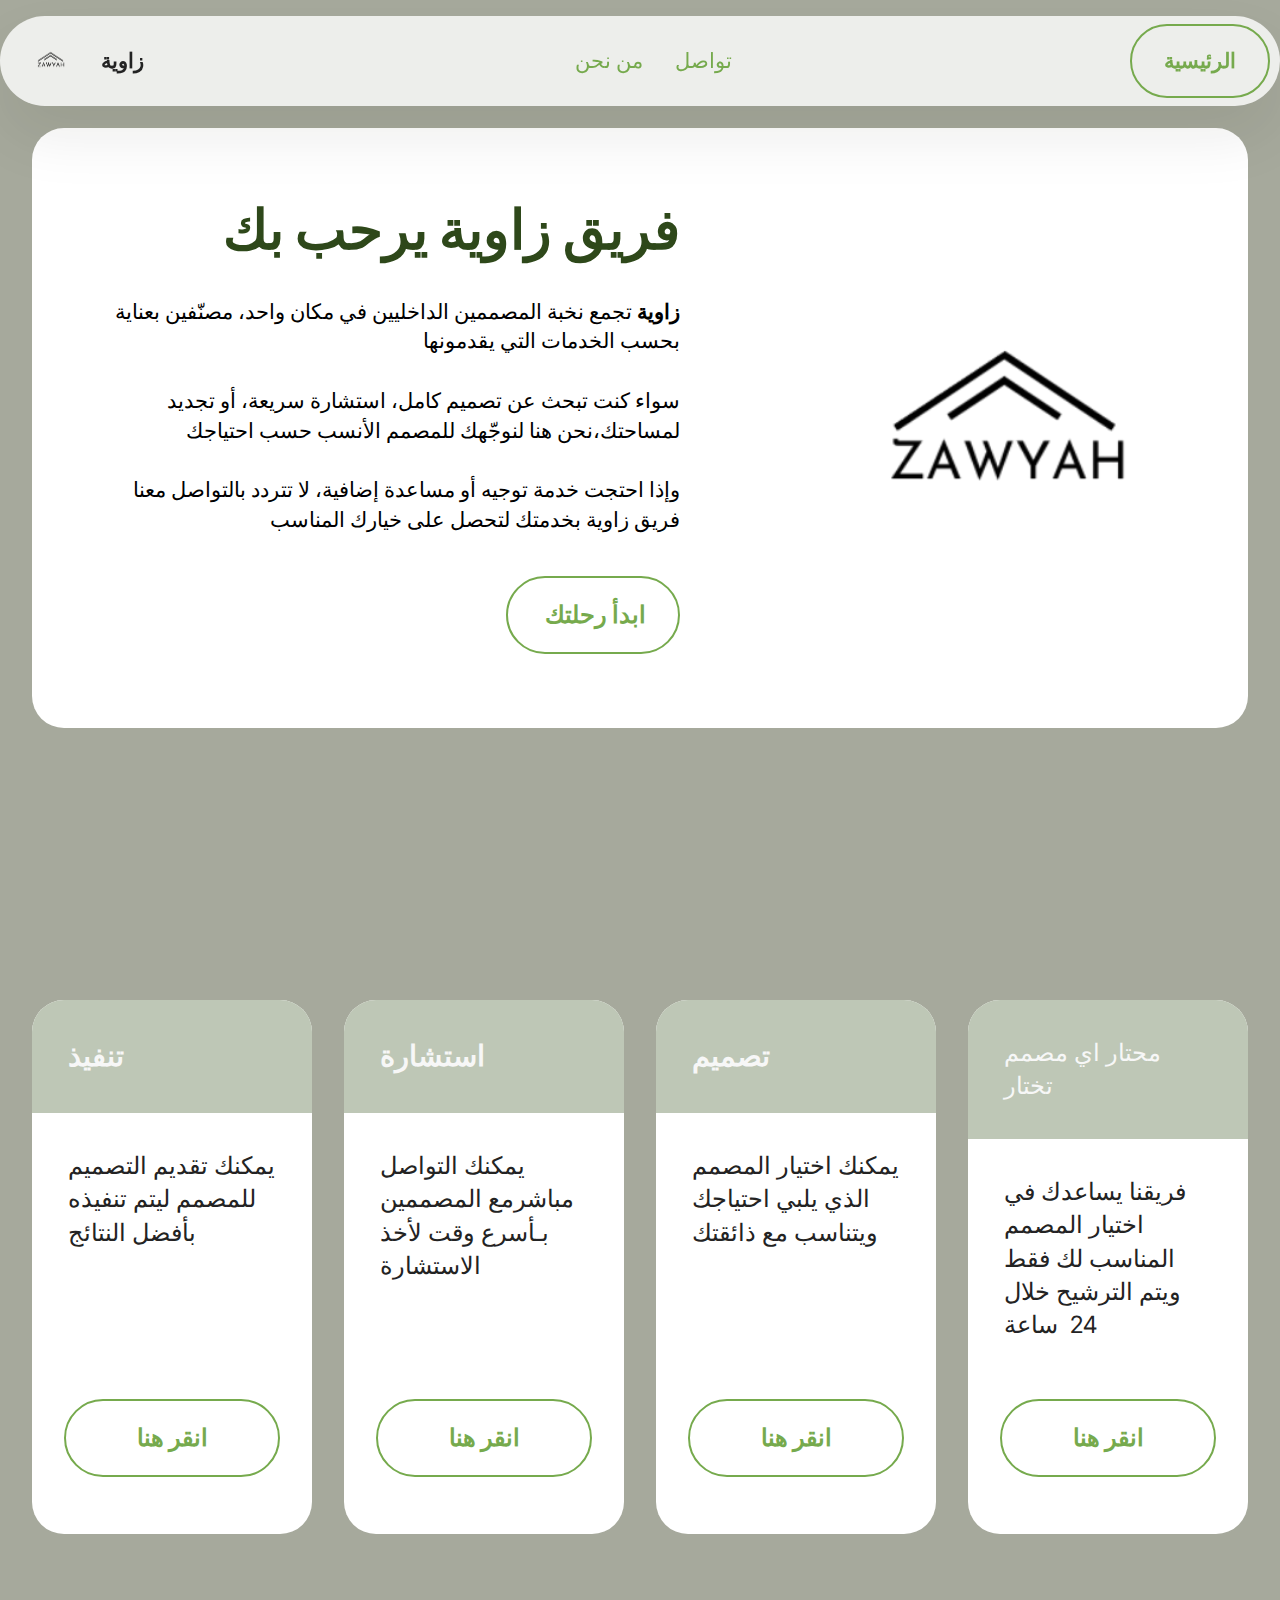
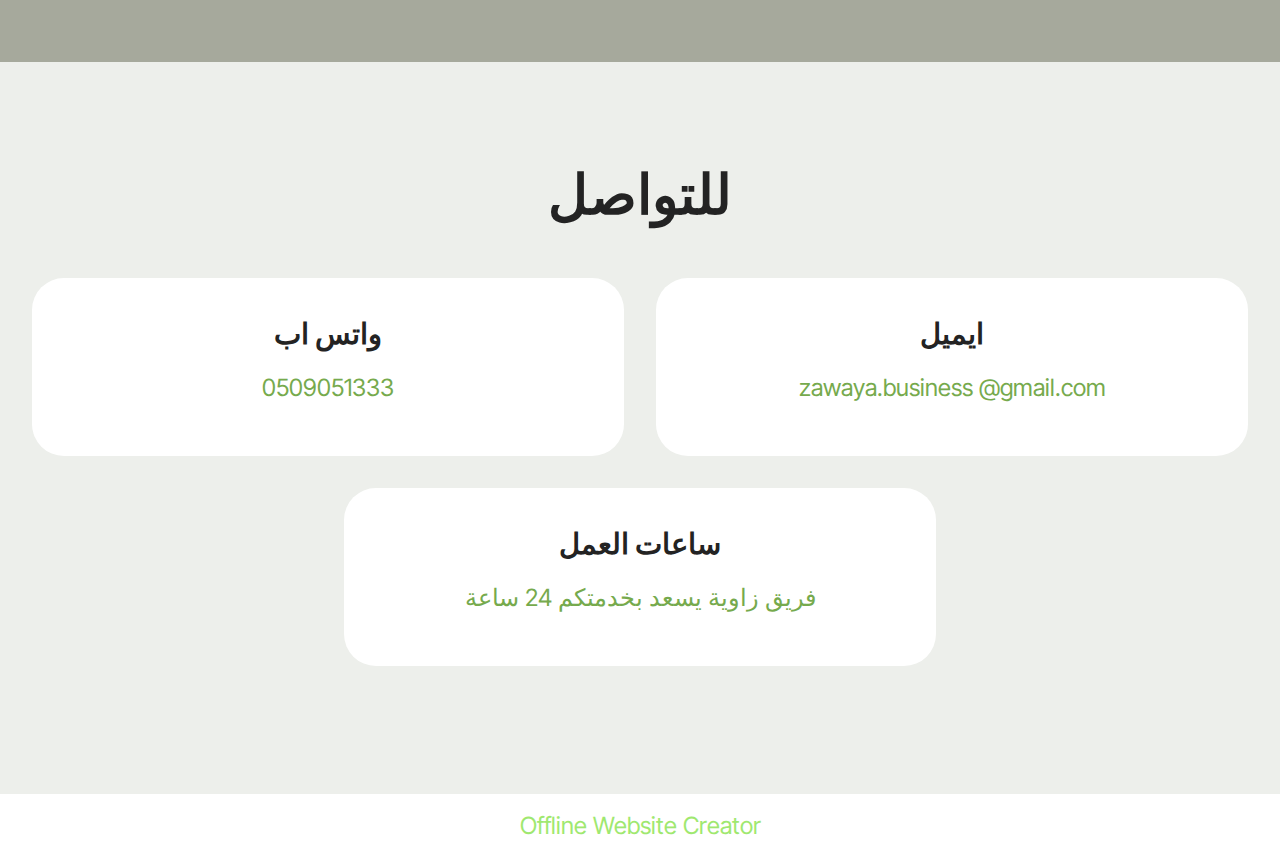
<file: index.html>
<!DOCTYPE html>
<html  >
<head>
  <!-- Site made with Mobirise Website Builder v6.0.1, https://mobirise.com -->
  <meta charset="UTF-8">
  <meta http-equiv="X-UA-Compatible" content="IE=edge">
  <meta name="generator" content="Mobirise v6.0.1, mobirise.com">
  <meta name="viewport" content="width=device-width, initial-scale=1, minimum-scale=1">
  <link rel="shortcut icon" href="assets/images/zawyah-p.png-137x137.png" type="image/x-icon">
  <meta name="description" content="">
  
  
  <title>Home</title>
  <link rel="stylesheet" href="assets/bootstrap/css/bootstrap.min.css">
  <link rel="stylesheet" href="assets/bootstrap/css/bootstrap-grid.min.css">
  <link rel="stylesheet" href="assets/bootstrap/css/bootstrap-reboot.min.css">
  <link rel="stylesheet" href="assets/dropdown/css/style.css">
  <link rel="stylesheet" href="assets/theme/css/style.css">
  <link rel="preload" href="https://fonts.googleapis.com/css?family=Inter+Tight:100,200,300,400,500,600,700,800,900,100i,200i,300i,400i,500i,600i,700i,800i,900i&display=swap" as="style" onload="this.onload=null;this.rel='stylesheet'">
  <noscript><link rel="stylesheet" href="https://fonts.googleapis.com/css?family=Inter+Tight:100,200,300,400,500,600,700,800,900,100i,200i,300i,400i,500i,600i,700i,800i,900i&display=swap"></noscript>
  <link rel="preload" as="style" href="assets/mobirise/css/mbr-additional.css?v=qNtA2K"><link rel="stylesheet" href="assets/mobirise/css/mbr-additional.css?v=qNtA2K" type="text/css">

  
  
  
</head>
<body>
  
  <section data-bs-version="5.1" class="menu menu5 cid-uIUjQ1onVE" once="menu" id="menu05-1">
	

	<nav class="navbar navbar-dropdown navbar-fixed-top navbar-expand-lg">
		<div class="container">
			<div class="navbar-brand">
				<span class="navbar-logo">
					<a href="https://mobiri.se">
						<img src="assets/images/zawyah-p.png-137x137.png" alt="Mobirise Website Builder" style="height: 4.3rem;">
					</a>
				</span>
				<span class="navbar-caption-wrap"><a class="navbar-caption text-black display-4" href="https://mobiri.se">زاوية</a></span>
			</div>
			<button class="navbar-toggler" type="button" data-toggle="collapse" data-bs-toggle="collapse" data-target="#navbarSupportedContent" data-bs-target="#navbarSupportedContent" aria-controls="navbarNavAltMarkup" aria-expanded="false" aria-label="Toggle navigation">
				<div class="hamburger">
					<span></span>
					<span></span>
					<span></span>
					<span></span>
				</div>
			</button>
			<div class="collapse navbar-collapse" id="navbarSupportedContent">
				<ul class="navbar-nav nav-dropdown" data-app-modern-menu="true"><li class="nav-item">
						<a class="nav-link link text-warning text-primary display-4" href="index.html#article05-i">من نحن</a>
					</li>
					
					<li class="nav-item">
						<a class="nav-link link text-warning text-primary display-4" href="https://wa.me/9660509051333">تواصل</a>
					</li></ul>
				<div class="navbar-buttons mbr-section-btn"><a class="btn btn-warning-outline display-4" href="index.html#article05-i">الرئيسية</a></div>
			</div>
		</div>
	</nav>
</section>

<section data-bs-version="5.1" class="start article05 cid-uJvcDmPRK9" id="article05-i">
  

  
  

  <div class="container">
    <div class="row justify-content-center align-items-center">
      <div class="col-12">
        <div class="card-wrapper">
          <div class="row">
            <div class="col-12 col-md-12 col-lg-5 image-wrapper">
              <img class="w-100" src="assets/images/zawyah-p.png-500x500.png" alt="Mobirise Website Builder">
            </div>
            <div class="col-12 col-lg col-md-12">
              <div class="text-wrapper align-left">
                <h1 class="mbr-section-title mbr-fonts-style mb-4 display-2"><strong>فريق زاوية يرحب بك</strong></h1>
                <p class="mbr-text mbr-fonts-style mb-4 display-4"><strong>زاوية</strong> تجمع نخبة المصممين الداخليين في مكان واحد، مصنّفين بعناية <br>بحسب الخدمات التي يقدمونها<br>
<br>سواء كنت تبحث عن تصميم كامل، استشارة سريعة، أو تجديد <br>لمساحتك،نحن هنا لنوجّهك للمصمم الأنسب حسب احتياجك
<br><br>وإذا احتجت خدمة توجيه أو مساعدة إضافية، لا تتردد بالتواصل معنا<br>فريق زاوية بخدمتك لتحصل على خيارك المناسب<br>
                </p>
                <div class="mbr-section-btn mt-3"><a class="btn btn-lg btn-warning-outline display-7" href="index.html#pricing01-c">&nbsp;ابدأ رحلتك</a></div>
              </div>
            </div>
          </div>
        </div>
      </div>
    </div>
  </div>
</section>

<section data-bs-version="5.1" class="pricing1 cid-uJ67QU44bG" id="pricing01-c">
  
  
  <div class="container">
    <div class="row justify-content-center">
      <div class="col-12 content-head">
        <div class="mbr-section-head mb-5">
          <h4 class="mbr-section-title mbr-fonts-style align-center mb-0 display-2"></h4>
          
        </div>
      </div>
    </div>
    <div class="row"> 
      <div class="item features-without-image col-12 col-md-6 col-lg-3 item-mb active">
        <div class="item-wrapper">
          <div class="item-head">
            <h5 class="item-title mbr-fonts-style mb-0 display-5"><strong>تنفيذ</strong></h5>
            <h6 class="item-subtitle mbr-fonts-style mt-0 mb-0 display-7"></h6>
          </div>
          <div class="item-content">
            <p class="mbr-text mbr-fonts-style display-7">يمكنك تقديم التصميم للمصمم ليتم تنفيذه بأفضل النتائج&nbsp;</p>
          </div>
          <div class="mbr-section-btn item-footer"><a href="page3.html" class="btn item-btn btn-warning-outline display-7" target="_blank">انقر هنا</a></div>
        </div>
      </div><div class="item features-without-image col-12 col-md-6 col-lg-3 item-mb">
        <div class="item-wrapper">
          <div class="item-head">
            <h5 class="item-title mbr-fonts-style mb-0 display-5"><strong>استشارة</strong></h5>
            <h6 class="item-subtitle mbr-fonts-style mt-0 mb-0 display-7"></h6>
          </div>
          <div class="item-content">
            <p class="mbr-text mbr-fonts-style display-7">يمكنك التواصل مباشرمع المصممين بـأسرع وقت لأخذ الاستشارة&nbsp;</p>
          </div>
          <div class="mbr-section-btn item-footer"><a href="page1.html" class="btn item-btn btn-warning-outline display-7" target="_blank">انقر هنا</a></div>
        </div>
      </div><div class="item features-without-image col-12 col-md-6 col-lg-3 item-mb">
        <div class="item-wrapper">
          <div class="item-head">
            <h5 class="item-title mbr-fonts-style mb-0 display-5"><strong>تصميم</strong></h5>
            <h6 class="item-subtitle mbr-fonts-style mt-0 mb-0 display-7"></h6>
          </div>
          <div class="item-content">
            <p class="mbr-text mbr-fonts-style display-7">يمكنك اختيار المصمم الذي يلبي احتياجك ويتناسب مع ذائقتك</p>
          </div>
          <div class="mbr-section-btn item-footer"><a href="page2.html" class="btn item-btn btn-warning-outline display-7" target="_blank">انقر هنا</a></div>
        </div>
      </div><div class="item features-without-image col-12 col-md-6 col-lg-3 item-mb">
        <div class="item-wrapper">
          <div class="item-head">
            <h5 class="item-title mbr-fonts-style mb-0 display-7">محتار اي مصمم تختار</h5>
            <h6 class="item-subtitle mbr-fonts-style mt-0 mb-0 display-7"></h6>
          </div>
          <div class="item-content">
            <p class="mbr-text mbr-fonts-style display-7">فريقنا يساعدك في اختيار المصمم المناسب لك فقط&nbsp;&nbsp;<br>ويتم الترشيح خلال 24&nbsp; ساعة&nbsp;</p>
          </div>
          <div class="mbr-section-btn item-footer"><a href="page4.html" class="btn item-btn btn-warning-outline display-7" target="_blank">انقر هنا</a></div>
        </div>
      </div>

      

      
      
    </div>
  </div>
</section>

<section data-bs-version="5.1" class="contacts01 cid-uJ6a2gDdM8" id="contacts01-d">
    

    
    
    <div class="container">
        <div class="row justify-content-center">
            <div class="col-12 content-head">
                <div class="mbr-section-head mb-5">
                    <h3 class="mbr-section-title mbr-fonts-style align-center mb-0 display-2"><strong>للتواصل</strong></h3>
                    
                </div>
            </div>
        </div>
        <div class="row">
            <div class="item features-without-image col-12 col-md-6 active">
                <div class="item-wrapper">
                    <div class="text-wrapper">
                        <h6 class="card-title mbr-fonts-style mb-3 display-5"><strong>واتس اب</strong></h6>
                        <p class="mbr-text mbr-fonts-style display-7">0509051333</p>
                    </div>
                </div>
            </div>
            <div class="item features-without-image col-12 col-md-6">
                <div class="item-wrapper">
                    <div class="text-wrapper">
                        <h6 class="card-title mbr-fonts-style mb-3 display-5"><strong>ايميل</strong></h6>
                        <p class="mbr-text mbr-fonts-style display-7">zawaya.business @gmail.com</p>
                    </div>
                </div>
            </div>
            
            <div class="item features-without-image col-12 col-md-6">
                <div class="item-wrapper">
                    <div class="text-wrapper">
                        <h6 class="card-title mbr-fonts-style mb-3 display-5"><strong>ساعات العمل</strong></h6>
                        <p class="mbr-text mbr-fonts-style display-7">فريق زاوية يسعد بخدمتكم 24 ساعة</p>
                    </div>
                </div>
            </div>
        </div>
    </div>
</section><section class="display-7" style="padding: 0;align-items: center;justify-content: center;flex-wrap: wrap;    align-content: center;display: flex;position: relative;height: 4rem;"><a href="https://mobiri.se/" style="flex: 1 1;height: 4rem;position: absolute;width: 100%;z-index: 1;"><img alt="" style="height: 4rem;" src="[data-uri]"></a><p style="margin: 0;text-align: center;" class="display-7">&#8204;</p><a style="z-index:1" href="https://mobirise.com/offline-website-builder.html">Offline Website Creator</a></section><script src="assets/bootstrap/js/bootstrap.bundle.min.js"></script>  <script src="assets/smoothscroll/smooth-scroll.js"></script>  <script src="assets/ytplayer/index.js"></script>  <script src="assets/dropdown/js/navbar-dropdown.js"></script>  <script src="assets/theme/js/script.js"></script>  
  
  
</body>
</html>
</file>
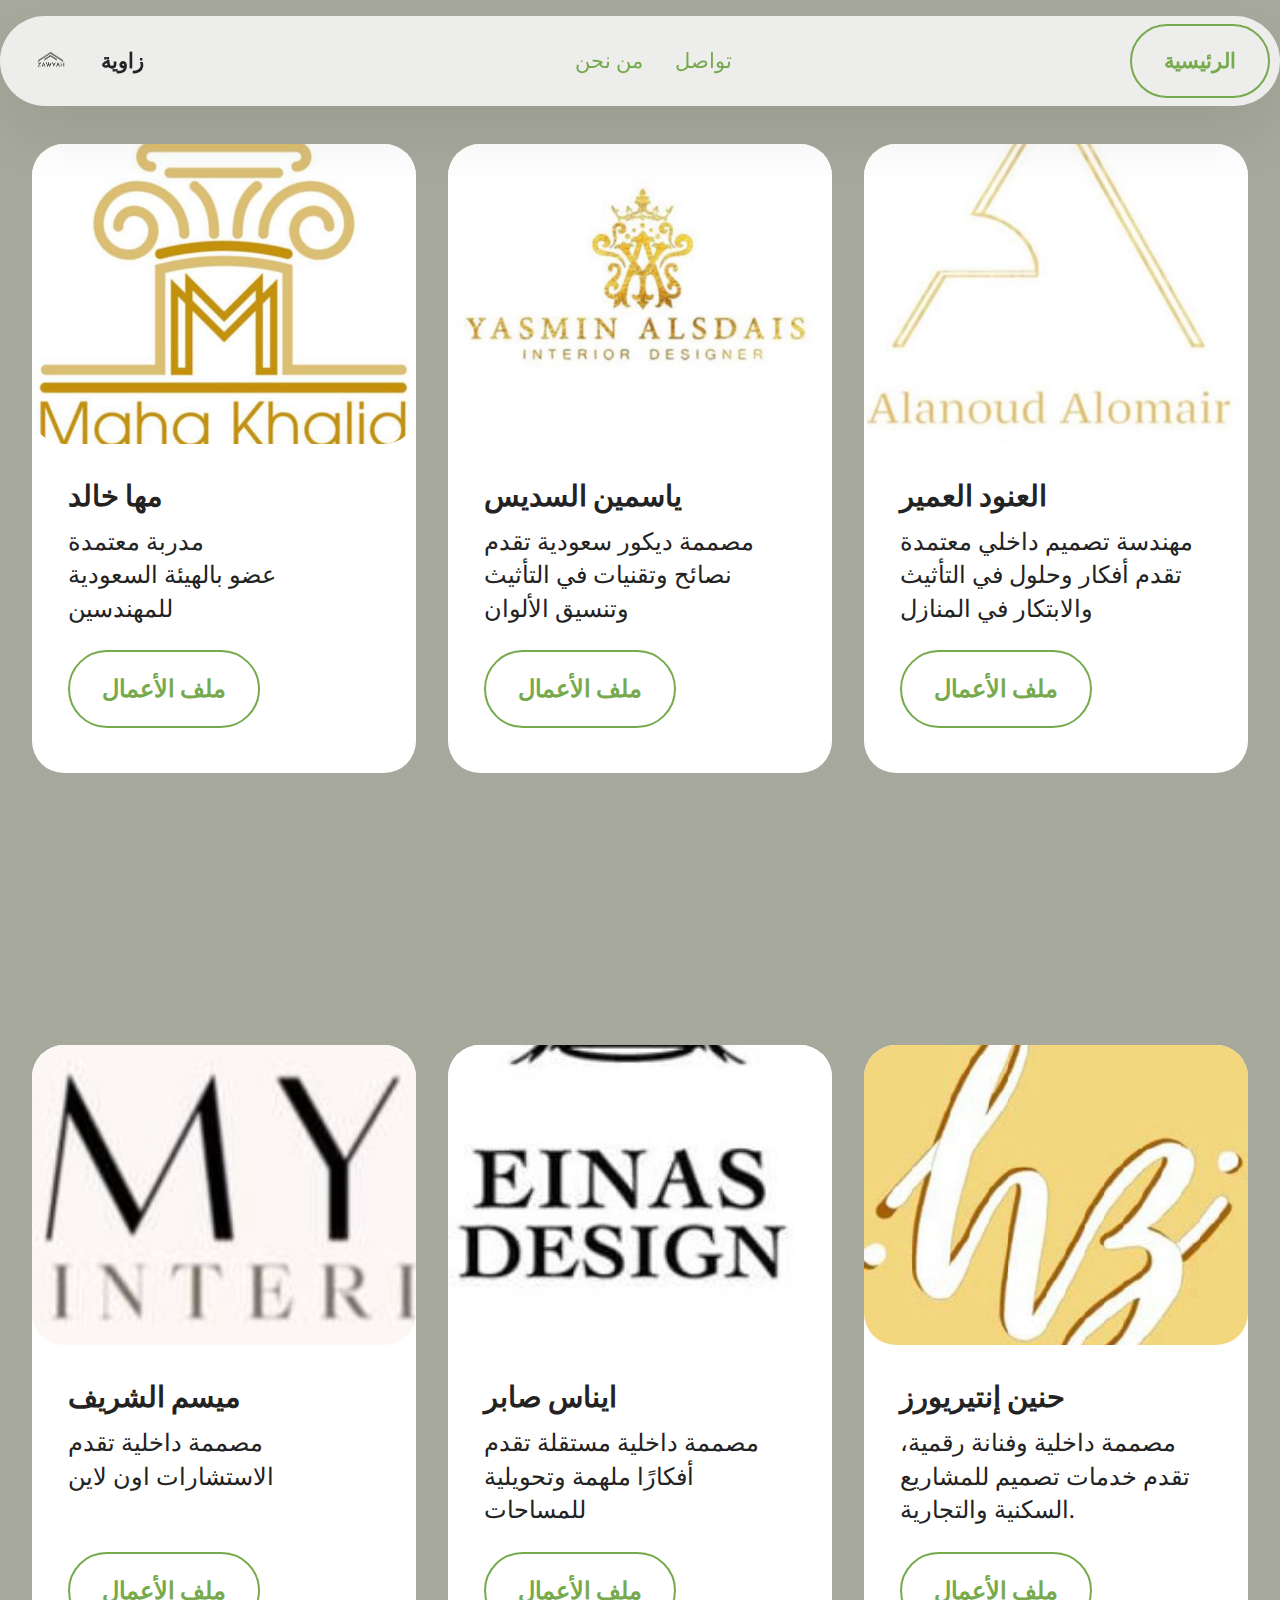
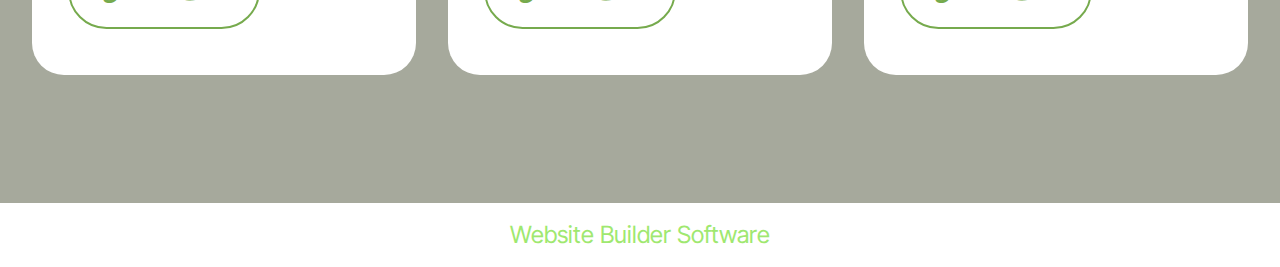
<file: page1.html>
<!DOCTYPE html>
<html  >
<head>
  <!-- Site made with Mobirise Website Builder v6.0.1, https://mobirise.com -->
  <meta charset="UTF-8">
  <meta http-equiv="X-UA-Compatible" content="IE=edge">
  <meta name="generator" content="Mobirise v6.0.1, mobirise.com">
  <meta name="viewport" content="width=device-width, initial-scale=1, minimum-scale=1">
  <link rel="shortcut icon" href="assets/images/zawyah-p.png-137x137.png" type="image/x-icon">
  <meta name="description" content="">
  
  
  <title>استشاره</title>
  <link rel="stylesheet" href="assets/bootstrap/css/bootstrap.min.css">
  <link rel="stylesheet" href="assets/bootstrap/css/bootstrap-grid.min.css">
  <link rel="stylesheet" href="assets/bootstrap/css/bootstrap-reboot.min.css">
  <link rel="stylesheet" href="assets/dropdown/css/style.css">
  <link rel="stylesheet" href="assets/theme/css/style.css">
  <link rel="preload" href="https://fonts.googleapis.com/css?family=Inter+Tight:100,200,300,400,500,600,700,800,900,100i,200i,300i,400i,500i,600i,700i,800i,900i&display=swap" as="style" onload="this.onload=null;this.rel='stylesheet'">
  <noscript><link rel="stylesheet" href="https://fonts.googleapis.com/css?family=Inter+Tight:100,200,300,400,500,600,700,800,900,100i,200i,300i,400i,500i,600i,700i,800i,900i&display=swap"></noscript>
  <link rel="preload" as="style" href="assets/mobirise/css/mbr-additional.css?v=82HB8z"><link rel="stylesheet" href="assets/mobirise/css/mbr-additional.css?v=82HB8z" type="text/css">

  
  
  
</head>
<body>
  
  <section data-bs-version="5.1" class="menu menu5 cid-uIUjQ1onVE" once="menu" id="menu05-3">
	

	<nav class="navbar navbar-dropdown navbar-fixed-top navbar-expand-lg">
		<div class="container">
			<div class="navbar-brand">
				<span class="navbar-logo">
					<a href="https://mobiri.se">
						<img src="assets/images/zawyah-p.png-137x137.png" alt="Mobirise Website Builder" style="height: 4.3rem;">
					</a>
				</span>
				<span class="navbar-caption-wrap"><a class="navbar-caption text-black display-4" href="https://mobiri.se">زاوية</a></span>
			</div>
			<button class="navbar-toggler" type="button" data-toggle="collapse" data-bs-toggle="collapse" data-target="#navbarSupportedContent" data-bs-target="#navbarSupportedContent" aria-controls="navbarNavAltMarkup" aria-expanded="false" aria-label="Toggle navigation">
				<div class="hamburger">
					<span></span>
					<span></span>
					<span></span>
					<span></span>
				</div>
			</button>
			<div class="collapse navbar-collapse" id="navbarSupportedContent">
				<ul class="navbar-nav nav-dropdown" data-app-modern-menu="true"><li class="nav-item">
						<a class="nav-link link text-warning text-primary display-4" href="index.html#article05-i">من نحن</a>
					</li>
					
					<li class="nav-item">
						<a class="nav-link link text-warning text-primary display-4" href="https://wa.me/9660509051333">تواصل</a>
					</li></ul>
				<div class="navbar-buttons mbr-section-btn"><a class="btn btn-warning-outline display-4" href="index.html#article05-i">الرئيسية</a></div>
			</div>
		</div>
	</nav>
</section>

<section data-bs-version="5.1" class="features4 start cid-uIUkNfnA50" id="features04-4">
	
	
	<div class="container">
		<div class="row justify-content-center">
			<div class="col-12 content-head">
				<div class="mbr-section-head mb-5">
					<h4 class="mbr-section-title mbr-fonts-style align-center mb-0 display-2"></h4>
					
					
				</div>
			</div>
		</div>
		<div class="row">
			<div class="item features-image col-12 col-md-6 col-lg-4">
				<div class="item-wrapper">
					<div class="item-img">
						<img src="assets/images/photo-5794118759177375374-x.jpg-620x565.jpg" alt="Mobirise Website Builder">
					</div>
					<div class="item-content">
						<h5 class="item-title mbr-fonts-style display-5"><strong>مها خالد</strong></h5>
						<p class="mbr-text mbr-fonts-style display-7">مدربة معتمدة<br>عضو بالهيئة السعودية للمهندسين</p>
						<div class="mbr-section-btn item-footer"><a href="https://www.instagram.com/reham_almutlaq?igsh=ZzN5OGtocW51bTgy" class="btn item-btn btn-warning-outline display-7" target="_blank">ملف الأعمال</a></div>
					</div>

				</div>
			</div>
			<div class="item features-image col-12 col-md-6 col-lg-4">
				<div class="item-wrapper">
					<div class="item-img">
						<img src="assets/images/photo-5794118759177375384-x.jpg-668x513.jpg" alt="Mobirise Website Builder">
					</div>
					<div class="item-content">
						<h5 class="item-title mbr-fonts-style display-5"><strong>ياسمين السديس</strong></h5>
						<p class="mbr-text mbr-fonts-style display-7">مصممة ديكور سعودية تقدم نصائح وتقنيات في التأثيث وتنسيق الألوان</p>
						<div class="mbr-section-btn item-footer"><a href="https://www.instagram.com/yasmininteriors?igsh=cndueTllZDd6dXJp" class="btn item-btn btn-warning-outline display-7" target="_blank">ملف الأعمال</a></div>
					</div>
				</div>
			</div>
			<div class="item features-image col-12 col-md-6 col-lg-4">
				<div class="item-wrapper">
					<div class="item-img">
						<img src="assets/images/photo-5794118759177375385-x.jpg-542x542.jpg" alt="Mobirise Website Builder">
					</div>
					<div class="item-content">
						<h5 class="item-title mbr-fonts-style display-5"><strong>العنود العمير</strong></h5>
						<p class="mbr-text mbr-fonts-style display-7">مهندسة تصميم داخلي معتمدة تقدم أفكار وحلول في التأثيث والابتكار في المنازل<br>
						</p>
						<div class="mbr-section-btn item-footer"><a href="https://www.instagram.com/alanouddesigner?igsh=OXg2djk2ajVhZnoz" class="btn item-btn btn-warning-outline display-7" target="_blank">ملف الأعمال</a></div>
					</div>
				</div>
			</div>
		</div>
	</div>
</section>

<section data-bs-version="5.1" class="features4 start cid-uIUkNuO2VU" id="features04-5">
	
	
	<div class="container">
		<div class="row justify-content-center">
			<div class="col-12 content-head">
				<div class="mbr-section-head mb-5">
					<h4 class="mbr-section-title mbr-fonts-style align-center mb-0 display-2"></h4>
					
					
				</div>
			</div>
		</div>
		<div class="row">
			<div class="item features-image col-12 col-md-6 col-lg-4">
				<div class="item-wrapper">
					<div class="item-img">
						<img src="assets/images/photo-5794118759177375513-x.jpg-436x207.jpeg" alt="Mobirise Website Builder">
					</div>
					<div class="item-content">
						<h5 class="item-title mbr-fonts-style display-5"><strong>ميسم الشريف</strong></h5>
						<p class="mbr-text mbr-fonts-style display-7">مصممة داخلية تقدم الاستشارات اون لاين</p>
						<div class="mbr-section-btn item-footer"><a href="https://www.instagram.com/myasim_interior/" class="btn item-btn btn-warning-outline display-7" target="_blank">ملف الأعمال</a></div>
					</div>

				</div>
			</div>
			<div class="item features-image col-12 col-md-6 col-lg-4">
				<div class="item-wrapper">
					<div class="item-img">
						<img src="assets/images/photo-5794118759177375492-x.jpg-3-476x312.jpeg" alt="Mobirise Website Builder">
					</div>
					<div class="item-content">
						<h5 class="item-title mbr-fonts-style display-5"><strong>ايناس صابر</strong></h5>
						<p class="mbr-text mbr-fonts-style display-7">مصممة داخلية مستقلة تقدم أفكارًا ملهمة وتحويلية للمساحات</p>
						<div class="mbr-section-btn item-footer"><a href="https://www.instagram.com/einasdesign/" class="btn item-btn btn-warning-outline display-7" target="_blank">ملف الأعمال</a></div>
					</div>
				</div>
			</div>
			<div class="item features-image col-12 col-md-6 col-lg-4">
				<div class="item-wrapper">
					<div class="item-img">
						<img src="assets/images/photo-5794118759177375490-m.jpg-320x312.jpg" alt="Mobirise Website Builder">
					</div>
					<div class="item-content">
						<h5 class="item-title mbr-fonts-style display-5"><strong>حنين إنتيريورز</strong></h5>
						<p class="mbr-text mbr-fonts-style display-7">مصممة داخلية وفنانة رقمية، تقدم خدمات تصميم للمشاريع السكنية والتجارية.<br>
						</p>
						<div class="mbr-section-btn item-footer"><a href="https://www.instagram.com/haneen.interiors/" class="btn item-btn btn-warning-outline display-7" target="_blank">ملف الأعمال</a></div>
					</div>
				</div>
			</div>
		</div>
	</div>
</section><section class="display-7" style="padding: 0;align-items: center;justify-content: center;flex-wrap: wrap;    align-content: center;display: flex;position: relative;height: 4rem;"><a href="https://mobiri.se/" style="flex: 1 1;height: 4rem;position: absolute;width: 100%;z-index: 1;"><img alt="" style="height: 4rem;" src="[data-uri]"></a><p style="margin: 0;text-align: center;" class="display-7">&#8204;</p><a style="z-index:1" href="https://mobirise.com"> Website Builder Software</a></section><script src="assets/bootstrap/js/bootstrap.bundle.min.js"></script>  <script src="assets/smoothscroll/smooth-scroll.js"></script>  <script src="assets/ytplayer/index.js"></script>  <script src="assets/dropdown/js/navbar-dropdown.js"></script>  <script src="assets/theme/js/script.js"></script>  
  
  
</body>
</html>
</file>
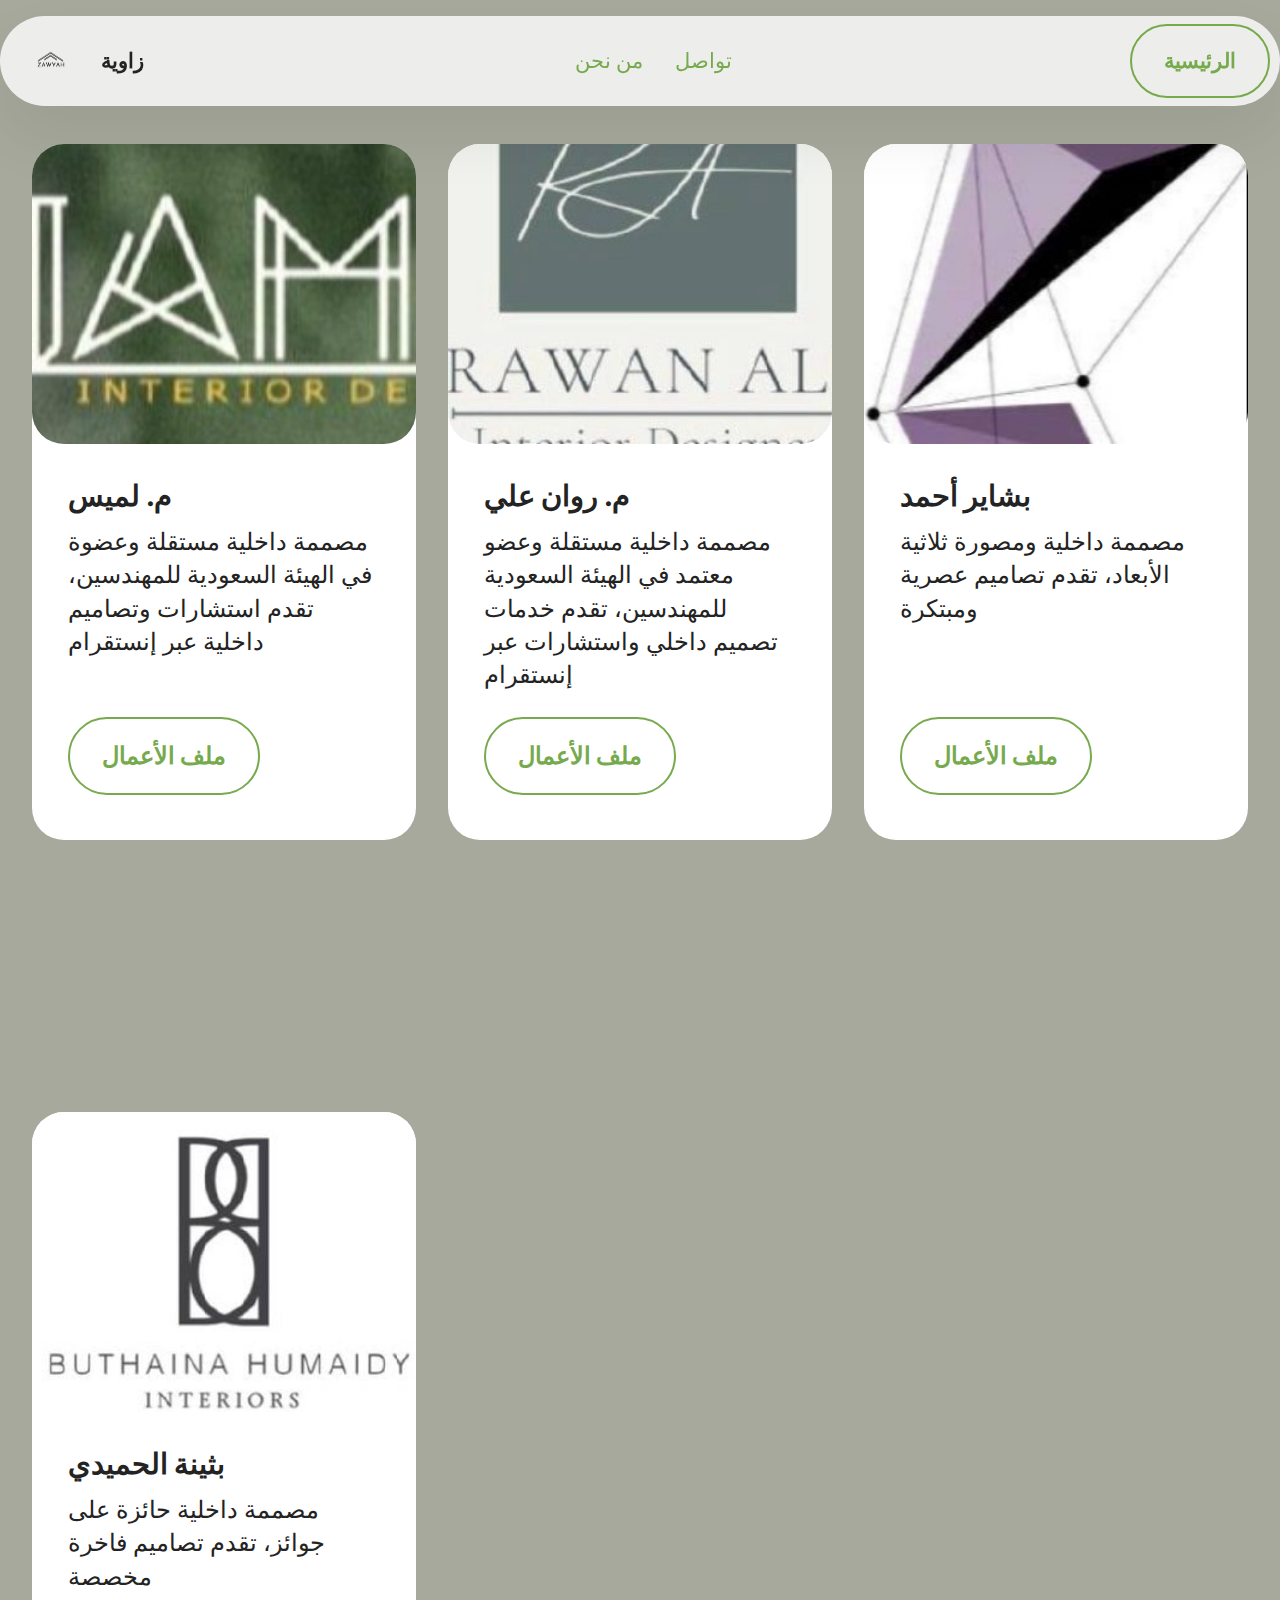
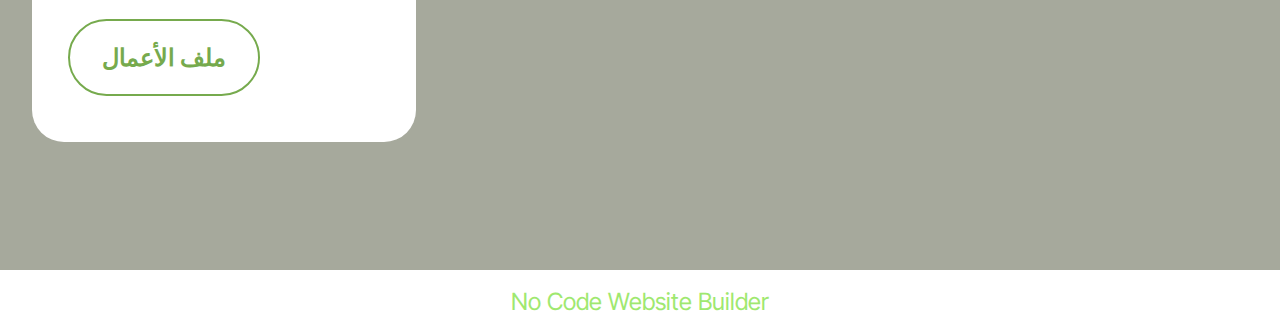
<file: page2.html>
<!DOCTYPE html>
<html  >
<head>
  <!-- Site made with Mobirise Website Builder v6.0.1, https://mobirise.com -->
  <meta charset="UTF-8">
  <meta http-equiv="X-UA-Compatible" content="IE=edge">
  <meta name="generator" content="Mobirise v6.0.1, mobirise.com">
  <meta name="viewport" content="width=device-width, initial-scale=1, minimum-scale=1">
  <link rel="shortcut icon" href="assets/images/zawyah-p.png-137x137.png" type="image/x-icon">
  <meta name="description" content="">
  
  
  <title>تصميم</title>
  <link rel="stylesheet" href="assets/bootstrap/css/bootstrap.min.css">
  <link rel="stylesheet" href="assets/bootstrap/css/bootstrap-grid.min.css">
  <link rel="stylesheet" href="assets/bootstrap/css/bootstrap-reboot.min.css">
  <link rel="stylesheet" href="assets/dropdown/css/style.css">
  <link rel="stylesheet" href="assets/theme/css/style.css">
  <link rel="preload" href="https://fonts.googleapis.com/css?family=Inter+Tight:100,200,300,400,500,600,700,800,900,100i,200i,300i,400i,500i,600i,700i,800i,900i&display=swap" as="style" onload="this.onload=null;this.rel='stylesheet'">
  <noscript><link rel="stylesheet" href="https://fonts.googleapis.com/css?family=Inter+Tight:100,200,300,400,500,600,700,800,900,100i,200i,300i,400i,500i,600i,700i,800i,900i&display=swap"></noscript>
  <link rel="preload" as="style" href="assets/mobirise/css/mbr-additional.css?v=sD3rra"><link rel="stylesheet" href="assets/mobirise/css/mbr-additional.css?v=sD3rra" type="text/css">

  
  
  
</head>
<body>
  
  <section data-bs-version="5.1" class="menu menu5 cid-uIUjQ1onVE" once="menu" id="menu05-6">
	

	<nav class="navbar navbar-dropdown navbar-fixed-top navbar-expand-lg">
		<div class="container">
			<div class="navbar-brand">
				<span class="navbar-logo">
					<a href="https://mobiri.se">
						<img src="assets/images/zawyah-p.png-137x137.png" alt="Mobirise Website Builder" style="height: 4.3rem;">
					</a>
				</span>
				<span class="navbar-caption-wrap"><a class="navbar-caption text-black display-4" href="https://mobiri.se">زاوية</a></span>
			</div>
			<button class="navbar-toggler" type="button" data-toggle="collapse" data-bs-toggle="collapse" data-target="#navbarSupportedContent" data-bs-target="#navbarSupportedContent" aria-controls="navbarNavAltMarkup" aria-expanded="false" aria-label="Toggle navigation">
				<div class="hamburger">
					<span></span>
					<span></span>
					<span></span>
					<span></span>
				</div>
			</button>
			<div class="collapse navbar-collapse" id="navbarSupportedContent">
				<ul class="navbar-nav nav-dropdown" data-app-modern-menu="true"><li class="nav-item">
						<a class="nav-link link text-warning text-primary display-4" href="index.html#article05-i">من نحن</a>
					</li>
					
					<li class="nav-item">
						<a class="nav-link link text-warning text-primary display-4" href="https://wa.me/9660509051333">تواصل</a>
					</li></ul>
				<div class="navbar-buttons mbr-section-btn"><a class="btn btn-warning-outline display-4" href="index.html#article05-i">الرئيسية</a></div>
			</div>
		</div>
	</nav>
</section>

<section data-bs-version="5.1" class="features4 start cid-uIUlWk1Vn1" id="features04-a">
	
	
	<div class="container">
		<div class="row justify-content-center">
			<div class="col-12 content-head">
				<div class="mbr-section-head mb-5">
					<h4 class="mbr-section-title mbr-fonts-style align-center mb-0 display-2"></h4>
					
					
				</div>
			</div>
		</div>
		<div class="row">
			<div class="item features-image col-12 col-md-6 col-lg-4">
				<div class="item-wrapper">
					<div class="item-img">
						<img src="assets/images/photo-5794118759177375510-m.jpg-1-320x251.jpeg" alt="Mobirise Website Builder">
					</div>
					<div class="item-content">
						<h5 class="item-title mbr-fonts-style display-5"><strong>م. لميس</strong></h5>
						<p class="mbr-text mbr-fonts-style display-7">مصممة داخلية مستقلة وعضوة في الهيئة السعودية للمهندسين، تقدم استشارات وتصاميم داخلية عبر إنستقرام</p>
						<div class="mbr-section-btn item-footer"><a href="https://www.instagram.com/designer.lames/" class="btn item-btn btn-warning-outline display-7" target="_blank">ملف الأعمال</a></div>
					</div>

				</div>
			</div>
			<div class="item features-image col-12 col-md-6 col-lg-4">
				<div class="item-wrapper">
					<div class="item-img">
						<img src="assets/images/photo-5794118759177375511-m.jpg-320x306.jpeg" alt="Mobirise Website Builder">
					</div>
					<div class="item-content">
						<h5 class="item-title mbr-fonts-style display-5"><strong>م. روان علي</strong></h5>
						<p class="mbr-text mbr-fonts-style display-7">مصممة داخلية مستقلة وعضو معتمد في الهيئة السعودية للمهندسين، تقدم خدمات تصميم داخلي واستشارات عبر إنستقرام</p>
						<div class="mbr-section-btn item-footer"><a href="https://www.instagram.com/rawanali.interiors/" class="btn item-btn btn-warning-outline display-7" target="_blank">ملف الأعمال</a></div>
					</div>
				</div>
			</div>
			<div class="item features-image col-12 col-md-6 col-lg-4">
				<div class="item-wrapper">
					<div class="item-img">
						<img src="assets/images/photo-5794118759177375491-x.jpg-299x486.jpeg" alt="Mobirise Website Builder">
					</div>
					<div class="item-content">
						<h5 class="item-title mbr-fonts-style display-5"><strong>بشاير أحمد</strong></h5>
						<p class="mbr-text mbr-fonts-style display-7">مصممة داخلية ومصورة ثلاثية الأبعاد، تقدم تصاميم عصرية ومبتكرة<br>
						</p>
						<div class="mbr-section-btn item-footer"><a href="https://www.instagram.com/bashayerahmad91/" class="btn item-btn btn-warning-outline display-7" target="_blank">ملف الأعمال</a></div>
					</div>
				</div>
			</div>
		</div>
	</div>
</section>

<section data-bs-version="5.1" class="features4 start cid-uIUlWDzAxU" id="features04-b">
	
	
	<div class="container">
		<div class="row justify-content-center">
			<div class="col-12 content-head">
				<div class="mbr-section-head mb-5">
					<h4 class="mbr-section-title mbr-fonts-style align-center mb-0 display-2"></h4>
					
					
				</div>
			</div>
		</div>
		<div class="row">
			<div class="item features-image col-12 col-md-6 col-lg-4">
				<div class="item-wrapper">
					<div class="item-img">
						<img src="assets/images/photo-5794118759177375509-m-1.jpg-320x300.jpg" alt="Mobirise Website Builder">
					</div>
					<div class="item-content">
						<h5 class="item-title mbr-fonts-style display-5"><strong>بثينة الحميدي</strong></h5>
						<p class="mbr-text mbr-fonts-style display-7">مصممة داخلية حائزة على جوائز، تقدم تصاميم فاخرة مخصصة</p>
						<div class="mbr-section-btn item-footer"><a href="https://www.instagram.com/buthainahumaidy/" class="btn item-btn btn-warning-outline display-7" target="_blank">ملف الأعمال</a></div>
					</div>

				</div>
			</div>
			
			
		</div>
	</div>
</section><section class="display-7" style="padding: 0;align-items: center;justify-content: center;flex-wrap: wrap;    align-content: center;display: flex;position: relative;height: 4rem;"><a href="https://mobiri.se/" style="flex: 1 1;height: 4rem;position: absolute;width: 100%;z-index: 1;"><img alt="" style="height: 4rem;" src="[data-uri]"></a><p style="margin: 0;text-align: center;" class="display-7">&#8204;</p><a style="z-index:1" href="https://mobirise.com/builder/no-code-website-builder.html">No Code Website Builder</a></section><script src="assets/bootstrap/js/bootstrap.bundle.min.js"></script>  <script src="assets/smoothscroll/smooth-scroll.js"></script>  <script src="assets/ytplayer/index.js"></script>  <script src="assets/dropdown/js/navbar-dropdown.js"></script>  <script src="assets/theme/js/script.js"></script>  
  
  
</body>
</html>
</file>
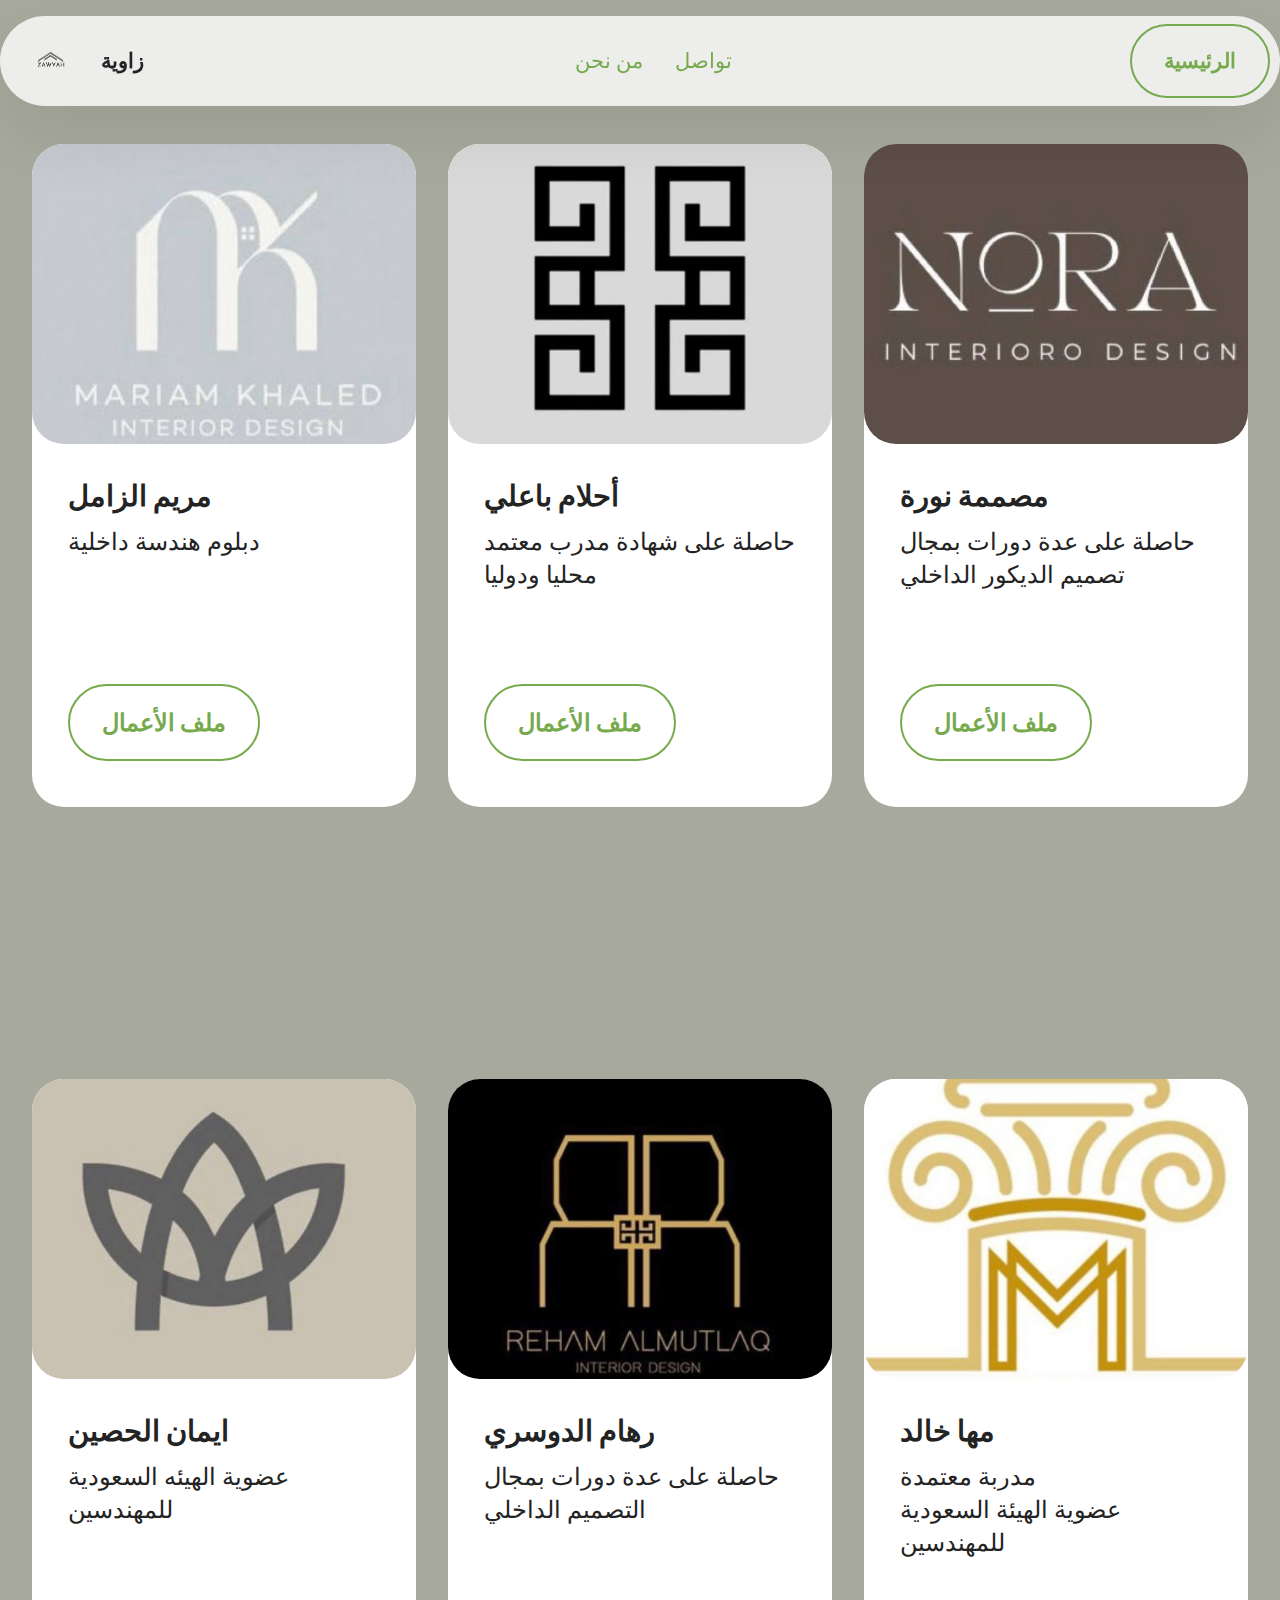
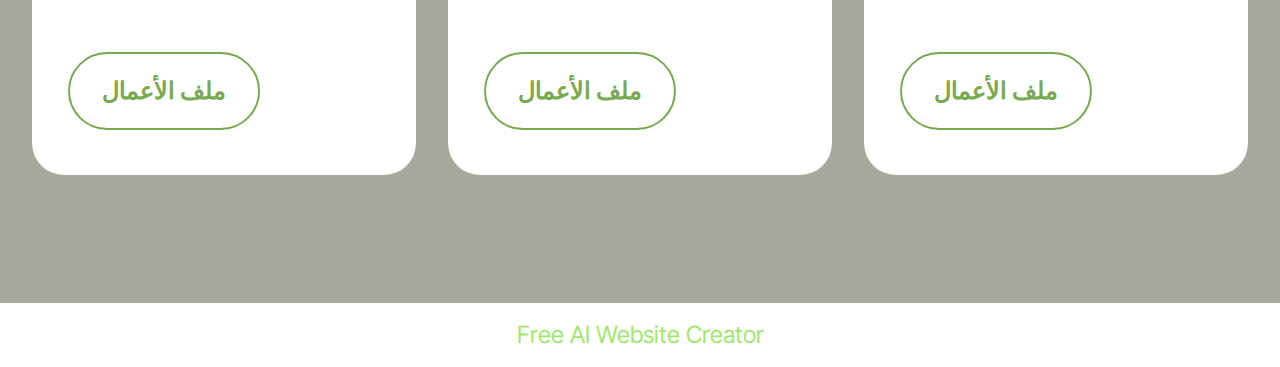
<file: page3.html>
<!DOCTYPE html>
<html  >
<head>
  <!-- Site made with Mobirise Website Builder v6.0.1, https://mobirise.com -->
  <meta charset="UTF-8">
  <meta http-equiv="X-UA-Compatible" content="IE=edge">
  <meta name="generator" content="Mobirise v6.0.1, mobirise.com">
  <meta name="viewport" content="width=device-width, initial-scale=1, minimum-scale=1">
  <link rel="shortcut icon" href="assets/images/zawyah-p.png-137x137.png" type="image/x-icon">
  <meta name="description" content="">
  
  
  <title>تنفيذ</title>
  <link rel="stylesheet" href="assets/bootstrap/css/bootstrap.min.css">
  <link rel="stylesheet" href="assets/bootstrap/css/bootstrap-grid.min.css">
  <link rel="stylesheet" href="assets/bootstrap/css/bootstrap-reboot.min.css">
  <link rel="stylesheet" href="assets/dropdown/css/style.css">
  <link rel="stylesheet" href="assets/theme/css/style.css">
  <link rel="preload" href="https://fonts.googleapis.com/css?family=Inter+Tight:100,200,300,400,500,600,700,800,900,100i,200i,300i,400i,500i,600i,700i,800i,900i&display=swap" as="style" onload="this.onload=null;this.rel='stylesheet'">
  <noscript><link rel="stylesheet" href="https://fonts.googleapis.com/css?family=Inter+Tight:100,200,300,400,500,600,700,800,900,100i,200i,300i,400i,500i,600i,700i,800i,900i&display=swap"></noscript>
  <link rel="preload" as="style" href="assets/mobirise/css/mbr-additional.css?v=AYuDZ6"><link rel="stylesheet" href="assets/mobirise/css/mbr-additional.css?v=AYuDZ6" type="text/css">

  
  
  
</head>
<body>
  
  <section data-bs-version="5.1" class="menu menu5 cid-uIUjQ1onVE" once="menu" id="menu05-7">
	

	<nav class="navbar navbar-dropdown navbar-fixed-top navbar-expand-lg">
		<div class="container">
			<div class="navbar-brand">
				<span class="navbar-logo">
					<a href="https://mobiri.se">
						<img src="assets/images/zawyah-p.png-137x137.png" alt="Mobirise Website Builder" style="height: 4.3rem;">
					</a>
				</span>
				<span class="navbar-caption-wrap"><a class="navbar-caption text-black display-4" href="https://mobiri.se">زاوية</a></span>
			</div>
			<button class="navbar-toggler" type="button" data-toggle="collapse" data-bs-toggle="collapse" data-target="#navbarSupportedContent" data-bs-target="#navbarSupportedContent" aria-controls="navbarNavAltMarkup" aria-expanded="false" aria-label="Toggle navigation">
				<div class="hamburger">
					<span></span>
					<span></span>
					<span></span>
					<span></span>
				</div>
			</button>
			<div class="collapse navbar-collapse" id="navbarSupportedContent">
				<ul class="navbar-nav nav-dropdown" data-app-modern-menu="true"><li class="nav-item">
						<a class="nav-link link text-warning text-primary display-4" href="index.html#article05-i">من نحن</a>
					</li>
					
					<li class="nav-item">
						<a class="nav-link link text-warning text-primary display-4" href="https://wa.me/9660509051333">تواصل</a>
					</li></ul>
				<div class="navbar-buttons mbr-section-btn"><a class="btn btn-warning-outline display-4" href="index.html#article05-i">الرئيسية</a></div>
			</div>
		</div>
	</nav>
</section>

<section data-bs-version="5.1" class="features4 start cid-uIUlTWaRr1" id="features04-8">
	
	
	<div class="container">
		<div class="row justify-content-center">
			<div class="col-12 content-head">
				<div class="mbr-section-head mb-5">
					<h4 class="mbr-section-title mbr-fonts-style align-center mb-0 display-2"></h4>
					
					
				</div>
			</div>
		</div>
		<div class="row">
			<div class="item features-image col-12 col-md-6 col-lg-4">
				<div class="item-wrapper">
					<div class="item-img">
						<img src="assets/images/photo-5794118759177375363-x.jpg-602x564.jpg" alt="Mobirise Website Builder">
					</div>
					<div class="item-content">
						<h5 class="item-title mbr-fonts-style display-5"><strong>مريم الزامل</strong></h5>
						<p class="mbr-text mbr-fonts-style display-7">دبلوم هندسة داخلية<br><br><br></p>
						<div class="mbr-section-btn item-footer"><a href="https://www.instagram.com/mariamkz?igsh=d24yY3pzcnF1cnZr" class="btn item-btn btn-warning-outline display-7" target="_blank">ملف الأعمال</a></div>
					</div>

				</div>
			</div>
			<div class="item features-image col-12 col-md-6 col-lg-4">
				<div class="item-wrapper">
					<div class="item-img">
						<img src="assets/images/photo-5794118759177375362-x.jpg-572x555.jpg" alt="Mobirise Website Builder">
					</div>
					<div class="item-content">
						<h5 class="item-title mbr-fonts-style display-5"><strong>أحلام باعلي</strong></h5>
						<p class="mbr-text mbr-fonts-style display-7">حاصلة على شهادة مدرب معتمد محليا ودوليا<br><br><br></p>
						<div class="mbr-section-btn item-footer"><a href="https://www.instagram.com/interior.d1?igsh=Z3hma3diaHBkZzFq" class="btn item-btn btn-warning-outline display-7" target="_blank">ملف الأعمال</a></div>
					</div>
				</div>
			</div>
			<div class="item features-image col-12 col-md-6 col-lg-4">
				<div class="item-wrapper">
					<div class="item-img">
						<img src="assets/images/photo-5794118759177375364-x.jpg-651x555.jpg" alt="Mobirise Website Builder">
					</div>
					<div class="item-content">
						<h5 class="item-title mbr-fonts-style display-5"><strong>مصممة نورة</strong></h5>
						<p class="mbr-text mbr-fonts-style display-7">حاصلة على عدة دورات بمجال تصميم الديكور الداخلي<br><br></p>
						<div class="mbr-section-btn item-footer"><a href="https://www.instagram.com/des.noramh?igsh=MXUxaGZwb21lMm80cQ%3D%3D" class="btn item-btn btn-warning-outline display-7" target="_blank">ملف الأعمال</a></div>
					</div>
				</div>
			</div>
		</div>
	</div>
</section>

<section data-bs-version="5.1" class="features4 start cid-uIUlUi5whg" id="features04-9">
	
	
	<div class="container">
		<div class="row justify-content-center">
			<div class="col-12 content-head">
				<div class="mbr-section-head mb-5">
					<h4 class="mbr-section-title mbr-fonts-style align-center mb-0 display-2"></h4>
					
					
				</div>
			</div>
		</div>
		<div class="row">
			<div class="item features-image col-12 col-md-6 col-lg-4">
				<div class="item-wrapper">
					<div class="item-img">
						<img src="assets/images/photo-5794118759177375365-x.jpg-568x579.jpg" alt="Mobirise Website Builder">
					</div>
					<div class="item-content">
						<h5 class="item-title mbr-fonts-style display-5"><strong>ايمان الحصين</strong></h5>
						<p class="mbr-text mbr-fonts-style display-7">عضوية الهيئه السعودية للمهندسين<br><br><br><br></p>
						<div class="mbr-section-btn item-footer"><a href="https://www.instagram.com/faith.interiors?igsh=MThqN2FzcjNvcHZkMw%3D%3D" class="btn item-btn btn-warning-outline display-7" target="_blank">ملف الأعمال</a></div>
					</div>

				</div>
			</div>
			<div class="item features-image col-12 col-md-6 col-lg-4">
				<div class="item-wrapper">
					<div class="item-img">
						<img src="assets/images/photo-5794118759177375373-x.jpg-533x638.jpg" alt="Mobirise Website Builder">
					</div>
					<div class="item-content">
						<h5 class="item-title mbr-fonts-style display-5"><strong>رهام الدوسري</strong></h5>
						<p class="mbr-text mbr-fonts-style display-7">حاصلة على عدة دورات بمجال <br>التصميم الداخلي<br><br><br></p>
						<div class="mbr-section-btn item-footer"><a href="https://www.instagram.com/reham_almutlaq?igsh=ZzN5OGtocW51bTgy" class="btn item-btn btn-warning-outline display-7" target="_blank">ملف الأعمال</a></div>
					</div>
				</div>
			</div>
			<div class="item features-image col-12 col-md-6 col-lg-4">
				<div class="item-wrapper">
					<div class="item-img">
						<img src="assets/images/photo-5794118759177375374-x.jpg-1-620x565.jpeg" alt="Mobirise Website Builder">
					</div>
					<div class="item-content">
						<h5 class="item-title mbr-fonts-style display-5"><strong>مها خالد</strong></h5>
						<p class="mbr-text mbr-fonts-style display-7">مدربة معتمدة&nbsp;<br>عضوية الهيئة السعودية للمهندسين<br><br><br></p>
						<div class="mbr-section-btn item-footer"><a href="" class="btn item-btn btn-warning-outline display-7">ملف الأعمال</a></div>
					</div>
				</div>
			</div>
		</div>
	</div>
</section><section class="display-7" style="padding: 0;align-items: center;justify-content: center;flex-wrap: wrap;    align-content: center;display: flex;position: relative;height: 4rem;"><a href="https://mobiri.se/" style="flex: 1 1;height: 4rem;position: absolute;width: 100%;z-index: 1;"><img alt="" style="height: 4rem;" src="[data-uri]"></a><p style="margin: 0;text-align: center;" class="display-7">&#8204;</p><a style="z-index:1" href="https://mobirise.com/builder/ai-website-creator.html">Free AI Website Creator</a></section><script src="assets/bootstrap/js/bootstrap.bundle.min.js"></script>  <script src="assets/smoothscroll/smooth-scroll.js"></script>  <script src="assets/ytplayer/index.js"></script>  <script src="assets/dropdown/js/navbar-dropdown.js"></script>  <script src="assets/theme/js/script.js"></script>  
  
  
</body>
</html>
</file>
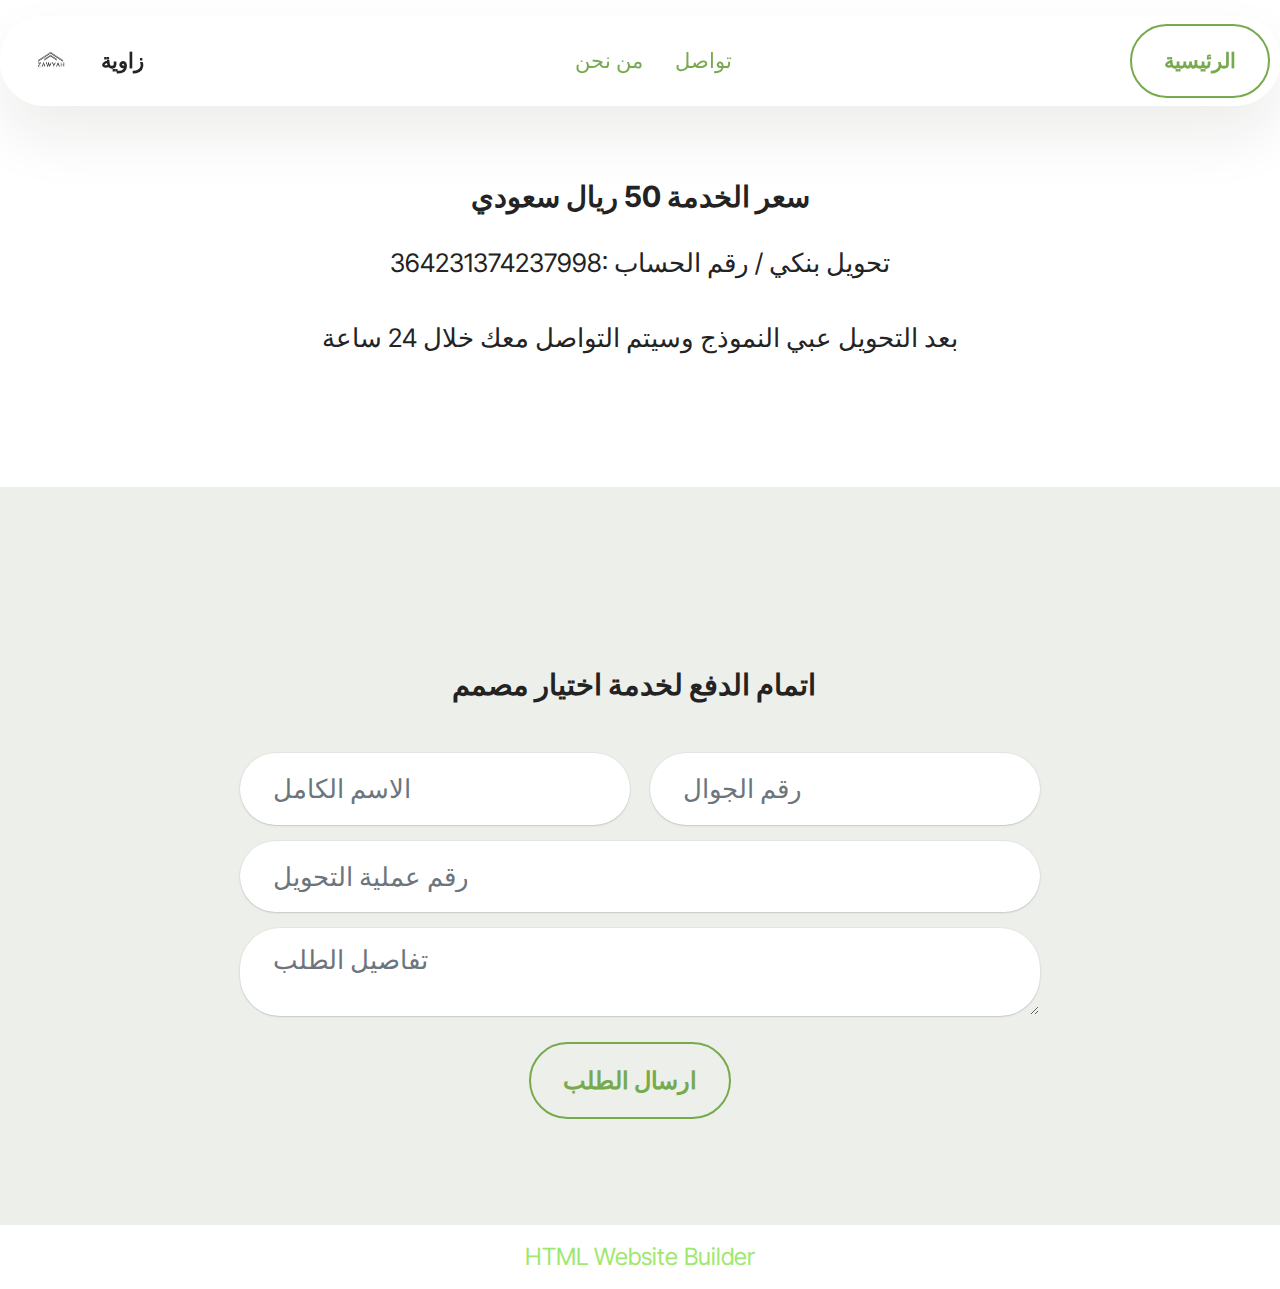
<file: page4.html>
<!DOCTYPE html>
<html  >
<head>
  <!-- Site made with Mobirise Website Builder v6.0.1, https://mobirise.com -->
  <meta charset="UTF-8">
  <meta http-equiv="X-UA-Compatible" content="IE=edge">
  <meta name="generator" content="Mobirise v6.0.1, mobirise.com">
  <meta name="viewport" content="width=device-width, initial-scale=1, minimum-scale=1">
  <link rel="shortcut icon" href="assets/images/zawyah-p.png-137x137.png" type="image/x-icon">
  <meta name="description" content="">
  
  
  <title>Page 4</title>
  <link rel="stylesheet" href="assets/bootstrap/css/bootstrap.min.css">
  <link rel="stylesheet" href="assets/bootstrap/css/bootstrap-grid.min.css">
  <link rel="stylesheet" href="assets/bootstrap/css/bootstrap-reboot.min.css">
  <link rel="stylesheet" href="assets/dropdown/css/style.css">
  <link rel="stylesheet" href="assets/theme/css/style.css">
  <link rel="preload" href="https://fonts.googleapis.com/css?family=Inter+Tight:100,200,300,400,500,600,700,800,900,100i,200i,300i,400i,500i,600i,700i,800i,900i&display=swap" as="style" onload="this.onload=null;this.rel='stylesheet'">
  <noscript><link rel="stylesheet" href="https://fonts.googleapis.com/css?family=Inter+Tight:100,200,300,400,500,600,700,800,900,100i,200i,300i,400i,500i,600i,700i,800i,900i&display=swap"></noscript>
  <link rel="preload" as="style" href="assets/mobirise/css/mbr-additional.css?v=tOMGNm"><link rel="stylesheet" href="assets/mobirise/css/mbr-additional.css?v=tOMGNm" type="text/css">

  
  
  
</head>
<body>
  
  <section data-bs-version="5.1" class="menu menu5 cid-uIUjQ1onVE" once="menu" id="menu05-j">
	

	<nav class="navbar navbar-dropdown navbar-fixed-top navbar-expand-lg">
		<div class="container">
			<div class="navbar-brand">
				<span class="navbar-logo">
					<a href="https://mobiri.se">
						<img src="assets/images/zawyah-p.png-137x137.png" alt="Mobirise Website Builder" style="height: 4.3rem;">
					</a>
				</span>
				<span class="navbar-caption-wrap"><a class="navbar-caption text-black display-4" href="https://mobiri.se">زاوية</a></span>
			</div>
			<button class="navbar-toggler" type="button" data-toggle="collapse" data-bs-toggle="collapse" data-target="#navbarSupportedContent" data-bs-target="#navbarSupportedContent" aria-controls="navbarNavAltMarkup" aria-expanded="false" aria-label="Toggle navigation">
				<div class="hamburger">
					<span></span>
					<span></span>
					<span></span>
					<span></span>
				</div>
			</button>
			<div class="collapse navbar-collapse" id="navbarSupportedContent">
				<ul class="navbar-nav nav-dropdown" data-app-modern-menu="true"><li class="nav-item">
						<a class="nav-link link text-warning text-primary display-4" href="index.html#article05-i">من نحن</a>
					</li>
					
					<li class="nav-item">
						<a class="nav-link link text-warning text-primary display-4" href="https://wa.me/9660509051333">تواصل</a>
					</li></ul>
				<div class="navbar-buttons mbr-section-btn"><a class="btn btn-warning-outline display-4" href="index.html#article05-i">الرئيسية</a></div>
			</div>
		</div>
	</nav>
</section>

<section data-bs-version="5.1" class="article11 cid-uK0ubM53Lb" id="article11-l">
    

    
    
    <div class="container">
        <div class="row justify-content-center">
            <div class="title col-md-12 col-lg-10">
                <h3 class="mbr-section-title mbr-fonts-style align-center mt-0 mb-0 display-5">
                <strong><br></strong><br><strong>سعر الخدمة 50 ريال سعودي</strong></h3>
                <h4 class="mbr-section-subtitle align-center mbr-fonts-style mt-4 display-7"><p><span style="font-size: 1.6rem;">364231374237998: تحويل بنكي / </span><span style="font-size: 1.6rem;">رقم الحساب</span></p><br><p><span style="font-size: 1.6rem;">بعد التحويل عبي النموذج وسيتم التواصل معك خلال 24 ساعة<br></span><br></p></h4>
                
            </div>
        </div>
    </div>
</section>

<section data-bs-version="5.1" class="form5 cid-uK0rIoWw9K" id="form02-k">
    
    
    <div class="container">
        <div class="row justify-content-center">
            <div class="col-12 content-head">
                <div class="mbr-section-head mb-5">
                    <h3 class="mbr-section-title mbr-fonts-style align-center mb-0 display-5"><strong><br></strong><br><strong>اتمام الدفع لخدمة اختيار مصمم&nbsp;&nbsp;</strong><strong><br></strong></h3>
                    
                </div>
            </div>
        </div>
        <div class="row justify-content-center">
            <div class="col-lg-8 mx-auto mbr-form" data-form-type="formoid">
                <form action="https://mobirise.eu/" method="POST" class="mbr-form form-with-styler" data-form-title="Form Name"><input type="hidden" name="email" data-form-email="true" value="n5VIm5PJtgr7mkOW+XvT1IM+vZdQI2Bfn1X5rzPqNQxr4xKMQ4DXeUkSJkj5WEnXA9iAdtmahrMeAXqIlqKVbC/1FVjOdtR/Iud9853EZH5I7MXemL1SEOuzdbLg0XkX">
                    <div class="row">
                        <div hidden="hidden" data-form-alert="" class="alert alert-success col-12">شكرا تم استلام الطلب</div>
                        <div hidden="hidden" data-form-alert-danger="" class="alert alert-danger col-12">
                            Oops...! some problem!
                        </div>
                    </div>
                    <div class="dragArea row">
                        <div class="col-md col-sm-12 form-group mb-3" data-for="name">
                            <input type="text" name="name" placeholder="الاسم الكامل" data-form-field="name" class="form-control" value="" id="name-form02-k">
                        </div>
                        <div class="col-md col-sm-12 form-group mb-3" data-for="email">
                            <input type="email" name="email" placeholder="رقم الجوال" data-form-field="email" class="form-control" value="" id="email-form02-k">
                        </div>
                        <div class="col-12 form-group mb-3" data-for="phone">
                            <input type="tel" name="phone" placeholder="رقم عملية التحويل" data-form-field="phone" class="form-control" value="" id="phone-form02-k">
                        </div>
                        <div class="col-12 form-group mb-3" data-for="textarea">
                            <textarea name="textarea" placeholder="تفاصيل الطلب" data-form-field="textarea" class="form-control" id="textarea-form02-k"></textarea>
                        </div>
                        <div class="col-lg-12 col-md-12 col-sm-12 align-center mbr-section-btn"><button type="submit" class="btn btn-warning-outline display-7">ارسال الطلب</button></div>
                    </div>
                </form>
            </div>
        </div>
    </div>
</section><section class="display-7" style="padding: 0;align-items: center;justify-content: center;flex-wrap: wrap;    align-content: center;display: flex;position: relative;height: 4rem;"><a href="https://mobiri.se/" style="flex: 1 1;height: 4rem;position: absolute;width: 100%;z-index: 1;"><img alt="" style="height: 4rem;" src="[data-uri]"></a><p style="margin: 0;text-align: center;" class="display-7">&#8204;</p><a style="z-index:1" href="https://mobirise.com/html-builder.html">HTML Website Builder</a></section><script src="assets/bootstrap/js/bootstrap.bundle.min.js"></script>  <script src="assets/smoothscroll/smooth-scroll.js"></script>  <script src="assets/ytplayer/index.js"></script>  <script src="assets/dropdown/js/navbar-dropdown.js"></script>  <script src="assets/theme/js/script.js"></script>  <script src="assets/formoid/formoid.min.js"></script>  
  
  
</body>
</html>
</file>
<file: assets/dropdown/css/style.css>
.navbar-dropdown {
  left: 0;
  padding: 0;
  position: absolute;
  right: 0;
  top: 0;
  transition: all 0.45s ease;
  z-index: 1030;
  background: #282828; }
  .navbar-dropdown .navbar-logo {
    margin-right: 0.8rem;
    transition: margin 0.3s ease-in-out;
    vertical-align: middle; }
    .navbar-dropdown .navbar-logo img {
      height: 3.125rem;
      transition: all 0.3s ease-in-out; }
    .navbar-dropdown .navbar-logo.mbr-iconfont {
      font-size: 3.125rem;
      line-height: 3.125rem; }
  .navbar-dropdown .navbar-caption {
    font-weight: 700;
    white-space: normal;
    vertical-align: -4px;
    line-height: 3.125rem !important; }
    .navbar-dropdown .navbar-caption, .navbar-dropdown .navbar-caption:hover {
      color: inherit;
      text-decoration: none; }
  .navbar-dropdown .mbr-iconfont + .navbar-caption {
    vertical-align: -1px; }
  .navbar-dropdown.navbar-fixed-top {
    position: fixed; }
  .navbar-dropdown .navbar-brand span {
    vertical-align: -4px; }
  .navbar-dropdown.bg-color.transparent {
    background: none; }
  .navbar-dropdown.navbar-short .navbar-brand {
    padding: 0.625rem 0; }
    .navbar-dropdown.navbar-short .navbar-brand span {
      vertical-align: -1px; }
  .navbar-dropdown.navbar-short .navbar-caption {
    line-height: 2.375rem !important;
    vertical-align: -2px; }
  .navbar-dropdown.navbar-short .navbar-logo {
    margin-right: 0.5rem; }
    .navbar-dropdown.navbar-short .navbar-logo img {
      height: 2.375rem; }
    .navbar-dropdown.navbar-short .navbar-logo.mbr-iconfont {
      font-size: 2.375rem;
      line-height: 2.375rem; }
  .navbar-dropdown.navbar-short .mbr-table-cell {
    height: 3.625rem; }
  .navbar-dropdown .navbar-close {
    left: 0.6875rem;
    position: fixed;
    top: 0.75rem;
    z-index: 1000; }
  .navbar-dropdown .hamburger-icon {
    content: "";
    display: inline-block;
    vertical-align: middle;
    width: 16px;
    -webkit-box-shadow: 0 -6px 0 1px #282828,0 0 0 1px #282828,0 6px 0 1px #282828;
    -moz-box-shadow: 0 -6px 0 1px #282828,0 0 0 1px #282828,0 6px 0 1px #282828;
    box-shadow: 0 -6px 0 1px #282828,0 0 0 1px #282828,0 6px 0 1px #282828; }

.dropdown-menu .dropdown-toggle[data-toggle="dropdown-submenu"]::after {
  border-bottom: 0.35em solid transparent;
  border-left: 0.35em solid;
  border-right: 0;
  border-top: 0.35em solid transparent;
  margin-left: 0.3rem; }

.dropdown-menu .dropdown-item:focus {
  outline: 0; }

.nav-dropdown {
  font-size: 0.75rem;
  font-weight: 500;
  height: auto !important; }
  .nav-dropdown .nav-btn {
    padding-left: 1rem; }
  .nav-dropdown .link {
    margin: .667em 1.667em;
    font-weight: 500;
    padding: 0;
    transition: color .2s ease-in-out; }
    .nav-dropdown .link.dropdown-toggle {
      margin-right: 2.583em; }
      .nav-dropdown .link.dropdown-toggle::after {
        margin-left: .25rem;
        border-top: 0.35em solid;
        border-right: 0.35em solid transparent;
        border-left: 0.35em solid transparent;
        border-bottom: 0; }
      .nav-dropdown .link.dropdown-toggle[aria-expanded="true"] {
        margin: 0;
        padding: 0.667em 3.263em  0.667em 1.667em; }
  .nav-dropdown .link::after,
  .nav-dropdown .dropdown-item::after {
    color: inherit; }
  .nav-dropdown .btn {
    font-size: 0.75rem;
    font-weight: 700;
    letter-spacing: 0;
    margin-bottom: 0;
    padding-left: 1.25rem;
    padding-right: 1.25rem; }
  .nav-dropdown .dropdown-menu {
    border-radius: 0;
    border: 0;
    left: 0;
    margin: 0;
    padding-bottom: 1.25rem;
    padding-top: 1.25rem;
    position: relative; }
  .nav-dropdown .dropdown-submenu {
    margin-left: 0.125rem;
    top: 0; }
  .nav-dropdown .dropdown-item {
    font-weight: 500;
    line-height: 2;
    padding: 0.3846em 4.615em 0.3846em 1.5385em;
    position: relative;
    transition: color .2s ease-in-out, background-color .2s ease-in-out; }
    .nav-dropdown .dropdown-item::after {
      margin-top: -0.3077em;
      position: absolute;
      right: 1.1538em;
      top: 50%; }
    .nav-dropdown .dropdown-item:focus, .nav-dropdown .dropdown-item:hover {
      background: none; }

@media (max-width: 767px) {
  .nav-dropdown.navbar-toggleable-sm {
    bottom: 0;
    display: none;
    left: 0;
    overflow-x: hidden;
    position: fixed;
    top: 0;
    transform: translateX(-100%);
    -ms-transform: translateX(-100%);
    -webkit-transform: translateX(-100%);
    width: 18.75rem;
    z-index: 999; } }
.nav-dropdown.navbar-toggleable-xl {
  bottom: 0;
  display: none;
  left: 0;
  overflow-x: hidden;
  position: fixed;
  top: 0;
  transform: translateX(-100%);
  -ms-transform: translateX(-100%);
  -webkit-transform: translateX(-100%);
  width: 18.75rem;
  z-index: 999; }

.nav-dropdown-sm {
  display: block !important;
  overflow-x: hidden;
  overflow: auto;
  padding-top: 3.875rem; }
  .nav-dropdown-sm::after {
    content: "";
    display: block;
    height: 3rem;
    width: 100%; }
  .nav-dropdown-sm.collapse.in ~ .navbar-close {
    display: block !important; }
  .nav-dropdown-sm.collapsing, .nav-dropdown-sm.collapse.in {
    transform: translateX(0);
    -ms-transform: translateX(0);
    -webkit-transform: translateX(0);
    transition: all 0.25s ease-out;
    -webkit-transition: all 0.25s ease-out;
    background: #282828; }
  .nav-dropdown-sm.collapsing[aria-expanded="false"] {
    transform: translateX(-100%);
    -ms-transform: translateX(-100%);
    -webkit-transform: translateX(-100%); }
  .nav-dropdown-sm .nav-item {
    display: block;
    margin-left: 0 !important;
    padding-left: 0; }
  .nav-dropdown-sm .link,
  .nav-dropdown-sm .dropdown-item {
    border-top: 1px dotted rgba(255, 255, 255, 0.1);
    font-size: 0.8125rem;
    line-height: 1.6;
    margin: 0 !important;
    padding: 0.875rem 2.4rem 0.875rem 1.5625rem !important;
    position: relative;
    white-space: normal; }
    .nav-dropdown-sm .link:focus, .nav-dropdown-sm .link:hover,
    .nav-dropdown-sm .dropdown-item:focus,
    .nav-dropdown-sm .dropdown-item:hover {
      background: rgba(0, 0, 0, 0.2) !important;
      color: #c0a375; }
  .nav-dropdown-sm .nav-btn {
    position: relative;
    padding: 1.5625rem 1.5625rem 0 1.5625rem; }
    .nav-dropdown-sm .nav-btn::before {
      border-top: 1px dotted rgba(255, 255, 255, 0.1);
      content: "";
      left: 0;
      position: absolute;
      top: 0;
      width: 100%; }
    .nav-dropdown-sm .nav-btn + .nav-btn {
      padding-top: 0.625rem; }
      .nav-dropdown-sm .nav-btn + .nav-btn::before {
        display: none; }
  .nav-dropdown-sm .btn {
    padding: 0.625rem 0; }
  .nav-dropdown-sm .dropdown-toggle[data-toggle="dropdown-submenu"]::after {
    margin-left: .25rem;
    border-top: 0.35em solid;
    border-right: 0.35em solid transparent;
    border-left: 0.35em solid transparent;
    border-bottom: 0; }
  .nav-dropdown-sm .dropdown-toggle[data-toggle="dropdown-submenu"][aria-expanded="true"]::after {
    border-top: 0;
    border-right: 0.35em solid transparent;
    border-left: 0.35em solid transparent;
    border-bottom: 0.35em solid; }
  .nav-dropdown-sm .dropdown-menu {
    margin: 0;
    padding: 0;
    position: relative;
    top: 0;
    left: 0;
    width: 100%;
    border: 0;
    float: none;
    border-radius: 0;
    background: none; }
  .nav-dropdown-sm .dropdown-submenu {
    left: 100%;
    margin-left: 0.125rem;
    margin-top: -1.25rem;
    top: 0; }

.navbar-toggleable-sm .nav-dropdown .dropdown-menu {
  position: absolute; }

.navbar-toggleable-sm .nav-dropdown .dropdown-submenu {
  left: 100%;
  margin-left: 0.125rem;
  margin-top: -1.25rem;
  top: 0; }

.navbar-toggleable-sm.opened .nav-dropdown .dropdown-menu {
  position: relative; }

.navbar-toggleable-sm.opened .nav-dropdown .dropdown-submenu {
  left: 0;
  margin-left: 00rem;
  margin-top: 0rem;
  top: 0; }

.is-builder .nav-dropdown.collapsing {
  transition: none !important; }
</file>
<file: assets/theme/css/style.css>
@charset "UTF-8";
section {
  background-color: #ffffff;
}

body {
  font-style: normal;
  line-height: 1.5;
  font-weight: 400;
  color: #232323;
  position: relative;
}

button {
  background-color: transparent;
  border-color: transparent;
}

.embla__button,
.carousel-control {
  background-color: #edefea !important;
  opacity: 0.8 !important;
  color: #464845 !important;
  border-color: #edefea !important;
}

.carousel .close,
.modalWindow .close {
  background-color: #edefea !important;
  color: #464845 !important;
  border-color: #edefea !important;
  opacity: 0.8 !important;
}

.carousel .close:hover,
.modalWindow .close:hover {
  opacity: 1 !important;
}

.carousel-indicators li {
  background-color: #edefea !important;
  border: 2px solid #464845 !important;
}

.carousel-indicators li:hover,
.carousel-indicators li:active {
  opacity: 0.8 !important;
}

.embla__button:hover,
.carousel-control:hover {
  background-color: #edefea !important;
  opacity: 1 !important;
}

.modalWindow-video-container {
  height: 80%;
}

section,
.container,
.container-fluid {
  position: relative;
  word-wrap: break-word;
}

a.mbr-iconfont:hover {
  text-decoration: none;
}

.article .lead p,
.article .lead ul,
.article .lead ol,
.article .lead pre,
.article .lead blockquote {
  margin-bottom: 0;
}

a {
  font-style: normal;
  font-weight: 400;
  cursor: pointer;
}
a, a:hover {
  text-decoration: none;
}

.mbr-section-title {
  font-style: normal;
  line-height: 1.3;
}

.mbr-section-subtitle {
  line-height: 1.3;
}

.mbr-text {
  font-style: normal;
  line-height: 1.7;
}

h1,
h2,
h3,
h4,
h5,
h6,
.display-1,
.display-2,
.display-4,
.display-5,
.display-7,
span,
p,
a {
  line-height: 1;
  word-break: break-word;
  word-wrap: break-word;
  font-weight: 400;
}

b,
strong {
  font-weight: bold;
}

input:-webkit-autofill, input:-webkit-autofill:hover, input:-webkit-autofill:focus, input:-webkit-autofill:active {
  transition-delay: 9999s;
  -webkit-transition-property: background-color, color;
  transition-property: background-color, color;
}

textarea[type=hidden] {
  display: none;
}

section {
  background-position: 50% 50%;
  background-repeat: no-repeat;
  background-size: cover;
}
section .mbr-background-video,
section .mbr-background-video-preview {
  position: absolute;
  bottom: 0;
  left: 0;
  right: 0;
  top: 0;
}

.hidden {
  visibility: hidden;
}

.mbr-z-index20 {
  z-index: 20;
}

/*! Base colors */
.mbr-white {
  color: #ffffff;
}

.mbr-black {
  color: #111111;
}

.mbr-bg-white {
  background-color: #ffffff;
}

.mbr-bg-black {
  background-color: #000000;
}

/*! Text-aligns */
.align-left {
  text-align: left;
}

.align-center {
  text-align: center;
}

.align-right {
  text-align: right;
}

/*! Font-weight  */
.mbr-light {
  font-weight: 300;
}

.mbr-regular {
  font-weight: 400;
}

.mbr-semibold {
  font-weight: 500;
}

.mbr-bold {
  font-weight: 700;
}

/*! Media  */
.media-content {
  flex-basis: 100%;
}

.media-container-row {
  display: flex;
  flex-direction: row;
  flex-wrap: wrap;
  justify-content: center;
  align-content: center;
  align-items: start;
}
.media-container-row .media-size-item {
  width: 400px;
}

.media-container-column {
  display: flex;
  flex-direction: column;
  flex-wrap: wrap;
  justify-content: center;
  align-content: center;
  align-items: stretch;
}
.media-container-column > * {
  width: 100%;
}

@media (min-width: 992px) {
  .media-container-row {
    flex-wrap: nowrap;
  }
}
figure {
  margin-bottom: 0;
  overflow: hidden;
}

figure[mbr-media-size] {
  transition: width 0.1s;
}

img,
iframe {
  display: block;
  width: 100%;
}

.card {
  background-color: transparent;
  border: none;
}

.card-box {
  width: 100%;
}

.card-img {
  text-align: center;
  flex-shrink: 0;
  -webkit-flex-shrink: 0;
}

.media {
  max-width: 100%;
  margin: 0 auto;
}

.mbr-figure {
  align-self: center;
}

.media-container > div {
  max-width: 100%;
}

.mbr-figure img,
.card-img img {
  width: 100%;
}

@media (max-width: 991px) {
  .media-size-item {
    width: auto !important;
  }
  .media {
    width: auto;
  }
  .mbr-figure {
    width: 100% !important;
  }
}
/*! Buttons */
.mbr-section-btn {
  margin-left: -0.6rem;
  margin-right: -0.6rem;
  font-size: 0;
}

.btn {
  font-weight: 600;
  border-width: 1px;
  font-style: normal;
  margin: 0.6rem 0.6rem;
  white-space: normal;
  transition: all 0.2s ease-in-out;
  display: inline-flex;
  align-items: center;
  justify-content: center;
  word-break: break-word;
}

.btn-sm {
  font-weight: 600;
  letter-spacing: 0px;
  transition: all 0.3s ease-in-out;
}

.btn-md {
  font-weight: 600;
  letter-spacing: 0px;
  transition: all 0.3s ease-in-out;
}

.btn-lg {
  font-weight: 600;
  letter-spacing: 0px;
  transition: all 0.3s ease-in-out;
}

.btn-form {
  margin: 0;
}
.btn-form:hover {
  cursor: pointer;
}

nav .mbr-section-btn {
  margin-left: 0rem;
  margin-right: 0rem;
}

/*! Btn icon margin */
.btn .mbr-iconfont,
.btn.btn-sm .mbr-iconfont {
  order: 1;
  cursor: pointer;
  margin-left: 0.5rem;
  vertical-align: sub;
}

.btn.btn-md .mbr-iconfont,
.btn.btn-md .mbr-iconfont {
  margin-left: 0.8rem;
}

.mbr-regular {
  font-weight: 400;
}

.mbr-semibold {
  font-weight: 500;
}

.mbr-bold {
  font-weight: 700;
}

[type=submit] {
  -webkit-appearance: none;
}

/*! Full-screen */
.mbr-fullscreen .mbr-overlay {
  min-height: 100vh;
}

.mbr-fullscreen {
  display: flex;
  display: -moz-flex;
  display: -ms-flex;
  display: -o-flex;
  align-items: center;
  min-height: 100vh;
  padding-top: 3rem;
  padding-bottom: 3rem;
}

/*! Map */
.map {
  height: 25rem;
  position: relative;
}
.map iframe {
  width: 100%;
  height: 100%;
}

/*! Scroll to top arrow */
.mbr-arrow-up {
  bottom: 25px;
  right: 90px;
  position: fixed;
  text-align: right;
  z-index: 5000;
  color: #ffffff;
  font-size: 22px;
}

.mbr-arrow-up a {
  background: rgba(0, 0, 0, 0.2);
  border-radius: 50%;
  color: #fff;
  display: inline-block;
  height: 60px;
  width: 60px;
  border: 2px solid #fff;
  outline-style: none !important;
  position: relative;
  text-decoration: none;
  transition: all 0.3s ease-in-out;
  cursor: pointer;
  text-align: center;
}
.mbr-arrow-up a:hover {
  background-color: rgba(0, 0, 0, 0.4);
}
.mbr-arrow-up a i {
  line-height: 60px;
}

.mbr-arrow-up-icon {
  display: block;
  color: #fff;
}

.mbr-arrow-up-icon::before {
  content: "›";
  display: inline-block;
  font-family: serif;
  font-size: 22px;
  line-height: 1;
  font-style: normal;
  position: relative;
  top: 6px;
  left: -4px;
  transform: rotate(-90deg);
}

/*! Arrow Down */
.mbr-arrow {
  position: absolute;
  bottom: 45px;
  left: 50%;
  width: 60px;
  height: 60px;
  cursor: pointer;
  background-color: rgba(80, 80, 80, 0.5);
  border-radius: 50%;
  transform: translateX(-50%);
}
@media (max-width: 767px) {
  .mbr-arrow {
    display: none;
  }
}
.mbr-arrow > a {
  display: inline-block;
  text-decoration: none;
  outline-style: none;
  animation: arrowdown 1.7s ease-in-out infinite;
  color: #ffffff;
}
.mbr-arrow > a > i {
  position: absolute;
  top: -2px;
  left: 15px;
  font-size: 2rem;
}

#scrollToTop a i::before {
  content: "";
  position: absolute;
  display: block;
  border-bottom: 2.5px solid #fff;
  border-left: 2.5px solid #fff;
  width: 27.8%;
  height: 27.8%;
  left: 50%;
  top: 51%;
  transform: translateY(-30%) translateX(-50%) rotate(135deg);
}

@keyframes arrowdown {
  0% {
    transform: translateY(0px);
  }
  50% {
    transform: translateY(-5px);
  }
  100% {
    transform: translateY(0px);
  }
}
@media (max-width: 500px) {
  .mbr-arrow-up {
    left: 0;
    right: 0;
    text-align: center;
  }
}
/*Gradients animation*/
@keyframes gradient-animation {
  from {
    background-position: 0% 100%;
    animation-timing-function: ease-in-out;
  }
  to {
    background-position: 100% 0%;
    animation-timing-function: ease-in-out;
  }
}
.bg-gradient {
  background-size: 200% 200%;
  animation: gradient-animation 5s infinite alternate;
  -webkit-animation: gradient-animation 5s infinite alternate;
}

.menu .navbar-brand {
  display: -webkit-flex;
}
.menu .navbar-brand span {
  display: flex;
  display: -webkit-flex;
}
.menu .navbar-brand .navbar-caption-wrap {
  display: -webkit-flex;
}
.menu .navbar-brand .navbar-logo img {
  display: -webkit-flex;
  width: auto;
}
@media (min-width: 768px) and (max-width: 991px) {
  .menu .navbar-toggleable-sm .navbar-nav {
    display: -ms-flexbox;
  }
}
@media (max-width: 991px) {
  .menu .navbar-collapse {
    max-height: 93.5vh;
  }
  .menu .navbar-collapse.show {
    overflow: auto;
  }
}
@media (min-width: 992px) {
  .menu .navbar-nav.nav-dropdown {
    display: -webkit-flex;
  }
  .menu .navbar-toggleable-sm .navbar-collapse {
    display: -webkit-flex !important;
  }
  .menu .collapsed .navbar-collapse {
    max-height: 93.5vh;
  }
  .menu .collapsed .navbar-collapse.show {
    overflow: auto;
  }
}
@media (max-width: 767px) {
  .menu .navbar-collapse {
    max-height: 80vh;
  }
}

.nav-link .mbr-iconfont {
  margin-right: 0.5rem;
}

.navbar {
  display: -webkit-flex;
  -webkit-flex-wrap: wrap;
  -webkit-align-items: center;
  -webkit-justify-content: space-between;
}

.navbar-collapse {
  -webkit-flex-basis: 100%;
  -webkit-flex-grow: 1;
  -webkit-align-items: center;
}

.nav-dropdown .link {
  padding: 0.667em 1.667em !important;
  margin: 0 !important;
}

.nav {
  display: -webkit-flex;
  -webkit-flex-wrap: wrap;
}

.row {
  display: -webkit-flex;
  -webkit-flex-wrap: wrap;
}

.justify-content-center {
  -webkit-justify-content: center;
}

.form-inline {
  display: -webkit-flex;
}

.card-wrapper {
  -webkit-flex: 1;
}

.carousel-control {
  z-index: 10;
  display: -webkit-flex;
}

.carousel-controls {
  display: -webkit-flex;
}

.media {
  display: -webkit-flex;
}

.form-group:focus {
  outline: none;
}

.jq-selectbox__select {
  padding: 7px 0;
  position: relative;
}

.jq-selectbox__dropdown {
  overflow: hidden;
  border-radius: 10px;
  position: absolute;
  top: 100%;
  left: 0 !important;
  width: 100% !important;
}

.jq-selectbox__trigger-arrow {
  right: 0;
  transform: translateY(-50%);
}

.jq-selectbox li {
  padding: 1.07em 0.5em;
}

input[type=range] {
  padding-left: 0 !important;
  padding-right: 0 !important;
}

.modal-dialog,
.modal-content {
  height: 100%;
}

.modal-dialog .carousel-inner {
  height: calc(100vh - 1.75rem);
}
@media (max-width: 575px) {
  .modal-dialog .carousel-inner {
    height: calc(100vh - 1rem);
  }
}

.carousel-item {
  text-align: center;
}

.carousel-item img {
  margin: auto;
}

.navbar-toggler {
  align-self: flex-start;
  padding: 0.25rem 0.75rem;
  font-size: 1.25rem;
  line-height: 1;
  background: transparent;
  border: 1px solid transparent;
  border-radius: 0.25rem;
}

.navbar-toggler:focus,
.navbar-toggler:hover {
  text-decoration: none;
  box-shadow: none;
}

.navbar-toggler-icon {
  display: inline-block;
  width: 1.5em;
  height: 1.5em;
  vertical-align: middle;
  content: "";
  background: no-repeat center center;
  background-size: 100% 100%;
}

.navbar-toggler-left {
  position: absolute;
  left: 1rem;
}

.navbar-toggler-right {
  position: absolute;
  right: 1rem;
}

.card-img {
  width: auto;
}

.menu .navbar.collapsed:not(.beta-menu) {
  flex-direction: column;
}

.carousel-item.active,
.carousel-item-next,
.carousel-item-prev {
  display: flex;
}

.note-air-layout .dropup .dropdown-menu,
.note-air-layout .navbar-fixed-bottom .dropdown .dropdown-menu {
  bottom: initial !important;
}

html,
body {
  height: auto;
  min-height: 100vh;
}

.dropup .dropdown-toggle::after {
  display: none;
}

.form-asterisk {
  font-family: initial;
  position: absolute;
  top: -2px;
  font-weight: normal;
}

.form-control-label {
  position: relative;
  cursor: pointer;
  margin-bottom: 0.357em;
  padding: 0;
}

.alert {
  color: #ffffff;
  border-radius: 0;
  border: 0;
  font-size: 1.1rem;
  line-height: 1.5;
  margin-bottom: 1.875rem;
  padding: 1.25rem;
  position: relative;
  text-align: center;
}
.alert.alert-form::after {
  background-color: inherit;
  bottom: -7px;
  content: "";
  display: block;
  height: 14px;
  left: 50%;
  margin-left: -7px;
  position: absolute;
  transform: rotate(45deg);
  width: 14px;
}

.form-control {
  background-color: #ffffff;
  background-clip: border-box;
  color: #232323;
  line-height: 1rem !important;
  height: auto;
  padding: 1.2rem 2rem;
  transition: border-color 0.25s ease 0s;
  border: 1px solid transparent !important;
  border-radius: 4px;
  box-shadow: rgba(0, 0, 0, 0.07) 0px 1px 1px 0px, rgba(0, 0, 0, 0.07) 0px 1px 3px 0px, rgba(0, 0, 0, 0.03) 0px 0px 0px 1px;
}
.form-active .form-control:invalid {
  border-color: red;
}

.row > * {
  padding-right: 1rem;
  padding-left: 1rem;
}

form .row {
  margin-left: -0.6rem;
  margin-right: -0.6rem;
}
form .row [class*=col] {
  padding-left: 0.6rem;
  padding-right: 0.6rem;
}

form .mbr-section-btn {
  padding-left: 0.6rem;
  padding-right: 0.6rem;
}

form .form-check-input {
  margin-top: 0.5;
}

textarea.form-control {
  line-height: 1.5rem !important;
}

.form-group {
  margin-bottom: 1.2rem;
}

.form-control,
form .btn {
  min-height: 48px;
}

.gdpr-block label span.textGDPR input[name=gdpr] {
  top: 7px;
}

.form-control:focus {
  box-shadow: none;
}

:focus {
  outline: none;
}

.mbr-overlay {
  background-color: #000;
  bottom: 0;
  left: 0;
  opacity: 0.5;
  position: absolute;
  right: 0;
  top: 0;
  z-index: 0;
  pointer-events: none;
}

blockquote {
  font-style: italic;
  padding: 3rem;
  font-size: 1.09rem;
  position: relative;
  border-left: 3px solid;
}

ul,
ol,
pre,
blockquote {
  margin-bottom: 2.3125rem;
}

.mt-4 {
  margin-top: 2rem !important;
}

.mb-4 {
  margin-bottom: 2rem !important;
}

.container,
.container-fluid {
  padding-left: 16px;
  padding-right: 16px;
}

.row {
  margin-left: -16px;
  margin-right: -16px;
}
.row > [class*=col] {
  padding-left: 16px;
  padding-right: 16px;
}

@media (min-width: 992px) {
  .container-fluid {
    padding-left: 32px;
    padding-right: 32px;
  }
}
@media (max-width: 991px) {
  .mbr-container {
    padding-left: 16px;
    padding-right: 16px;
  }
}
.app-video-wrapper > img {
  opacity: 1;
}

.app-video-wrapper {
  background: transparent;
}

.item {
  position: relative;
}

.dropdown-menu .dropdown-menu {
  left: 100%;
}

.dropdown-item + .dropdown-menu {
  display: none;
}

.dropdown-item:hover + .dropdown-menu,
.dropdown-menu:hover {
  display: block;
}

@media (min-aspect-ratio: 16/9) {
  .mbr-video-foreground {
    height: 300% !important;
    top: -100% !important;
  }
}
@media (max-aspect-ratio: 16/9) {
  .mbr-video-foreground {
    width: 300% !important;
    left: -100% !important;
  }
}.engine {
	position: absolute;
	text-indent: -2400px;
	text-align: center;
	padding: 0;
	top: 0;
	left: -2400px;
}
</file>
<file: assets/mobirise/css/mbr-additional.css>
.btn {
  border-width: 2px;
}
img,
.card-wrap,
.card-wrapper,
.video-wrapper,
.mbr-figure iframe,
.google-map iframe,
.slide-content,
.plan,
.card,
.item-wrapper {
  border-radius: 2rem !important;
}
.video-wrapper {
  overflow: hidden;
}
body {
  font-family: Inter Tight;
}
.display-1 {
  font-family: 'Inter Tight', sans-serif;
  font-size: 5rem;
  line-height: 1;
}
.display-1 > .mbr-iconfont {
  font-size: 6.25rem;
}
.display-2 {
  font-family: 'Inter Tight', sans-serif;
  font-size: 4rem;
  line-height: 1;
}
.display-2 > .mbr-iconfont {
  font-size: 5rem;
}
.display-4 {
  font-family: 'Inter Tight', sans-serif;
  font-size: 1.4rem;
  line-height: 1.5;
}
.display-4 > .mbr-iconfont {
  font-size: 1.75rem;
}
.display-5 {
  font-family: 'Inter Tight', sans-serif;
  font-size: 2rem;
  line-height: 1.5;
}
.display-5 > .mbr-iconfont {
  font-size: 2.5rem;
}
.display-7 {
  font-family: 'Inter Tight', sans-serif;
  font-size: 1.6rem;
  line-height: 1.3;
}
.display-7 > .mbr-iconfont {
  font-size: 2rem;
}
/* ---- Fluid typography for mobile devices ---- */
/* 1.4 - font scale ratio ( bootstrap == 1.42857 ) */
/* 100vw - current viewport width */
/* (48 - 20)  48 == 48rem == 768px, 20 == 20rem == 320px(minimal supported viewport) */
/* 0.65 - min scale variable, may vary */
@media (max-width: 992px) {
  .display-1 {
    font-size: 4rem;
  }
}
@media (max-width: 768px) {
  .display-1 {
    font-size: 3.5rem;
    font-size: calc( 2.4rem + (5 - 2.4) * ((100vw - 20rem) / (48 - 20)));
    line-height: calc( 1.1 * (2.4rem + (5 - 2.4) * ((100vw - 20rem) / (48 - 20))));
  }
  .display-2 {
    font-size: 3.2rem;
    font-size: calc( 2.05rem + (4 - 2.05) * ((100vw - 20rem) / (48 - 20)));
    line-height: calc( 1.3 * (2.05rem + (4 - 2.05) * ((100vw - 20rem) / (48 - 20))));
  }
  .display-4 {
    font-size: 1.12rem;
    font-size: calc( 1.14rem + (1.4 - 1.14) * ((100vw - 20rem) / (48 - 20)));
    line-height: calc( 1.4 * (1.14rem + (1.4 - 1.14) * ((100vw - 20rem) / (48 - 20))));
  }
  .display-5 {
    font-size: 1.6rem;
    font-size: calc( 1.35rem + (2 - 1.35) * ((100vw - 20rem) / (48 - 20)));
    line-height: calc( 1.4 * (1.35rem + (2 - 1.35) * ((100vw - 20rem) / (48 - 20))));
  }
  .display-7 {
    font-size: 1.28rem;
    font-size: calc( 1.21rem + (1.6 - 1.21) * ((100vw - 20rem) / (48 - 20)));
    line-height: calc( 1.4 * (1.21rem + (1.6 - 1.21) * ((100vw - 20rem) / (48 - 20))));
  }
}
@media (min-width: 992px) and (max-width: 1400px) {
  .display-1 {
    font-size: 3.5rem;
    font-size: calc( 2.4rem + (5 - 2.4) * ((100vw - 62rem) / (87 - 62)));
    line-height: calc( 1.1 * (2.4rem + (5 - 2.4) * ((100vw - 62rem) / (87 - 62))));
  }
  .display-2 {
    font-size: 3.2rem;
    font-size: calc( 2.05rem + (4 - 2.05) * ((100vw - 62rem) / (87 - 62)));
    line-height: calc( 1.3 * (2.05rem + (4 - 2.05) * ((100vw - 62rem) / (87 - 62))));
  }
  .display-4 {
    font-size: 1.12rem;
    font-size: calc( 1.14rem + (1.4 - 1.14) * ((100vw - 62rem) / (87 - 62)));
    line-height: calc( 1.4 * (1.14rem + (1.4 - 1.14) * ((100vw - 62rem) / (87 - 62))));
  }
  .display-5 {
    font-size: 1.6rem;
    font-size: calc( 1.35rem + (2 - 1.35) * ((100vw - 62rem) / (87 - 62)));
    line-height: calc( 1.4 * (1.35rem + (2 - 1.35) * ((100vw - 62rem) / (87 - 62))));
  }
  .display-7 {
    font-size: 1.28rem;
    font-size: calc( 1.21rem + (1.6 - 1.21) * ((100vw - 62rem) / (87 - 62)));
    line-height: calc( 1.4 * (1.21rem + (1.6 - 1.21) * ((100vw - 62rem) / (87 - 62))));
  }
}
/* Buttons */
.btn {
  padding: 1.25rem 2rem;
  border-radius: 4px;
}
@media (max-width: 767px) {
  .btn {
    padding: 0.75rem 1.5rem;
  }
}
.btn-sm {
  padding: 0.6rem 1.2rem;
  border-radius: 4px;
}
.btn-md {
  padding: 0.6rem 1.2rem;
  border-radius: 4px;
}
.btn-lg {
  padding: 1.25rem 2rem;
  border-radius: 4px;
}
.bg-primary {
  background-color: #9fe870 !important;
}
.bg-success {
  background-color: #3a341c !important;
}
.bg-info {
  background-color: #320707 !important;
}
.bg-warning {
  background-color: #76aa4d !important;
}
.bg-danger {
  background-color: #ffea64 !important;
}
.btn-primary,
.btn-primary:active {
  background-color: #9fe870 !important;
  border-color: #9fe870 !important;
  color: #264d0c !important;
  box-shadow: none;
}
.btn-primary:hover,
.btn-primary:focus,
.btn-primary.focus,
.btn-primary.active {
  color: inherit;
  background-color: #bcef9c !important;
  border-color: #bcef9c !important;
  box-shadow: none;
}
.btn-primary.disabled,
.btn-primary:disabled {
  color: #264d0c !important;
  background-color: #bcef9c !important;
  border-color: #bcef9c !important;
}
.btn-secondary,
.btn-secondary:active {
  background-color: #ffd7ef !important;
  border-color: #ffd7ef !important;
  color: #d70081 !important;
  box-shadow: none;
}
.btn-secondary:hover,
.btn-secondary:focus,
.btn-secondary.focus,
.btn-secondary.active {
  color: inherit;
  background-color: #ffffff !important;
  border-color: #ffffff !important;
  box-shadow: none;
}
.btn-secondary.disabled,
.btn-secondary:disabled {
  color: #d70081 !important;
  background-color: #ffffff !important;
  border-color: #ffffff !important;
}
.btn-info,
.btn-info:active {
  background-color: #320707 !important;
  border-color: #320707 !important;
  color: #ffffff !important;
  box-shadow: none;
}
.btn-info:hover,
.btn-info:focus,
.btn-info.focus,
.btn-info.active {
  color: inherit;
  background-color: #5f0d0d !important;
  border-color: #5f0d0d !important;
  box-shadow: none;
}
.btn-info.disabled,
.btn-info:disabled {
  color: #ffffff !important;
  background-color: #5f0d0d !important;
  border-color: #5f0d0d !important;
}
.btn-success,
.btn-success:active {
  background-color: #3a341c !important;
  border-color: #3a341c !important;
  color: #ffffff !important;
  box-shadow: none;
}
.btn-success:hover,
.btn-success:focus,
.btn-success.focus,
.btn-success.active {
  color: inherit;
  background-color: #5c532d !important;
  border-color: #5c532d !important;
  box-shadow: none;
}
.btn-success.disabled,
.btn-success:disabled {
  color: #ffffff !important;
  background-color: #5c532d !important;
  border-color: #5c532d !important;
}
.btn-warning,
.btn-warning:active {
  background-color: #76aa4d !important;
  border-color: #76aa4d !important;
  color: #ffffff !important;
  box-shadow: none;
}
.btn-warning:hover,
.btn-warning:focus,
.btn-warning.focus,
.btn-warning.active {
  color: inherit;
  background-color: #90bd6d !important;
  border-color: #90bd6d !important;
  box-shadow: none;
}
.btn-warning.disabled,
.btn-warning:disabled {
  color: #ffffff !important;
  background-color: #90bd6d !important;
  border-color: #90bd6d !important;
}
.btn-danger,
.btn-danger:active {
  background-color: #ffea64 !important;
  border-color: #ffea64 !important;
  color: #645600 !important;
  box-shadow: none;
}
.btn-danger:hover,
.btn-danger:focus,
.btn-danger.focus,
.btn-danger.active {
  color: inherit;
  background-color: #fff197 !important;
  border-color: #fff197 !important;
  box-shadow: none;
}
.btn-danger.disabled,
.btn-danger:disabled {
  color: #645600 !important;
  background-color: #fff197 !important;
  border-color: #fff197 !important;
}
.btn-white,
.btn-white:active {
  background-color: #eff0ec !important;
  border-color: #eff0ec !important;
  color: #757b62 !important;
  box-shadow: none;
}
.btn-white:hover,
.btn-white:focus,
.btn-white.focus,
.btn-white.active {
  color: inherit;
  background-color: #ffffff !important;
  border-color: #ffffff !important;
  box-shadow: none;
}
.btn-white.disabled,
.btn-white:disabled {
  color: #757b62 !important;
  background-color: #ffffff !important;
  border-color: #ffffff !important;
}
.btn-black,
.btn-black:active {
  background-color: #232323 !important;
  border-color: #232323 !important;
  color: #ffffff !important;
  box-shadow: none;
}
.btn-black:hover,
.btn-black:focus,
.btn-black.focus,
.btn-black.active {
  color: inherit;
  background-color: #3d3d3d !important;
  border-color: #3d3d3d !important;
  box-shadow: none;
}
.btn-black.disabled,
.btn-black:disabled {
  color: #ffffff !important;
  background-color: #3d3d3d !important;
  border-color: #3d3d3d !important;
}
.btn-primary-outline,
.btn-primary-outline:active {
  background-color: transparent !important;
  border-color: #9fe870;
  color: #9fe870;
}
.btn-primary-outline:hover,
.btn-primary-outline:focus,
.btn-primary-outline.focus,
.btn-primary-outline.active {
  color: #6ddc25 !important;
  background-color: transparent !important;
  border-color: #6ddc25 !important;
  box-shadow: none !important;
}
.btn-primary-outline.disabled,
.btn-primary-outline:disabled {
  color: #264d0c !important;
  background-color: #9fe870 !important;
  border-color: #9fe870 !important;
}
.btn-secondary-outline,
.btn-secondary-outline:active {
  background-color: transparent !important;
  border-color: #ffd7ef;
  color: #ffd7ef;
}
.btn-secondary-outline:hover,
.btn-secondary-outline:focus,
.btn-secondary-outline.focus,
.btn-secondary-outline.active {
  color: #ff80cc !important;
  background-color: transparent !important;
  border-color: #ff80cc !important;
  box-shadow: none !important;
}
.btn-secondary-outline.disabled,
.btn-secondary-outline:disabled {
  color: #d70081 !important;
  background-color: #ffd7ef !important;
  border-color: #ffd7ef !important;
}
.btn-info-outline,
.btn-info-outline:active {
  background-color: transparent !important;
  border-color: #320707;
  color: #320707;
}
.btn-info-outline:hover,
.btn-info-outline:focus,
.btn-info-outline.focus,
.btn-info-outline.active {
  color: #000000 !important;
  background-color: transparent !important;
  border-color: #000000 !important;
  box-shadow: none !important;
}
.btn-info-outline.disabled,
.btn-info-outline:disabled {
  color: #ffffff !important;
  background-color: #320707 !important;
  border-color: #320707 !important;
}
.btn-success-outline,
.btn-success-outline:active {
  background-color: transparent !important;
  border-color: #3a341c;
  color: #3a341c;
}
.btn-success-outline:hover,
.btn-success-outline:focus,
.btn-success-outline.focus,
.btn-success-outline.active {
  color: #000000 !important;
  background-color: transparent !important;
  border-color: #000000 !important;
  box-shadow: none !important;
}
.btn-success-outline.disabled,
.btn-success-outline:disabled {
  color: #ffffff !important;
  background-color: #3a341c !important;
  border-color: #3a341c !important;
}
.btn-warning-outline,
.btn-warning-outline:active {
  background-color: transparent !important;
  border-color: #76aa4d;
  color: #76aa4d;
}
.btn-warning-outline:hover,
.btn-warning-outline:focus,
.btn-warning-outline.focus,
.btn-warning-outline.active {
  color: #4d6e32 !important;
  background-color: transparent !important;
  border-color: #4d6e32 !important;
  box-shadow: none !important;
}
.btn-warning-outline.disabled,
.btn-warning-outline:disabled {
  color: #ffffff !important;
  background-color: #76aa4d !important;
  border-color: #76aa4d !important;
}
.btn-danger-outline,
.btn-danger-outline:active {
  background-color: transparent !important;
  border-color: #ffea64;
  color: #ffea64;
}
.btn-danger-outline:hover,
.btn-danger-outline:focus,
.btn-danger-outline.focus,
.btn-danger-outline.active {
  color: #ffde0d !important;
  background-color: transparent !important;
  border-color: #ffde0d !important;
  box-shadow: none !important;
}
.btn-danger-outline.disabled,
.btn-danger-outline:disabled {
  color: #645600 !important;
  background-color: #ffea64 !important;
  border-color: #ffea64 !important;
}
.btn-black-outline,
.btn-black-outline:active {
  background-color: transparent !important;
  border-color: #232323;
  color: #232323;
}
.btn-black-outline:hover,
.btn-black-outline:focus,
.btn-black-outline.focus,
.btn-black-outline.active {
  color: #000000 !important;
  background-color: transparent !important;
  border-color: #000000 !important;
  box-shadow: none !important;
}
.btn-black-outline.disabled,
.btn-black-outline:disabled {
  color: #ffffff !important;
  background-color: #232323 !important;
  border-color: #232323 !important;
}
.btn-white-outline,
.btn-white-outline:active {
  background-color: transparent !important;
  border-color: #fafafa;
  color: #fafafa;
}
.btn-white-outline:hover,
.btn-white-outline:focus,
.btn-white-outline.focus,
.btn-white-outline.active {
  color: #cfcfcf !important;
  background-color: transparent !important;
  border-color: #cfcfcf !important;
  box-shadow: none !important;
}
.btn-white-outline.disabled,
.btn-white-outline:disabled {
  color: #7a7a7a !important;
  background-color: #fafafa !important;
  border-color: #fafafa !important;
}
.text-primary {
  color: #9fe870 !important;
}
.text-secondary {
  color: #ffd7ef !important;
}
.text-success {
  color: #3a341c !important;
}
.text-info {
  color: #320707 !important;
}
.text-warning {
  color: #76aa4d !important;
}
.text-danger {
  color: #ffea64 !important;
}
.text-white {
  color: #fafafa !important;
}
.text-black {
  color: #232323 !important;
}
a.text-primary:hover,
a.text-primary:focus,
a.text-primary.active {
  color: #66d022 !important;
}
a.text-secondary:hover,
a.text-secondary:focus,
a.text-secondary.active {
  color: #ff71c6 !important;
}
a.text-success:hover,
a.text-success:focus,
a.text-success.active {
  color: #000000 !important;
}
a.text-info:hover,
a.text-info:focus,
a.text-info.active {
  color: #000000 !important;
}
a.text-warning:hover,
a.text-warning:focus,
a.text-warning.active {
  color: #45642d !important;
}
a.text-danger:hover,
a.text-danger:focus,
a.text-danger.active {
  color: #fddb00 !important;
}
a.text-white:hover,
a.text-white:focus,
a.text-white.active {
  color: #c7c7c7 !important;
}
a.text-black:hover,
a.text-black:focus,
a.text-black.active {
  color: #000000 !important;
}
a[class*="text-"]:not(.nav-link):not(.dropdown-item):not([role]):not(.navbar-caption) {
  position: relative;
  background-image: transparent;
  background-size: 10000px 2px;
  background-repeat: no-repeat;
  background-position: 0px 1.2em;
  background-position: -10000px 1.2em;
}
a[class*="text-"]:not(.nav-link):not(.dropdown-item):not([role]):not(.navbar-caption):hover {
  transition: background-position 2s ease-in-out;
  background-image: linear-gradient(currentColor 50%, currentColor 50%);
  background-position: 0px 1.2em;
}
.nav-tabs .nav-link.active {
  color: #9fe870;
}
.nav-tabs .nav-link:not(.active) {
  color: #232323;
}
.alert-success {
  background-color: #70c770;
}
.alert-info {
  background-color: #320707;
}
.alert-warning {
  background-color: #76aa4d;
}
.alert-danger {
  background-color: #ffea64;
}
.mbr-section-btn .btn:not(.btn-form) {
  border-radius: 100px;
}
.mbr-gallery-filter li a {
  border-radius: 100px !important;
}
.mbr-gallery-filter li.active .btn {
  background-color: #9fe870;
  border-color: #9fe870;
  color: #306310;
}
.mbr-gallery-filter li.active .btn:focus {
  box-shadow: none;
}
.nav-tabs .nav-link {
  border-radius: 100px !important;
}
a,
a:hover {
  color: #9fe870;
}
.mbr-plan-header.bg-primary .mbr-plan-subtitle,
.mbr-plan-header.bg-primary .mbr-plan-price-desc {
  color: #ffffff;
}
.mbr-plan-header.bg-success .mbr-plan-subtitle,
.mbr-plan-header.bg-success .mbr-plan-price-desc {
  color: #c0b27c;
}
.mbr-plan-header.bg-info .mbr-plan-subtitle,
.mbr-plan-header.bg-info .mbr-plan-price-desc {
  color: #f3abab;
}
.mbr-plan-header.bg-warning .mbr-plan-subtitle,
.mbr-plan-header.bg-warning .mbr-plan-price-desc {
  color: #b8d5a2;
}
.mbr-plan-header.bg-danger .mbr-plan-subtitle,
.mbr-plan-header.bg-danger .mbr-plan-price-desc {
  color: #ffffff;
}
/* Scroll to top button*/
.scrollToTop_wraper {
  display: none;
}
.form-control {
  font-family: 'Inter Tight', sans-serif;
  font-size: 1.6rem;
  line-height: 1.3;
  font-weight: 400;
  border-radius: 40px !important;
}
.form-control > .mbr-iconfont {
  font-size: 2rem;
}
.form-control:hover,
.form-control:focus {
  box-shadow: rgba(0, 0, 0, 0.07) 0px 1px 1px 0px, rgba(0, 0, 0, 0.07) 0px 1px 3px 0px, rgba(0, 0, 0, 0.03) 0px 0px 0px 1px;
  border-color: #9fe870 !important;
}
.form-control:-webkit-input-placeholder {
  font-family: 'Inter Tight', sans-serif;
  font-size: 1.6rem;
  line-height: 1.3;
  font-weight: 400;
}
.form-control:-webkit-input-placeholder > .mbr-iconfont {
  font-size: 2rem;
}
blockquote {
  border-color: #9fe870;
}
/* Forms */
.mbr-form .input-group-btn .btn {
  border-radius: 100px !important;
}
.mbr-form .input-group-btn .btn:hover {
  box-shadow: 0 10px 40px 0 rgba(0, 0, 0, 0.2);
}
.mbr-form .input-group-btn button[type="submit"] {
  border-radius: 100px !important;
  padding: 1rem 3rem;
}
.mbr-form .input-group-btn button[type="submit"]:hover {
  box-shadow: 0 10px 40px 0 rgba(0, 0, 0, 0.2);
}
.jq-selectbox li:hover,
.jq-selectbox li.selected {
  background-color: #9fe870;
  color: #000000;
}
.jq-number__spin {
  transition: 0.25s ease;
}
.jq-number__spin:hover {
  border-color: #9fe870;
}
.jq-selectbox .jq-selectbox__trigger-arrow,
.jq-number__spin.minus:after,
.jq-number__spin.plus:after {
  transition: 0.4s;
  border-top-color: #232323;
  border-bottom-color: #232323;
}
.jq-selectbox:hover .jq-selectbox__trigger-arrow,
.jq-number__spin.minus:hover:after,
.jq-number__spin.plus:hover:after {
  border-top-color: #9fe870;
  border-bottom-color: #9fe870;
}
.xdsoft_datetimepicker .xdsoft_calendar td.xdsoft_default,
.xdsoft_datetimepicker .xdsoft_calendar td.xdsoft_current,
.xdsoft_datetimepicker .xdsoft_timepicker .xdsoft_time_box > div > div.xdsoft_current {
  color: #000000 !important;
  background-color: #9fe870 !important;
  box-shadow: none !important;
}
.xdsoft_datetimepicker .xdsoft_calendar td:hover,
.xdsoft_datetimepicker .xdsoft_timepicker .xdsoft_time_box > div > div:hover {
  color: #000000 !important;
  background: #ffd7ef !important;
  box-shadow: none !important;
}
.lazy-bg {
  background-image: none !important;
}
.lazy-placeholder:not(section),
.lazy-none {
  display: block;
  position: relative;
  padding-bottom: 56.25%;
  width: 100%;
  height: auto;
}
iframe.lazy-placeholder,
.lazy-placeholder:after {
  content: '';
  position: absolute;
  width: 200px;
  height: 200px;
  background: transparent no-repeat center;
  background-size: contain;
  top: 50%;
  left: 50%;
  transform: translateX(-50%) translateY(-50%);
  background-image: url("data:image/svg+xml;charset=UTF-8,%3csvg width='32' height='32' viewBox='0 0 64 64' xmlns='http://www.w3.org/2000/svg' stroke='%239fe870' %3e%3cg fill='none' fill-rule='evenodd'%3e%3cg transform='translate(16 16)' stroke-width='2'%3e%3ccircle stroke-opacity='.5' cx='16' cy='16' r='16'/%3e%3cpath d='M32 16c0-9.94-8.06-16-16-16'%3e%3canimateTransform attributeName='transform' type='rotate' from='0 16 16' to='360 16 16' dur='1s' repeatCount='indefinite'/%3e%3c/path%3e%3c/g%3e%3c/g%3e%3c/svg%3e");
}
section.lazy-placeholder:after {
  opacity: 0.5;
}
body {
  overflow-x: hidden;
}
a {
  transition: color 0.6s;
}
@media (max-width: 1400px) {
  .container {
    max-width: 100%;
  }
}
@media (max-width: 1400px) and (min-width: 768px) {
  .container {
    padding-left: 32px;
    padding-right: 32px;
  }
}
@media (max-width: 1400px) and (min-width: 768px) {
  .container-fluid {
    padding-left: 32px;
    padding-right: 32px;
  }
}
@media (max-width: 767px) {
  .container-fluid {
    padding-left: 16px;
    padding-right: 16px;
  }
}
.cid-uIUjQ1onVE {
  z-index: 1000;
  width: 100%;
  position: relative;
}
.cid-uIUjQ1onVE .dropdown-item:before {
  font-family: Moririse2 !important;
  content: "\e966";
  display: inline-block;
  width: 0;
  position: absolute;
  left: 1rem;
  top: 0.5rem;
  margin-right: 0.5rem;
  line-height: 1;
  font-size: inherit;
  vertical-align: middle;
  text-align: center;
  overflow: hidden;
  transform: scale(0, 1);
  transition: all 0.25s ease-in-out;
}
@media (max-width: 767px) {
  .cid-uIUjQ1onVE .navbar-toggler {
    transform: scale(0.8);
  }
}
.cid-uIUjQ1onVE .navbar-brand {
  flex-shrink: 0;
  align-items: center;
  margin-right: 0;
  padding: 10px 0;
  transition: all 0.3s;
  word-break: break-word;
  z-index: 1;
}
.cid-uIUjQ1onVE .navbar-brand img {
  max-width: 100%;
  max-height: 100%;
}
.cid-uIUjQ1onVE .navbar-brand .navbar-caption {
  line-height: inherit !important;
}
.cid-uIUjQ1onVE .navbar-brand .navbar-logo a {
  outline: none;
}
.cid-uIUjQ1onVE .navbar-nav {
  margin: auto;
  margin-left: 0;
  margin-left: auto;
}
.cid-uIUjQ1onVE .navbar-nav .nav-item {
  padding: 0 !important;
  transition: 0.3s all !important;
}
.cid-uIUjQ1onVE .navbar-nav .nav-item .nav-link {
  padding: 16px !important;
  margin: 0 !important;
  border-radius: 1rem !important;
  transition: 0.3s all !important;
}
.cid-uIUjQ1onVE .navbar-nav .nav-item .nav-link:hover {
  background-color: rgba(27, 31, 10, 0.06);
}
.cid-uIUjQ1onVE .navbar-nav .open .nav-link::after {
  transform: rotate(180deg);
}
@media (min-width: 992px) {
  .cid-uIUjQ1onVE .navbar-nav .open .nav-link::before {
    content: "";
    width: 100%;
    height: 20px;
    top: 100%;
    background: transparent;
    position: absolute;
  }
}
.cid-uIUjQ1onVE .navbar-nav .dropdown-item {
  padding: 12px !important;
  border-radius: 0.5rem !important;
  margin: 0 8px !important;
  transition: 0.3s all !important;
}
.cid-uIUjQ1onVE .navbar-nav .dropdown-item:hover {
  background-color: rgba(27, 31, 10, 0.06);
}
@media (min-width: 992px) {
  .cid-uIUjQ1onVE .navbar-nav {
    padding-left: 1.5rem;
  }
}
.cid-uIUjQ1onVE .nav-link {
  width: fit-content;
  position: relative;
}
.cid-uIUjQ1onVE .navbar-logo {
  margin: 0 !important;
}
@media (max-width: 767px) {
  .cid-uIUjQ1onVE .navbar-logo {
    padding-left: 0;
  }
}
.cid-uIUjQ1onVE .navbar-caption {
  padding-left: 1rem;
  padding-right: 0.5rem;
}
@media (max-width: 767px) {
  .cid-uIUjQ1onVE .nav-dropdown {
    padding-bottom: 0.5rem;
  }
}
.cid-uIUjQ1onVE .nav-dropdown .link.dropdown-toggle::after {
  margin-left: 0.5rem;
  margin-top: 0.2rem;
  transition: 0.3s all;
}
.cid-uIUjQ1onVE .container {
  display: flex;
  height: 90px;
  padding: 0.5rem 0.6rem 0.5rem 1rem;
  flex-wrap: nowrap;
  background: rgba(255, 255, 255, 0.8) !important;
  left: 0;
  right: 0;
  -webkit-box-pack: justify;
  -ms-flex-pack: justify;
  justify-content: flex-end;
  -webkit-box-align: center;
  -webkit-align-items: center;
  -ms-flex-align: center;
  align-items: center;
  border-radius: 100vw;
  margin-top: 1rem;
  background-color: #ffffff;
  box-shadow: 0 30px 60px 0 rgba(27, 31, 10, 0.08);
}
@media (max-width: 992px) {
  .cid-uIUjQ1onVE .container {
    padding-right: 2rem;
  }
}
@media (max-width: 767px) {
  .cid-uIUjQ1onVE .container {
    width: 95%;
    height: 56px !important;
    padding: 0.5rem;
    margin-top: 0rem;
  }
}
.cid-uIUjQ1onVE .iconfont-wrapper {
  font-size: 1.5rem;
  padding-right: 0.5rem;
}
.cid-uIUjQ1onVE .dropdown-menu {
  flex-wrap: wrap;
  flex-direction: column;
  max-width: 100%;
  padding: 12px 4px !important;
  border-radius: 1.5rem;
  transition: 0.3s all !important;
  min-width: auto;
  background: #ffffff;
  background: rgba(255, 255, 255, 0.8) !important;
}
.cid-uIUjQ1onVE .nav-item:focus,
.cid-uIUjQ1onVE .nav-link:focus {
  outline: none;
}
.cid-uIUjQ1onVE .dropdown .dropdown-menu .dropdown-item {
  width: auto;
  transition: all 0.25s ease-in-out;
}
.cid-uIUjQ1onVE .dropdown .dropdown-menu .dropdown-item::after {
  right: 0.5rem;
}
.cid-uIUjQ1onVE .dropdown .dropdown-menu .dropdown-item .mbr-iconfont {
  margin-right: 0.5rem;
  vertical-align: sub;
}
.cid-uIUjQ1onVE .dropdown .dropdown-menu .dropdown-item .mbr-iconfont:before {
  display: inline-block;
  transform: scale(1, 1);
  transition: all 0.25s ease-in-out;
}
.cid-uIUjQ1onVE .collapsed .dropdown-menu .dropdown-item:before {
  display: none;
}
.cid-uIUjQ1onVE .collapsed .dropdown .dropdown-menu .dropdown-item {
  padding: 0.235em 1.5em 0.235em 1.5em !important;
  transition: none;
  margin: 0 !important;
}
.cid-uIUjQ1onVE .navbar {
  min-height: 90px;
  transition: all 0.3s;
  border-bottom: 1px solid transparent;
  background: transparent !important;
  padding: 0 !important;
  border: none !important;
  box-shadow: none !important;
  border-radius: 0 !important;
}
.cid-uIUjQ1onVE .navbar.opened {
  transition: all 0.3s;
}
.cid-uIUjQ1onVE .navbar .dropdown-item {
  padding: 0.5rem 1.8rem;
}
.cid-uIUjQ1onVE .navbar .navbar-logo img {
  width: auto;
}
.cid-uIUjQ1onVE .navbar .navbar-collapse {
  z-index: 1;
  justify-content: flex-end;
}
.cid-uIUjQ1onVE .navbar.collapsed {
  justify-content: center;
}
.cid-uIUjQ1onVE .navbar.collapsed .nav-item .nav-link::before {
  display: none;
}
.cid-uIUjQ1onVE .navbar.collapsed.opened .dropdown-menu {
  top: 0;
}
@media (min-width: 992px) {
  .cid-uIUjQ1onVE .navbar.collapsed.opened:not(.navbar-short) .navbar-collapse {
    max-height: calc(98.5vh - 4.3rem);
  }
}
.cid-uIUjQ1onVE .navbar.collapsed .dropdown-menu .dropdown-submenu {
  left: 0 !important;
}
.cid-uIUjQ1onVE .navbar.collapsed .dropdown-menu .dropdown-item:after {
  right: auto;
}
.cid-uIUjQ1onVE .navbar.collapsed .dropdown-menu .dropdown-toggle[data-toggle="dropdown-submenu"]:after {
  margin-left: 0.5rem;
  margin-top: 0.2rem;
  border-top: 0.35em solid;
  border-right: 0.35em solid transparent;
  border-left: 0.35em solid transparent;
  border-bottom: 0;
  top: 41%;
}
.cid-uIUjQ1onVE .navbar.collapsed ul.navbar-nav li {
  margin: auto;
}
.cid-uIUjQ1onVE .navbar.collapsed .dropdown-menu .dropdown-item {
  padding: 0.25rem 1.5rem;
  text-align: center;
}
.cid-uIUjQ1onVE .navbar.collapsed .icons-menu {
  padding-left: 0;
  padding-right: 0;
  padding-top: 0.5rem;
  padding-bottom: 0.5rem;
}
@media (max-width: 767px) {
  .cid-uIUjQ1onVE .navbar {
    min-height: 72px;
  }
  .cid-uIUjQ1onVE .navbar .navbar-logo img {
    height: 2.5rem !important;
  }
}
@media (max-width: 991px) {
  .cid-uIUjQ1onVE .navbar .nav-item .nav-link::before {
    display: none;
  }
  .cid-uIUjQ1onVE .navbar.opened .dropdown-menu {
    top: 0;
  }
  .cid-uIUjQ1onVE .navbar .dropdown-menu .dropdown-submenu {
    left: 0 !important;
  }
  .cid-uIUjQ1onVE .navbar .dropdown-menu .dropdown-item:after {
    right: auto;
  }
  .cid-uIUjQ1onVE .navbar .dropdown-menu .dropdown-toggle[data-toggle="dropdown-submenu"]:after {
    margin-left: 0.5rem;
    margin-top: 0.2rem;
    border-top: 0.35em solid;
    border-right: 0.35em solid transparent;
    border-left: 0.35em solid transparent;
    border-bottom: 0;
    top: 40%;
  }
  .cid-uIUjQ1onVE .navbar .dropdown-menu .dropdown-item {
    padding: 0.25rem 1.5rem !important;
    text-align: center;
  }
  .cid-uIUjQ1onVE .navbar .navbar-brand {
    flex-shrink: initial;
    flex-basis: auto;
    word-break: break-word;
    padding-right: 10px;
  }
  .cid-uIUjQ1onVE .navbar .navbar-toggler {
    flex-basis: auto;
  }
  .cid-uIUjQ1onVE .navbar .icons-menu {
    padding-left: 0;
    padding-top: 0.5rem;
    padding-bottom: 0.5rem;
  }
}
.cid-uIUjQ1onVE .navbar.navbar-short .navbar-logo img {
  height: 2rem;
}
.cid-uIUjQ1onVE .dropdown-item.active,
.cid-uIUjQ1onVE .dropdown-item:active {
  background-color: transparent;
}
.cid-uIUjQ1onVE .navbar-expand-lg .navbar-nav .nav-link {
  padding: 0;
}
.cid-uIUjQ1onVE .nav-dropdown .link.dropdown-toggle {
  margin-right: 1.667em;
}
.cid-uIUjQ1onVE .nav-dropdown .link.dropdown-toggle[aria-expanded="true"] {
  margin-right: 0;
  padding: 0.667em 1.667em;
}
.cid-uIUjQ1onVE .navbar.navbar-expand-lg .dropdown .dropdown-menu {
  background: #ffffff;
}
.cid-uIUjQ1onVE .navbar.navbar-expand-lg .dropdown .dropdown-menu .dropdown-submenu {
  margin: 0;
  left: 105%;
  transform: none;
  top: -12px;
}
.cid-uIUjQ1onVE .navbar .dropdown.open > .dropdown-menu {
  display: flex;
}
.cid-uIUjQ1onVE ul.navbar-nav {
  flex-wrap: wrap;
}
.cid-uIUjQ1onVE .navbar-buttons {
  text-align: center;
  min-width: 140px;
}
@media (max-width: 992px) {
  .cid-uIUjQ1onVE .navbar-buttons {
    text-align: left;
  }
}
.cid-uIUjQ1onVE button.navbar-toggler {
  outline: none;
  width: 31px;
  height: 20px;
  cursor: pointer;
  transition: all 0.2s;
  position: relative;
  align-self: center;
}
.cid-uIUjQ1onVE button.navbar-toggler .hamburger span {
  position: absolute;
  right: 0;
  width: 30px;
  height: 2px;
  border-right: 5px;
  background-color: #000000;
}
.cid-uIUjQ1onVE button.navbar-toggler .hamburger span:nth-child(1) {
  top: 0;
  transition: all 0.2s;
}
.cid-uIUjQ1onVE button.navbar-toggler .hamburger span:nth-child(2) {
  top: 8px;
  transition: all 0.15s;
}
.cid-uIUjQ1onVE button.navbar-toggler .hamburger span:nth-child(3) {
  top: 8px;
  transition: all 0.15s;
}
.cid-uIUjQ1onVE button.navbar-toggler .hamburger span:nth-child(4) {
  top: 16px;
  transition: all 0.2s;
}
.cid-uIUjQ1onVE nav.opened .hamburger span:nth-child(1) {
  top: 8px;
  width: 0;
  opacity: 0;
  right: 50%;
  transition: all 0.2s;
}
.cid-uIUjQ1onVE nav.opened .hamburger span:nth-child(2) {
  transform: rotate(45deg);
  transition: all 0.25s;
}
.cid-uIUjQ1onVE nav.opened .hamburger span:nth-child(3) {
  transform: rotate(-45deg);
  transition: all 0.25s;
}
.cid-uIUjQ1onVE nav.opened .hamburger span:nth-child(4) {
  top: 8px;
  width: 0;
  opacity: 0;
  right: 50%;
  transition: all 0.2s;
}
.cid-uIUjQ1onVE .navbar-dropdown {
  padding: 0 1rem;
}
.cid-uIUjQ1onVE a.nav-link {
  display: flex;
  align-items: center;
  justify-content: center;
}
.cid-uIUjQ1onVE .icons-menu {
  flex-wrap: nowrap;
  display: flex;
  justify-content: center;
  padding-left: 1rem;
  padding-right: 1rem;
  padding-top: 0.3rem;
  text-align: center;
}
@media (max-width: 992px) {
  .cid-uIUjQ1onVE .icons-menu {
    justify-content: flex-start;
    margin-bottom: 0.5rem;
  }
}
@media screen and (-ms-high-contrast: active), (-ms-high-contrast: none) {
  .cid-uIUjQ1onVE .navbar {
    height: 70px;
  }
  .cid-uIUjQ1onVE .navbar.opened {
    height: auto;
  }
  .cid-uIUjQ1onVE .nav-item .nav-link:hover::before {
    width: 175%;
    max-width: calc(100% + 2rem);
    left: -1rem;
  }
}
.cid-uIUjQ1onVE .navbar .dropdown > .dropdown-menu {
  display: none;
  width: max-content;
  max-width: 500px !important;
  transform: translateX(-50%);
  top: calc(100% + 20px);
  left: 50%;
}
.cid-uIUjQ1onVE .navbar .dropdown > .dropdown-menu .dropdown-item {
  line-height: 1 !important;
}
.cid-uIUjQ1onVE .navbar .dropdown > .dropdown-menu .dropdown .dropdown-item {
  align-items: center;
  display: flex;
  height: max-content !important;
  min-height: max-content !important;
}
.cid-uIUjQ1onVE .navbar .dropdown > .dropdown-menu .dropdown .dropdown-item::after {
  display: inline-block;
  position: static;
  margin-left: 0.5rem;
  margin-top: 0;
  margin-right: 0;
  margin-bottom: 0;
  transition: 0.3s all;
  transform: rotate(-90deg);
}
.cid-uIUjQ1onVE .navbar .dropdown > .dropdown-menu .dropdown.open .dropdown-item::after {
  transform: rotate(0deg);
}
.cid-uIUjQ1onVE .mbr-section-btn {
  margin: -0.6rem -0.6rem;
}
.cid-uIUjQ1onVE .navbar-toggler {
  margin-left: 12px;
  margin-right: 8px;
  order: 1000;
}
@media (max-width: 991px) {
  .cid-uIUjQ1onVE .navbar-brand {
    margin-right: auto;
  }
  .cid-uIUjQ1onVE .navbar-collapse {
    z-index: -1 !important;
    position: absolute;
    top: 110%;
    left: 0;
    width: 100%;
    padding: 1rem;
    border-radius: 1.5rem;
    background: #ffffff;
    opacity: 1;
    border-color: rgba(255, 255, 255, 0.8) !important;
    background: rgba(255, 255, 255, 0.8) !important;
    backdrop-filter: blur(8px);
  }
  .cid-uIUjQ1onVE .navbar-nav .nav-item .nav-link::after {
    margin-left: 10px;
  }
  .cid-uIUjQ1onVE .navbar-nav .dropdown-item:hover {
    background-color: rgba(27, 31, 10, 0.06);
  }
  .cid-uIUjQ1onVE .navbar .dropdown > .dropdown-menu {
    max-width: 100% !important;
    transform: translateX(0);
    top: 10px;
    left: 0;
    padding: 8px !important;
    border-radius: 1rem;
    background-color: rgba(27, 31, 10, 0.04) !important;
  }
  .cid-uIUjQ1onVE .navbar .dropdown > .dropdown-menu .dropdown-item {
    padding: 8px !important;
    line-height: 1 !important;
    margin-bottom: 4px !important;
  }
  .cid-uIUjQ1onVE .navbar .dropdown > .dropdown-menu .dropdown .dropdown-item {
    align-items: center;
    display: flex;
    height: max-content !important;
    min-height: max-content !important;
  }
  .cid-uIUjQ1onVE .navbar .dropdown > .dropdown-menu .dropdown .dropdown-item::after {
    display: inline-block;
    position: static;
    margin-left: 0.5rem;
    margin-top: 0;
    margin-right: 0;
    margin-bottom: 0;
    transition: 0.3s all;
    transform: rotate(0deg);
  }
  .cid-uIUjQ1onVE .navbar .dropdown > .dropdown-menu .dropdown.open .dropdown-item::after {
    transform: rotate(180deg);
  }
  .cid-uIUjQ1onVE .navbar .dropdown > .dropdown-menu .dropdown-submenu {
    position: static;
    width: 100%;
    max-width: 100% !important;
    transform: translateX(0) !important;
    top: 0;
    left: 0;
    padding: 8px !important;
    border-radius: 1rem;
    background-color: rgba(27, 31, 10, 0.04) !important;
  }
  .cid-uIUjQ1onVE .navbar .dropdown.open > .dropdown-menu {
    display: flex !important;
    flex-direction: column;
    align-items: flex-start;
  }
}
@media (max-width: 575px) {
  .cid-uIUjQ1onVE .navbar-collapse {
    padding: 1rem;
  }
}
.cid-uJvcDmPRK9 {
  padding-top: 8rem;
  padding-bottom: 8rem;
  background-color: #a6a99c;
}
.cid-uJvcDmPRK9 .mbr-fallback-image.disabled {
  display: none;
}
.cid-uJvcDmPRK9 .mbr-fallback-image {
  display: block;
  background-size: cover;
  background-position: center center;
  width: 100%;
  height: 100%;
  position: absolute;
  top: 0;
}
.cid-uJvcDmPRK9 .card-wrapper {
  overflow: hidden;
  background: #ffffff;
}
.cid-uJvcDmPRK9 .text-wrapper {
  padding: 4rem 3rem;
}
@media (min-width: 768px) and (max-width: 991px) {
  .cid-uJvcDmPRK9 .text-wrapper {
    padding: 2.25rem;
  }
}
@media (max-width: 767px) {
  .cid-uJvcDmPRK9 .text-wrapper {
    padding: 1.5rem;
  }
}
.cid-uJvcDmPRK9 .row {
  align-items: center;
  margin-right: -1rem;
  margin-left: -1rem;
}
.cid-uJvcDmPRK9 .row {
  flex-direction: row-reverse;
}
.cid-uJvcDmPRK9 .image-wrapper {
  padding: 0 1rem;
}
.cid-uJvcDmPRK9 img,
.cid-uJvcDmPRK9 .image-wrapper {
  height: 600px;
  object-fit: cover;
}
@media (max-width: 767px) {
  .cid-uJvcDmPRK9 img,
  .cid-uJvcDmPRK9 .image-wrapper {
    max-height: 350px;
  }
}
.cid-uJvcDmPRK9 .mbr-section-title {
  color: #2e481a;
  text-align: right;
}
.cid-uJvcDmPRK9 .mbr-text {
  color: #000000;
}
.cid-uJvcDmPRK9 .mbr-text,
.cid-uJvcDmPRK9 .mbr-section-btn {
  text-align: right;
}
.cid-uJ67QU44bG {
  padding-top: 6rem;
  padding-bottom: 6rem;
  background-color: #a6a99c;
}
.cid-uJ67QU44bG .item-mb {
  margin-bottom: 2rem;
}
@media (max-width: 767px) {
  .cid-uJ67QU44bG .item-mb {
    margin-bottom: 1rem;
  }
}
.cid-uJ67QU44bG .item-head {
  background: #bec7b6;
  padding: 2.25rem;
}
@media (min-width: 992px) and (max-width: 1200px) {
  .cid-uJ67QU44bG .item-head {
    padding: 2rem 1.5rem;
    margin-bottom: 2rem;
  }
}
@media (max-width: 767px) {
  .cid-uJ67QU44bG .item-head {
    padding: 2rem 1.5rem;
    margin-bottom: 2rem;
  }
}
.cid-uJ67QU44bG .item-content {
  padding: 2.25rem 2.25rem 0;
  background: #ffffff;
}
@media (min-width: 992px) and (max-width: 1200px) {
  .cid-uJ67QU44bG .item-content {
    padding: 0rem 1.5rem;
  }
}
@media (max-width: 767px) {
  .cid-uJ67QU44bG .item-content {
    padding: 0rem 1.5rem;
  }
}
.cid-uJ67QU44bG .item-wrapper {
  border-radius: 2rem;
  overflow: hidden;
  margin-bottom: 2rem;
  background: #ffffff;
  padding: 0rem;
  height: 100%;
  display: flex;
  flex-flow: column nowrap;
}
@media (max-width: 767px) {
  .cid-uJ67QU44bG .item-wrapper {
    margin-bottom: 1rem;
  }
}
@media (min-width: 992px) and (max-width: 1200px) {
  .cid-uJ67QU44bG .item-wrapper .item-footer {
    padding: 0 1.5rem 3rem;
  }
}
@media (min-width: 1201px) {
  .cid-uJ67QU44bG .item-wrapper .item-footer {
    padding: 0 2rem 3rem;
  }
}
.cid-uJ67QU44bG .btn {
  width: -webkit-fill-available;
}
.cid-uJ67QU44bG .item:focus,
.cid-uJ67QU44bG span:focus {
  outline: none;
}
.cid-uJ67QU44bG .mbr-section-btn {
  margin-top: auto !important;
  padding: 2rem 2rem 0;
}
@media (max-width: 991px) {
  .cid-uJ67QU44bG .mbr-section-btn {
    padding: 0rem 2.25rem 2rem;
  }
}
@media (max-width: 767px) {
  .cid-uJ67QU44bG .mbr-section-btn {
    padding: 0rem 1.5rem;
    margin-bottom: 2rem;
  }
}
.cid-uJ67QU44bG .mbr-section-title {
  color: #ffffff;
}
.cid-uJ67QU44bG .mbr-section-subtitle {
  color: #ffffff;
}
.cid-uJ67QU44bG .mbr-text,
.cid-uJ67QU44bG .mbr-section-btn {
  text-align: left;
}
.cid-uJ67QU44bG .item-title {
  text-align: left;
  color: #f7f7f7;
}
.cid-uJ67QU44bG .item-subtitle {
  text-align: left;
  color: #000000;
}
.cid-uJ67QU44bG .content-head {
  max-width: 800px;
}
.cid-uJ6a2gDdM8 {
  padding-top: 6rem;
  padding-bottom: 6rem;
  background-color: #edefeb;
}
.cid-uJ6a2gDdM8 .mbr-fallback-image.disabled {
  display: none;
}
.cid-uJ6a2gDdM8 .mbr-fallback-image {
  display: block;
  background-size: cover;
  background-position: center center;
  width: 100%;
  height: 100%;
  position: absolute;
  top: 0;
}
.cid-uJ6a2gDdM8 .row {
  justify-content: center;
}
.cid-uJ6a2gDdM8 .item {
  margin-bottom: 2rem;
}
@media (max-width: 767px) {
  .cid-uJ6a2gDdM8 .item {
    margin-bottom: 1rem;
  }
}
.cid-uJ6a2gDdM8 .item .item-wrapper {
  display: flex;
  flex-direction: column;
  height: 100%;
  background: #ffffff;
  padding: 2.25rem;
}
@media (min-width: 992px) and (max-width: 1200px) {
  .cid-uJ6a2gDdM8 .item .item-wrapper {
    padding: 2rem 1.5rem;
  }
}
@media (max-width: 767px) {
  .cid-uJ6a2gDdM8 .item .item-wrapper {
    padding: 2rem 1.5rem;
  }
}
.cid-uJ6a2gDdM8 .content-head {
  max-width: 800px;
}
.cid-uJ6a2gDdM8 .card-title {
  text-align: center;
}
.cid-uJ6a2gDdM8 P {
  text-align: center;
  color: #76aa4d;
}
.cid-uIUjQ1onVE {
  z-index: 1000;
  width: 100%;
  position: relative;
}
.cid-uIUjQ1onVE .dropdown-item:before {
  font-family: Moririse2 !important;
  content: "\e966";
  display: inline-block;
  width: 0;
  position: absolute;
  left: 1rem;
  top: 0.5rem;
  margin-right: 0.5rem;
  line-height: 1;
  font-size: inherit;
  vertical-align: middle;
  text-align: center;
  overflow: hidden;
  transform: scale(0, 1);
  transition: all 0.25s ease-in-out;
}
@media (max-width: 767px) {
  .cid-uIUjQ1onVE .navbar-toggler {
    transform: scale(0.8);
  }
}
.cid-uIUjQ1onVE .navbar-brand {
  flex-shrink: 0;
  align-items: center;
  margin-right: 0;
  padding: 10px 0;
  transition: all 0.3s;
  word-break: break-word;
  z-index: 1;
}
.cid-uIUjQ1onVE .navbar-brand img {
  max-width: 100%;
  max-height: 100%;
}
.cid-uIUjQ1onVE .navbar-brand .navbar-caption {
  line-height: inherit !important;
}
.cid-uIUjQ1onVE .navbar-brand .navbar-logo a {
  outline: none;
}
.cid-uIUjQ1onVE .navbar-nav {
  margin: auto;
  margin-left: 0;
  margin-left: auto;
}
.cid-uIUjQ1onVE .navbar-nav .nav-item {
  padding: 0 !important;
  transition: 0.3s all !important;
}
.cid-uIUjQ1onVE .navbar-nav .nav-item .nav-link {
  padding: 16px !important;
  margin: 0 !important;
  border-radius: 1rem !important;
  transition: 0.3s all !important;
}
.cid-uIUjQ1onVE .navbar-nav .nav-item .nav-link:hover {
  background-color: rgba(27, 31, 10, 0.06);
}
.cid-uIUjQ1onVE .navbar-nav .open .nav-link::after {
  transform: rotate(180deg);
}
@media (min-width: 992px) {
  .cid-uIUjQ1onVE .navbar-nav .open .nav-link::before {
    content: "";
    width: 100%;
    height: 20px;
    top: 100%;
    background: transparent;
    position: absolute;
  }
}
.cid-uIUjQ1onVE .navbar-nav .dropdown-item {
  padding: 12px !important;
  border-radius: 0.5rem !important;
  margin: 0 8px !important;
  transition: 0.3s all !important;
}
.cid-uIUjQ1onVE .navbar-nav .dropdown-item:hover {
  background-color: rgba(27, 31, 10, 0.06);
}
@media (min-width: 992px) {
  .cid-uIUjQ1onVE .navbar-nav {
    padding-left: 1.5rem;
  }
}
.cid-uIUjQ1onVE .nav-link {
  width: fit-content;
  position: relative;
}
.cid-uIUjQ1onVE .navbar-logo {
  margin: 0 !important;
}
@media (max-width: 767px) {
  .cid-uIUjQ1onVE .navbar-logo {
    padding-left: 0;
  }
}
.cid-uIUjQ1onVE .navbar-caption {
  padding-left: 1rem;
  padding-right: 0.5rem;
}
@media (max-width: 767px) {
  .cid-uIUjQ1onVE .nav-dropdown {
    padding-bottom: 0.5rem;
  }
}
.cid-uIUjQ1onVE .nav-dropdown .link.dropdown-toggle::after {
  margin-left: 0.5rem;
  margin-top: 0.2rem;
  transition: 0.3s all;
}
.cid-uIUjQ1onVE .container {
  display: flex;
  height: 90px;
  padding: 0.5rem 0.6rem 0.5rem 1rem;
  flex-wrap: nowrap;
  background: rgba(255, 255, 255, 0.8) !important;
  left: 0;
  right: 0;
  -webkit-box-pack: justify;
  -ms-flex-pack: justify;
  justify-content: flex-end;
  -webkit-box-align: center;
  -webkit-align-items: center;
  -ms-flex-align: center;
  align-items: center;
  border-radius: 100vw;
  margin-top: 1rem;
  background-color: #ffffff;
  box-shadow: 0 30px 60px 0 rgba(27, 31, 10, 0.08);
}
@media (max-width: 992px) {
  .cid-uIUjQ1onVE .container {
    padding-right: 2rem;
  }
}
@media (max-width: 767px) {
  .cid-uIUjQ1onVE .container {
    width: 95%;
    height: 56px !important;
    padding: 0.5rem;
    margin-top: 0rem;
  }
}
.cid-uIUjQ1onVE .iconfont-wrapper {
  font-size: 1.5rem;
  padding-right: 0.5rem;
}
.cid-uIUjQ1onVE .dropdown-menu {
  flex-wrap: wrap;
  flex-direction: column;
  max-width: 100%;
  padding: 12px 4px !important;
  border-radius: 1.5rem;
  transition: 0.3s all !important;
  min-width: auto;
  background: #ffffff;
  background: rgba(255, 255, 255, 0.8) !important;
}
.cid-uIUjQ1onVE .nav-item:focus,
.cid-uIUjQ1onVE .nav-link:focus {
  outline: none;
}
.cid-uIUjQ1onVE .dropdown .dropdown-menu .dropdown-item {
  width: auto;
  transition: all 0.25s ease-in-out;
}
.cid-uIUjQ1onVE .dropdown .dropdown-menu .dropdown-item::after {
  right: 0.5rem;
}
.cid-uIUjQ1onVE .dropdown .dropdown-menu .dropdown-item .mbr-iconfont {
  margin-right: 0.5rem;
  vertical-align: sub;
}
.cid-uIUjQ1onVE .dropdown .dropdown-menu .dropdown-item .mbr-iconfont:before {
  display: inline-block;
  transform: scale(1, 1);
  transition: all 0.25s ease-in-out;
}
.cid-uIUjQ1onVE .collapsed .dropdown-menu .dropdown-item:before {
  display: none;
}
.cid-uIUjQ1onVE .collapsed .dropdown .dropdown-menu .dropdown-item {
  padding: 0.235em 1.5em 0.235em 1.5em !important;
  transition: none;
  margin: 0 !important;
}
.cid-uIUjQ1onVE .navbar {
  min-height: 90px;
  transition: all 0.3s;
  border-bottom: 1px solid transparent;
  background: transparent !important;
  padding: 0 !important;
  border: none !important;
  box-shadow: none !important;
  border-radius: 0 !important;
}
.cid-uIUjQ1onVE .navbar.opened {
  transition: all 0.3s;
}
.cid-uIUjQ1onVE .navbar .dropdown-item {
  padding: 0.5rem 1.8rem;
}
.cid-uIUjQ1onVE .navbar .navbar-logo img {
  width: auto;
}
.cid-uIUjQ1onVE .navbar .navbar-collapse {
  z-index: 1;
  justify-content: flex-end;
}
.cid-uIUjQ1onVE .navbar.collapsed {
  justify-content: center;
}
.cid-uIUjQ1onVE .navbar.collapsed .nav-item .nav-link::before {
  display: none;
}
.cid-uIUjQ1onVE .navbar.collapsed.opened .dropdown-menu {
  top: 0;
}
@media (min-width: 992px) {
  .cid-uIUjQ1onVE .navbar.collapsed.opened:not(.navbar-short) .navbar-collapse {
    max-height: calc(98.5vh - 4.3rem);
  }
}
.cid-uIUjQ1onVE .navbar.collapsed .dropdown-menu .dropdown-submenu {
  left: 0 !important;
}
.cid-uIUjQ1onVE .navbar.collapsed .dropdown-menu .dropdown-item:after {
  right: auto;
}
.cid-uIUjQ1onVE .navbar.collapsed .dropdown-menu .dropdown-toggle[data-toggle="dropdown-submenu"]:after {
  margin-left: 0.5rem;
  margin-top: 0.2rem;
  border-top: 0.35em solid;
  border-right: 0.35em solid transparent;
  border-left: 0.35em solid transparent;
  border-bottom: 0;
  top: 41%;
}
.cid-uIUjQ1onVE .navbar.collapsed ul.navbar-nav li {
  margin: auto;
}
.cid-uIUjQ1onVE .navbar.collapsed .dropdown-menu .dropdown-item {
  padding: 0.25rem 1.5rem;
  text-align: center;
}
.cid-uIUjQ1onVE .navbar.collapsed .icons-menu {
  padding-left: 0;
  padding-right: 0;
  padding-top: 0.5rem;
  padding-bottom: 0.5rem;
}
@media (max-width: 767px) {
  .cid-uIUjQ1onVE .navbar {
    min-height: 72px;
  }
  .cid-uIUjQ1onVE .navbar .navbar-logo img {
    height: 2.5rem !important;
  }
}
@media (max-width: 991px) {
  .cid-uIUjQ1onVE .navbar .nav-item .nav-link::before {
    display: none;
  }
  .cid-uIUjQ1onVE .navbar.opened .dropdown-menu {
    top: 0;
  }
  .cid-uIUjQ1onVE .navbar .dropdown-menu .dropdown-submenu {
    left: 0 !important;
  }
  .cid-uIUjQ1onVE .navbar .dropdown-menu .dropdown-item:after {
    right: auto;
  }
  .cid-uIUjQ1onVE .navbar .dropdown-menu .dropdown-toggle[data-toggle="dropdown-submenu"]:after {
    margin-left: 0.5rem;
    margin-top: 0.2rem;
    border-top: 0.35em solid;
    border-right: 0.35em solid transparent;
    border-left: 0.35em solid transparent;
    border-bottom: 0;
    top: 40%;
  }
  .cid-uIUjQ1onVE .navbar .dropdown-menu .dropdown-item {
    padding: 0.25rem 1.5rem !important;
    text-align: center;
  }
  .cid-uIUjQ1onVE .navbar .navbar-brand {
    flex-shrink: initial;
    flex-basis: auto;
    word-break: break-word;
    padding-right: 10px;
  }
  .cid-uIUjQ1onVE .navbar .navbar-toggler {
    flex-basis: auto;
  }
  .cid-uIUjQ1onVE .navbar .icons-menu {
    padding-left: 0;
    padding-top: 0.5rem;
    padding-bottom: 0.5rem;
  }
}
.cid-uIUjQ1onVE .navbar.navbar-short .navbar-logo img {
  height: 2rem;
}
.cid-uIUjQ1onVE .dropdown-item.active,
.cid-uIUjQ1onVE .dropdown-item:active {
  background-color: transparent;
}
.cid-uIUjQ1onVE .navbar-expand-lg .navbar-nav .nav-link {
  padding: 0;
}
.cid-uIUjQ1onVE .nav-dropdown .link.dropdown-toggle {
  margin-right: 1.667em;
}
.cid-uIUjQ1onVE .nav-dropdown .link.dropdown-toggle[aria-expanded="true"] {
  margin-right: 0;
  padding: 0.667em 1.667em;
}
.cid-uIUjQ1onVE .navbar.navbar-expand-lg .dropdown .dropdown-menu {
  background: #ffffff;
}
.cid-uIUjQ1onVE .navbar.navbar-expand-lg .dropdown .dropdown-menu .dropdown-submenu {
  margin: 0;
  left: 105%;
  transform: none;
  top: -12px;
}
.cid-uIUjQ1onVE .navbar .dropdown.open > .dropdown-menu {
  display: flex;
}
.cid-uIUjQ1onVE ul.navbar-nav {
  flex-wrap: wrap;
}
.cid-uIUjQ1onVE .navbar-buttons {
  text-align: center;
  min-width: 140px;
}
@media (max-width: 992px) {
  .cid-uIUjQ1onVE .navbar-buttons {
    text-align: left;
  }
}
.cid-uIUjQ1onVE button.navbar-toggler {
  outline: none;
  width: 31px;
  height: 20px;
  cursor: pointer;
  transition: all 0.2s;
  position: relative;
  align-self: center;
}
.cid-uIUjQ1onVE button.navbar-toggler .hamburger span {
  position: absolute;
  right: 0;
  width: 30px;
  height: 2px;
  border-right: 5px;
  background-color: #000000;
}
.cid-uIUjQ1onVE button.navbar-toggler .hamburger span:nth-child(1) {
  top: 0;
  transition: all 0.2s;
}
.cid-uIUjQ1onVE button.navbar-toggler .hamburger span:nth-child(2) {
  top: 8px;
  transition: all 0.15s;
}
.cid-uIUjQ1onVE button.navbar-toggler .hamburger span:nth-child(3) {
  top: 8px;
  transition: all 0.15s;
}
.cid-uIUjQ1onVE button.navbar-toggler .hamburger span:nth-child(4) {
  top: 16px;
  transition: all 0.2s;
}
.cid-uIUjQ1onVE nav.opened .hamburger span:nth-child(1) {
  top: 8px;
  width: 0;
  opacity: 0;
  right: 50%;
  transition: all 0.2s;
}
.cid-uIUjQ1onVE nav.opened .hamburger span:nth-child(2) {
  transform: rotate(45deg);
  transition: all 0.25s;
}
.cid-uIUjQ1onVE nav.opened .hamburger span:nth-child(3) {
  transform: rotate(-45deg);
  transition: all 0.25s;
}
.cid-uIUjQ1onVE nav.opened .hamburger span:nth-child(4) {
  top: 8px;
  width: 0;
  opacity: 0;
  right: 50%;
  transition: all 0.2s;
}
.cid-uIUjQ1onVE .navbar-dropdown {
  padding: 0 1rem;
}
.cid-uIUjQ1onVE a.nav-link {
  display: flex;
  align-items: center;
  justify-content: center;
}
.cid-uIUjQ1onVE .icons-menu {
  flex-wrap: nowrap;
  display: flex;
  justify-content: center;
  padding-left: 1rem;
  padding-right: 1rem;
  padding-top: 0.3rem;
  text-align: center;
}
@media (max-width: 992px) {
  .cid-uIUjQ1onVE .icons-menu {
    justify-content: flex-start;
    margin-bottom: 0.5rem;
  }
}
@media screen and (-ms-high-contrast: active), (-ms-high-contrast: none) {
  .cid-uIUjQ1onVE .navbar {
    height: 70px;
  }
  .cid-uIUjQ1onVE .navbar.opened {
    height: auto;
  }
  .cid-uIUjQ1onVE .nav-item .nav-link:hover::before {
    width: 175%;
    max-width: calc(100% + 2rem);
    left: -1rem;
  }
}
.cid-uIUjQ1onVE .navbar .dropdown > .dropdown-menu {
  display: none;
  width: max-content;
  max-width: 500px !important;
  transform: translateX(-50%);
  top: calc(100% + 20px);
  left: 50%;
}
.cid-uIUjQ1onVE .navbar .dropdown > .dropdown-menu .dropdown-item {
  line-height: 1 !important;
}
.cid-uIUjQ1onVE .navbar .dropdown > .dropdown-menu .dropdown .dropdown-item {
  align-items: center;
  display: flex;
  height: max-content !important;
  min-height: max-content !important;
}
.cid-uIUjQ1onVE .navbar .dropdown > .dropdown-menu .dropdown .dropdown-item::after {
  display: inline-block;
  position: static;
  margin-left: 0.5rem;
  margin-top: 0;
  margin-right: 0;
  margin-bottom: 0;
  transition: 0.3s all;
  transform: rotate(-90deg);
}
.cid-uIUjQ1onVE .navbar .dropdown > .dropdown-menu .dropdown.open .dropdown-item::after {
  transform: rotate(0deg);
}
.cid-uIUjQ1onVE .mbr-section-btn {
  margin: -0.6rem -0.6rem;
}
.cid-uIUjQ1onVE .navbar-toggler {
  margin-left: 12px;
  margin-right: 8px;
  order: 1000;
}
@media (max-width: 991px) {
  .cid-uIUjQ1onVE .navbar-brand {
    margin-right: auto;
  }
  .cid-uIUjQ1onVE .navbar-collapse {
    z-index: -1 !important;
    position: absolute;
    top: 110%;
    left: 0;
    width: 100%;
    padding: 1rem;
    border-radius: 1.5rem;
    background: #ffffff;
    opacity: 1;
    border-color: rgba(255, 255, 255, 0.8) !important;
    background: rgba(255, 255, 255, 0.8) !important;
    backdrop-filter: blur(8px);
  }
  .cid-uIUjQ1onVE .navbar-nav .nav-item .nav-link::after {
    margin-left: 10px;
  }
  .cid-uIUjQ1onVE .navbar-nav .dropdown-item:hover {
    background-color: rgba(27, 31, 10, 0.06);
  }
  .cid-uIUjQ1onVE .navbar .dropdown > .dropdown-menu {
    max-width: 100% !important;
    transform: translateX(0);
    top: 10px;
    left: 0;
    padding: 8px !important;
    border-radius: 1rem;
    background-color: rgba(27, 31, 10, 0.04) !important;
  }
  .cid-uIUjQ1onVE .navbar .dropdown > .dropdown-menu .dropdown-item {
    padding: 8px !important;
    line-height: 1 !important;
    margin-bottom: 4px !important;
  }
  .cid-uIUjQ1onVE .navbar .dropdown > .dropdown-menu .dropdown .dropdown-item {
    align-items: center;
    display: flex;
    height: max-content !important;
    min-height: max-content !important;
  }
  .cid-uIUjQ1onVE .navbar .dropdown > .dropdown-menu .dropdown .dropdown-item::after {
    display: inline-block;
    position: static;
    margin-left: 0.5rem;
    margin-top: 0;
    margin-right: 0;
    margin-bottom: 0;
    transition: 0.3s all;
    transform: rotate(0deg);
  }
  .cid-uIUjQ1onVE .navbar .dropdown > .dropdown-menu .dropdown.open .dropdown-item::after {
    transform: rotate(180deg);
  }
  .cid-uIUjQ1onVE .navbar .dropdown > .dropdown-menu .dropdown-submenu {
    position: static;
    width: 100%;
    max-width: 100% !important;
    transform: translateX(0) !important;
    top: 0;
    left: 0;
    padding: 8px !important;
    border-radius: 1rem;
    background-color: rgba(27, 31, 10, 0.04) !important;
  }
  .cid-uIUjQ1onVE .navbar .dropdown.open > .dropdown-menu {
    display: flex !important;
    flex-direction: column;
    align-items: flex-start;
  }
}
@media (max-width: 575px) {
  .cid-uIUjQ1onVE .navbar-collapse {
    padding: 1rem;
  }
}
.cid-uIUkNfnA50 {
  padding-top: 6rem;
  padding-bottom: 6rem;
  background-color: #a6a99c;
}
.cid-uIUkNfnA50 img,
.cid-uIUkNfnA50 .item-img {
  width: 100%;
  height: 100%;
  height: 300px;
  object-fit: cover;
}
.cid-uIUkNfnA50 .item:focus,
.cid-uIUkNfnA50 span:focus {
  outline: none;
}
.cid-uIUkNfnA50 .item {
  margin-bottom: 2rem;
}
@media (max-width: 767px) {
  .cid-uIUkNfnA50 .item {
    margin-bottom: 1rem;
  }
}
.cid-uIUkNfnA50 .item-content {
  margin-top: 2rem;
  padding: 0 2.25rem 2.25rem;
  display: flex;
  flex-direction: column;
  height: 100%;
}
@media (min-width: 992px) and (max-width: 1200px) {
  .cid-uIUkNfnA50 .item-content {
    padding: 0 1.5rem 1.5rem;
    padding-top: 1rem;
    margin-top: 1rem;
  }
}
@media (max-width: 767px) {
  .cid-uIUkNfnA50 .item-content {
    padding: 2rem 1.5rem;
    padding-top: 1rem;
    margin-top: 1rem;
  }
}
.cid-uIUkNfnA50 .item-wrapper {
  position: relative;
  background: #ffffff;
  height: 100%;
  display: flex;
  flex-flow: column nowrap;
}
.cid-uIUkNfnA50 .item-wrapper .item-footer {
  margin-top: auto;
}
.cid-uIUkNfnA50 .mbr-section-title {
  color: #000000;
}
.cid-uIUkNfnA50 .item-title {
  text-align: left;
}
.cid-uIUkNfnA50 .item-subtitle {
  text-align: left;
}
.cid-uIUkNfnA50 .mbr-text,
.cid-uIUkNfnA50 .item .mbr-section-btn {
  text-align: left;
}
.cid-uIUkNfnA50 .content-head {
  max-width: 800px;
}
.cid-uIUkNuO2VU {
  padding-top: 6rem;
  padding-bottom: 6rem;
  background-color: #a6a99c;
}
.cid-uIUkNuO2VU img,
.cid-uIUkNuO2VU .item-img {
  width: 100%;
  height: 100%;
  height: 300px;
  object-fit: cover;
}
.cid-uIUkNuO2VU .item:focus,
.cid-uIUkNuO2VU span:focus {
  outline: none;
}
.cid-uIUkNuO2VU .item {
  margin-bottom: 2rem;
}
@media (max-width: 767px) {
  .cid-uIUkNuO2VU .item {
    margin-bottom: 1rem;
  }
}
.cid-uIUkNuO2VU .item-content {
  margin-top: 2rem;
  padding: 0 2.25rem 2.25rem;
  display: flex;
  flex-direction: column;
  height: 100%;
}
@media (min-width: 992px) and (max-width: 1200px) {
  .cid-uIUkNuO2VU .item-content {
    padding: 0 1.5rem 1.5rem;
    padding-top: 1rem;
    margin-top: 1rem;
  }
}
@media (max-width: 767px) {
  .cid-uIUkNuO2VU .item-content {
    padding: 2rem 1.5rem;
    padding-top: 1rem;
    margin-top: 1rem;
  }
}
.cid-uIUkNuO2VU .item-wrapper {
  position: relative;
  background: #ffffff;
  height: 100%;
  display: flex;
  flex-flow: column nowrap;
}
.cid-uIUkNuO2VU .item-wrapper .item-footer {
  margin-top: auto;
}
.cid-uIUkNuO2VU .mbr-section-title {
  color: #000000;
}
.cid-uIUkNuO2VU .item-title {
  text-align: left;
}
.cid-uIUkNuO2VU .item-subtitle {
  text-align: left;
}
.cid-uIUkNuO2VU .mbr-text,
.cid-uIUkNuO2VU .item .mbr-section-btn {
  text-align: left;
}
.cid-uIUkNuO2VU .content-head {
  max-width: 800px;
}
.cid-uIUjQ1onVE {
  z-index: 1000;
  width: 100%;
  position: relative;
}
.cid-uIUjQ1onVE .dropdown-item:before {
  font-family: Moririse2 !important;
  content: "\e966";
  display: inline-block;
  width: 0;
  position: absolute;
  left: 1rem;
  top: 0.5rem;
  margin-right: 0.5rem;
  line-height: 1;
  font-size: inherit;
  vertical-align: middle;
  text-align: center;
  overflow: hidden;
  transform: scale(0, 1);
  transition: all 0.25s ease-in-out;
}
@media (max-width: 767px) {
  .cid-uIUjQ1onVE .navbar-toggler {
    transform: scale(0.8);
  }
}
.cid-uIUjQ1onVE .navbar-brand {
  flex-shrink: 0;
  align-items: center;
  margin-right: 0;
  padding: 10px 0;
  transition: all 0.3s;
  word-break: break-word;
  z-index: 1;
}
.cid-uIUjQ1onVE .navbar-brand img {
  max-width: 100%;
  max-height: 100%;
}
.cid-uIUjQ1onVE .navbar-brand .navbar-caption {
  line-height: inherit !important;
}
.cid-uIUjQ1onVE .navbar-brand .navbar-logo a {
  outline: none;
}
.cid-uIUjQ1onVE .navbar-nav {
  margin: auto;
  margin-left: 0;
  margin-left: auto;
}
.cid-uIUjQ1onVE .navbar-nav .nav-item {
  padding: 0 !important;
  transition: 0.3s all !important;
}
.cid-uIUjQ1onVE .navbar-nav .nav-item .nav-link {
  padding: 16px !important;
  margin: 0 !important;
  border-radius: 1rem !important;
  transition: 0.3s all !important;
}
.cid-uIUjQ1onVE .navbar-nav .nav-item .nav-link:hover {
  background-color: rgba(27, 31, 10, 0.06);
}
.cid-uIUjQ1onVE .navbar-nav .open .nav-link::after {
  transform: rotate(180deg);
}
@media (min-width: 992px) {
  .cid-uIUjQ1onVE .navbar-nav .open .nav-link::before {
    content: "";
    width: 100%;
    height: 20px;
    top: 100%;
    background: transparent;
    position: absolute;
  }
}
.cid-uIUjQ1onVE .navbar-nav .dropdown-item {
  padding: 12px !important;
  border-radius: 0.5rem !important;
  margin: 0 8px !important;
  transition: 0.3s all !important;
}
.cid-uIUjQ1onVE .navbar-nav .dropdown-item:hover {
  background-color: rgba(27, 31, 10, 0.06);
}
@media (min-width: 992px) {
  .cid-uIUjQ1onVE .navbar-nav {
    padding-left: 1.5rem;
  }
}
.cid-uIUjQ1onVE .nav-link {
  width: fit-content;
  position: relative;
}
.cid-uIUjQ1onVE .navbar-logo {
  margin: 0 !important;
}
@media (max-width: 767px) {
  .cid-uIUjQ1onVE .navbar-logo {
    padding-left: 0;
  }
}
.cid-uIUjQ1onVE .navbar-caption {
  padding-left: 1rem;
  padding-right: 0.5rem;
}
@media (max-width: 767px) {
  .cid-uIUjQ1onVE .nav-dropdown {
    padding-bottom: 0.5rem;
  }
}
.cid-uIUjQ1onVE .nav-dropdown .link.dropdown-toggle::after {
  margin-left: 0.5rem;
  margin-top: 0.2rem;
  transition: 0.3s all;
}
.cid-uIUjQ1onVE .container {
  display: flex;
  height: 90px;
  padding: 0.5rem 0.6rem 0.5rem 1rem;
  flex-wrap: nowrap;
  background: rgba(255, 255, 255, 0.8) !important;
  left: 0;
  right: 0;
  -webkit-box-pack: justify;
  -ms-flex-pack: justify;
  justify-content: flex-end;
  -webkit-box-align: center;
  -webkit-align-items: center;
  -ms-flex-align: center;
  align-items: center;
  border-radius: 100vw;
  margin-top: 1rem;
  background-color: #ffffff;
  box-shadow: 0 30px 60px 0 rgba(27, 31, 10, 0.08);
}
@media (max-width: 992px) {
  .cid-uIUjQ1onVE .container {
    padding-right: 2rem;
  }
}
@media (max-width: 767px) {
  .cid-uIUjQ1onVE .container {
    width: 95%;
    height: 56px !important;
    padding: 0.5rem;
    margin-top: 0rem;
  }
}
.cid-uIUjQ1onVE .iconfont-wrapper {
  font-size: 1.5rem;
  padding-right: 0.5rem;
}
.cid-uIUjQ1onVE .dropdown-menu {
  flex-wrap: wrap;
  flex-direction: column;
  max-width: 100%;
  padding: 12px 4px !important;
  border-radius: 1.5rem;
  transition: 0.3s all !important;
  min-width: auto;
  background: #ffffff;
  background: rgba(255, 255, 255, 0.8) !important;
}
.cid-uIUjQ1onVE .nav-item:focus,
.cid-uIUjQ1onVE .nav-link:focus {
  outline: none;
}
.cid-uIUjQ1onVE .dropdown .dropdown-menu .dropdown-item {
  width: auto;
  transition: all 0.25s ease-in-out;
}
.cid-uIUjQ1onVE .dropdown .dropdown-menu .dropdown-item::after {
  right: 0.5rem;
}
.cid-uIUjQ1onVE .dropdown .dropdown-menu .dropdown-item .mbr-iconfont {
  margin-right: 0.5rem;
  vertical-align: sub;
}
.cid-uIUjQ1onVE .dropdown .dropdown-menu .dropdown-item .mbr-iconfont:before {
  display: inline-block;
  transform: scale(1, 1);
  transition: all 0.25s ease-in-out;
}
.cid-uIUjQ1onVE .collapsed .dropdown-menu .dropdown-item:before {
  display: none;
}
.cid-uIUjQ1onVE .collapsed .dropdown .dropdown-menu .dropdown-item {
  padding: 0.235em 1.5em 0.235em 1.5em !important;
  transition: none;
  margin: 0 !important;
}
.cid-uIUjQ1onVE .navbar {
  min-height: 90px;
  transition: all 0.3s;
  border-bottom: 1px solid transparent;
  background: transparent !important;
  padding: 0 !important;
  border: none !important;
  box-shadow: none !important;
  border-radius: 0 !important;
}
.cid-uIUjQ1onVE .navbar.opened {
  transition: all 0.3s;
}
.cid-uIUjQ1onVE .navbar .dropdown-item {
  padding: 0.5rem 1.8rem;
}
.cid-uIUjQ1onVE .navbar .navbar-logo img {
  width: auto;
}
.cid-uIUjQ1onVE .navbar .navbar-collapse {
  z-index: 1;
  justify-content: flex-end;
}
.cid-uIUjQ1onVE .navbar.collapsed {
  justify-content: center;
}
.cid-uIUjQ1onVE .navbar.collapsed .nav-item .nav-link::before {
  display: none;
}
.cid-uIUjQ1onVE .navbar.collapsed.opened .dropdown-menu {
  top: 0;
}
@media (min-width: 992px) {
  .cid-uIUjQ1onVE .navbar.collapsed.opened:not(.navbar-short) .navbar-collapse {
    max-height: calc(98.5vh - 4.3rem);
  }
}
.cid-uIUjQ1onVE .navbar.collapsed .dropdown-menu .dropdown-submenu {
  left: 0 !important;
}
.cid-uIUjQ1onVE .navbar.collapsed .dropdown-menu .dropdown-item:after {
  right: auto;
}
.cid-uIUjQ1onVE .navbar.collapsed .dropdown-menu .dropdown-toggle[data-toggle="dropdown-submenu"]:after {
  margin-left: 0.5rem;
  margin-top: 0.2rem;
  border-top: 0.35em solid;
  border-right: 0.35em solid transparent;
  border-left: 0.35em solid transparent;
  border-bottom: 0;
  top: 41%;
}
.cid-uIUjQ1onVE .navbar.collapsed ul.navbar-nav li {
  margin: auto;
}
.cid-uIUjQ1onVE .navbar.collapsed .dropdown-menu .dropdown-item {
  padding: 0.25rem 1.5rem;
  text-align: center;
}
.cid-uIUjQ1onVE .navbar.collapsed .icons-menu {
  padding-left: 0;
  padding-right: 0;
  padding-top: 0.5rem;
  padding-bottom: 0.5rem;
}
@media (max-width: 767px) {
  .cid-uIUjQ1onVE .navbar {
    min-height: 72px;
  }
  .cid-uIUjQ1onVE .navbar .navbar-logo img {
    height: 2.5rem !important;
  }
}
@media (max-width: 991px) {
  .cid-uIUjQ1onVE .navbar .nav-item .nav-link::before {
    display: none;
  }
  .cid-uIUjQ1onVE .navbar.opened .dropdown-menu {
    top: 0;
  }
  .cid-uIUjQ1onVE .navbar .dropdown-menu .dropdown-submenu {
    left: 0 !important;
  }
  .cid-uIUjQ1onVE .navbar .dropdown-menu .dropdown-item:after {
    right: auto;
  }
  .cid-uIUjQ1onVE .navbar .dropdown-menu .dropdown-toggle[data-toggle="dropdown-submenu"]:after {
    margin-left: 0.5rem;
    margin-top: 0.2rem;
    border-top: 0.35em solid;
    border-right: 0.35em solid transparent;
    border-left: 0.35em solid transparent;
    border-bottom: 0;
    top: 40%;
  }
  .cid-uIUjQ1onVE .navbar .dropdown-menu .dropdown-item {
    padding: 0.25rem 1.5rem !important;
    text-align: center;
  }
  .cid-uIUjQ1onVE .navbar .navbar-brand {
    flex-shrink: initial;
    flex-basis: auto;
    word-break: break-word;
    padding-right: 10px;
  }
  .cid-uIUjQ1onVE .navbar .navbar-toggler {
    flex-basis: auto;
  }
  .cid-uIUjQ1onVE .navbar .icons-menu {
    padding-left: 0;
    padding-top: 0.5rem;
    padding-bottom: 0.5rem;
  }
}
.cid-uIUjQ1onVE .navbar.navbar-short .navbar-logo img {
  height: 2rem;
}
.cid-uIUjQ1onVE .dropdown-item.active,
.cid-uIUjQ1onVE .dropdown-item:active {
  background-color: transparent;
}
.cid-uIUjQ1onVE .navbar-expand-lg .navbar-nav .nav-link {
  padding: 0;
}
.cid-uIUjQ1onVE .nav-dropdown .link.dropdown-toggle {
  margin-right: 1.667em;
}
.cid-uIUjQ1onVE .nav-dropdown .link.dropdown-toggle[aria-expanded="true"] {
  margin-right: 0;
  padding: 0.667em 1.667em;
}
.cid-uIUjQ1onVE .navbar.navbar-expand-lg .dropdown .dropdown-menu {
  background: #ffffff;
}
.cid-uIUjQ1onVE .navbar.navbar-expand-lg .dropdown .dropdown-menu .dropdown-submenu {
  margin: 0;
  left: 105%;
  transform: none;
  top: -12px;
}
.cid-uIUjQ1onVE .navbar .dropdown.open > .dropdown-menu {
  display: flex;
}
.cid-uIUjQ1onVE ul.navbar-nav {
  flex-wrap: wrap;
}
.cid-uIUjQ1onVE .navbar-buttons {
  text-align: center;
  min-width: 140px;
}
@media (max-width: 992px) {
  .cid-uIUjQ1onVE .navbar-buttons {
    text-align: left;
  }
}
.cid-uIUjQ1onVE button.navbar-toggler {
  outline: none;
  width: 31px;
  height: 20px;
  cursor: pointer;
  transition: all 0.2s;
  position: relative;
  align-self: center;
}
.cid-uIUjQ1onVE button.navbar-toggler .hamburger span {
  position: absolute;
  right: 0;
  width: 30px;
  height: 2px;
  border-right: 5px;
  background-color: #000000;
}
.cid-uIUjQ1onVE button.navbar-toggler .hamburger span:nth-child(1) {
  top: 0;
  transition: all 0.2s;
}
.cid-uIUjQ1onVE button.navbar-toggler .hamburger span:nth-child(2) {
  top: 8px;
  transition: all 0.15s;
}
.cid-uIUjQ1onVE button.navbar-toggler .hamburger span:nth-child(3) {
  top: 8px;
  transition: all 0.15s;
}
.cid-uIUjQ1onVE button.navbar-toggler .hamburger span:nth-child(4) {
  top: 16px;
  transition: all 0.2s;
}
.cid-uIUjQ1onVE nav.opened .hamburger span:nth-child(1) {
  top: 8px;
  width: 0;
  opacity: 0;
  right: 50%;
  transition: all 0.2s;
}
.cid-uIUjQ1onVE nav.opened .hamburger span:nth-child(2) {
  transform: rotate(45deg);
  transition: all 0.25s;
}
.cid-uIUjQ1onVE nav.opened .hamburger span:nth-child(3) {
  transform: rotate(-45deg);
  transition: all 0.25s;
}
.cid-uIUjQ1onVE nav.opened .hamburger span:nth-child(4) {
  top: 8px;
  width: 0;
  opacity: 0;
  right: 50%;
  transition: all 0.2s;
}
.cid-uIUjQ1onVE .navbar-dropdown {
  padding: 0 1rem;
}
.cid-uIUjQ1onVE a.nav-link {
  display: flex;
  align-items: center;
  justify-content: center;
}
.cid-uIUjQ1onVE .icons-menu {
  flex-wrap: nowrap;
  display: flex;
  justify-content: center;
  padding-left: 1rem;
  padding-right: 1rem;
  padding-top: 0.3rem;
  text-align: center;
}
@media (max-width: 992px) {
  .cid-uIUjQ1onVE .icons-menu {
    justify-content: flex-start;
    margin-bottom: 0.5rem;
  }
}
@media screen and (-ms-high-contrast: active), (-ms-high-contrast: none) {
  .cid-uIUjQ1onVE .navbar {
    height: 70px;
  }
  .cid-uIUjQ1onVE .navbar.opened {
    height: auto;
  }
  .cid-uIUjQ1onVE .nav-item .nav-link:hover::before {
    width: 175%;
    max-width: calc(100% + 2rem);
    left: -1rem;
  }
}
.cid-uIUjQ1onVE .navbar .dropdown > .dropdown-menu {
  display: none;
  width: max-content;
  max-width: 500px !important;
  transform: translateX(-50%);
  top: calc(100% + 20px);
  left: 50%;
}
.cid-uIUjQ1onVE .navbar .dropdown > .dropdown-menu .dropdown-item {
  line-height: 1 !important;
}
.cid-uIUjQ1onVE .navbar .dropdown > .dropdown-menu .dropdown .dropdown-item {
  align-items: center;
  display: flex;
  height: max-content !important;
  min-height: max-content !important;
}
.cid-uIUjQ1onVE .navbar .dropdown > .dropdown-menu .dropdown .dropdown-item::after {
  display: inline-block;
  position: static;
  margin-left: 0.5rem;
  margin-top: 0;
  margin-right: 0;
  margin-bottom: 0;
  transition: 0.3s all;
  transform: rotate(-90deg);
}
.cid-uIUjQ1onVE .navbar .dropdown > .dropdown-menu .dropdown.open .dropdown-item::after {
  transform: rotate(0deg);
}
.cid-uIUjQ1onVE .mbr-section-btn {
  margin: -0.6rem -0.6rem;
}
.cid-uIUjQ1onVE .navbar-toggler {
  margin-left: 12px;
  margin-right: 8px;
  order: 1000;
}
@media (max-width: 991px) {
  .cid-uIUjQ1onVE .navbar-brand {
    margin-right: auto;
  }
  .cid-uIUjQ1onVE .navbar-collapse {
    z-index: -1 !important;
    position: absolute;
    top: 110%;
    left: 0;
    width: 100%;
    padding: 1rem;
    border-radius: 1.5rem;
    background: #ffffff;
    opacity: 1;
    border-color: rgba(255, 255, 255, 0.8) !important;
    background: rgba(255, 255, 255, 0.8) !important;
    backdrop-filter: blur(8px);
  }
  .cid-uIUjQ1onVE .navbar-nav .nav-item .nav-link::after {
    margin-left: 10px;
  }
  .cid-uIUjQ1onVE .navbar-nav .dropdown-item:hover {
    background-color: rgba(27, 31, 10, 0.06);
  }
  .cid-uIUjQ1onVE .navbar .dropdown > .dropdown-menu {
    max-width: 100% !important;
    transform: translateX(0);
    top: 10px;
    left: 0;
    padding: 8px !important;
    border-radius: 1rem;
    background-color: rgba(27, 31, 10, 0.04) !important;
  }
  .cid-uIUjQ1onVE .navbar .dropdown > .dropdown-menu .dropdown-item {
    padding: 8px !important;
    line-height: 1 !important;
    margin-bottom: 4px !important;
  }
  .cid-uIUjQ1onVE .navbar .dropdown > .dropdown-menu .dropdown .dropdown-item {
    align-items: center;
    display: flex;
    height: max-content !important;
    min-height: max-content !important;
  }
  .cid-uIUjQ1onVE .navbar .dropdown > .dropdown-menu .dropdown .dropdown-item::after {
    display: inline-block;
    position: static;
    margin-left: 0.5rem;
    margin-top: 0;
    margin-right: 0;
    margin-bottom: 0;
    transition: 0.3s all;
    transform: rotate(0deg);
  }
  .cid-uIUjQ1onVE .navbar .dropdown > .dropdown-menu .dropdown.open .dropdown-item::after {
    transform: rotate(180deg);
  }
  .cid-uIUjQ1onVE .navbar .dropdown > .dropdown-menu .dropdown-submenu {
    position: static;
    width: 100%;
    max-width: 100% !important;
    transform: translateX(0) !important;
    top: 0;
    left: 0;
    padding: 8px !important;
    border-radius: 1rem;
    background-color: rgba(27, 31, 10, 0.04) !important;
  }
  .cid-uIUjQ1onVE .navbar .dropdown.open > .dropdown-menu {
    display: flex !important;
    flex-direction: column;
    align-items: flex-start;
  }
}
@media (max-width: 575px) {
  .cid-uIUjQ1onVE .navbar-collapse {
    padding: 1rem;
  }
}
.cid-uIUlWk1Vn1 {
  padding-top: 6rem;
  padding-bottom: 6rem;
  background-color: #a6a99c;
}
.cid-uIUlWk1Vn1 img,
.cid-uIUlWk1Vn1 .item-img {
  width: 100%;
  height: 100%;
  height: 300px;
  object-fit: cover;
}
.cid-uIUlWk1Vn1 .item:focus,
.cid-uIUlWk1Vn1 span:focus {
  outline: none;
}
.cid-uIUlWk1Vn1 .item {
  margin-bottom: 2rem;
}
@media (max-width: 767px) {
  .cid-uIUlWk1Vn1 .item {
    margin-bottom: 1rem;
  }
}
.cid-uIUlWk1Vn1 .item-content {
  margin-top: 2rem;
  padding: 0 2.25rem 2.25rem;
  display: flex;
  flex-direction: column;
  height: 100%;
}
@media (min-width: 992px) and (max-width: 1200px) {
  .cid-uIUlWk1Vn1 .item-content {
    padding: 0 1.5rem 1.5rem;
    padding-top: 1rem;
    margin-top: 1rem;
  }
}
@media (max-width: 767px) {
  .cid-uIUlWk1Vn1 .item-content {
    padding: 2rem 1.5rem;
    padding-top: 1rem;
    margin-top: 1rem;
  }
}
.cid-uIUlWk1Vn1 .item-wrapper {
  position: relative;
  background: #ffffff;
  height: 100%;
  display: flex;
  flex-flow: column nowrap;
}
.cid-uIUlWk1Vn1 .item-wrapper .item-footer {
  margin-top: auto;
}
.cid-uIUlWk1Vn1 .mbr-section-title {
  color: #000000;
}
.cid-uIUlWk1Vn1 .item-title {
  text-align: left;
}
.cid-uIUlWk1Vn1 .item-subtitle {
  text-align: left;
}
.cid-uIUlWk1Vn1 .mbr-text,
.cid-uIUlWk1Vn1 .item .mbr-section-btn {
  text-align: left;
}
.cid-uIUlWk1Vn1 .content-head {
  max-width: 800px;
}
.cid-uIUlWDzAxU {
  padding-top: 6rem;
  padding-bottom: 6rem;
  background-color: #a6a99c;
}
.cid-uIUlWDzAxU img,
.cid-uIUlWDzAxU .item-img {
  width: 100%;
  height: 100%;
  height: 300px;
  object-fit: cover;
}
.cid-uIUlWDzAxU .item:focus,
.cid-uIUlWDzAxU span:focus {
  outline: none;
}
.cid-uIUlWDzAxU .item {
  margin-bottom: 2rem;
}
@media (max-width: 767px) {
  .cid-uIUlWDzAxU .item {
    margin-bottom: 1rem;
  }
}
.cid-uIUlWDzAxU .item-content {
  margin-top: 2rem;
  padding: 0 2.25rem 2.25rem;
  display: flex;
  flex-direction: column;
  height: 100%;
}
@media (min-width: 992px) and (max-width: 1200px) {
  .cid-uIUlWDzAxU .item-content {
    padding: 0 1.5rem 1.5rem;
    padding-top: 1rem;
    margin-top: 1rem;
  }
}
@media (max-width: 767px) {
  .cid-uIUlWDzAxU .item-content {
    padding: 2rem 1.5rem;
    padding-top: 1rem;
    margin-top: 1rem;
  }
}
.cid-uIUlWDzAxU .item-wrapper {
  position: relative;
  background: #ffffff;
  height: 100%;
  display: flex;
  flex-flow: column nowrap;
}
.cid-uIUlWDzAxU .item-wrapper .item-footer {
  margin-top: auto;
}
.cid-uIUlWDzAxU .mbr-section-title {
  color: #000000;
}
.cid-uIUlWDzAxU .item-title {
  text-align: left;
}
.cid-uIUlWDzAxU .item-subtitle {
  text-align: left;
}
.cid-uIUlWDzAxU .mbr-text,
.cid-uIUlWDzAxU .item .mbr-section-btn {
  text-align: left;
}
.cid-uIUlWDzAxU .content-head {
  max-width: 800px;
}
.cid-uIUjQ1onVE {
  z-index: 1000;
  width: 100%;
  position: relative;
}
.cid-uIUjQ1onVE .dropdown-item:before {
  font-family: Moririse2 !important;
  content: "\e966";
  display: inline-block;
  width: 0;
  position: absolute;
  left: 1rem;
  top: 0.5rem;
  margin-right: 0.5rem;
  line-height: 1;
  font-size: inherit;
  vertical-align: middle;
  text-align: center;
  overflow: hidden;
  transform: scale(0, 1);
  transition: all 0.25s ease-in-out;
}
@media (max-width: 767px) {
  .cid-uIUjQ1onVE .navbar-toggler {
    transform: scale(0.8);
  }
}
.cid-uIUjQ1onVE .navbar-brand {
  flex-shrink: 0;
  align-items: center;
  margin-right: 0;
  padding: 10px 0;
  transition: all 0.3s;
  word-break: break-word;
  z-index: 1;
}
.cid-uIUjQ1onVE .navbar-brand img {
  max-width: 100%;
  max-height: 100%;
}
.cid-uIUjQ1onVE .navbar-brand .navbar-caption {
  line-height: inherit !important;
}
.cid-uIUjQ1onVE .navbar-brand .navbar-logo a {
  outline: none;
}
.cid-uIUjQ1onVE .navbar-nav {
  margin: auto;
  margin-left: 0;
  margin-left: auto;
}
.cid-uIUjQ1onVE .navbar-nav .nav-item {
  padding: 0 !important;
  transition: 0.3s all !important;
}
.cid-uIUjQ1onVE .navbar-nav .nav-item .nav-link {
  padding: 16px !important;
  margin: 0 !important;
  border-radius: 1rem !important;
  transition: 0.3s all !important;
}
.cid-uIUjQ1onVE .navbar-nav .nav-item .nav-link:hover {
  background-color: rgba(27, 31, 10, 0.06);
}
.cid-uIUjQ1onVE .navbar-nav .open .nav-link::after {
  transform: rotate(180deg);
}
@media (min-width: 992px) {
  .cid-uIUjQ1onVE .navbar-nav .open .nav-link::before {
    content: "";
    width: 100%;
    height: 20px;
    top: 100%;
    background: transparent;
    position: absolute;
  }
}
.cid-uIUjQ1onVE .navbar-nav .dropdown-item {
  padding: 12px !important;
  border-radius: 0.5rem !important;
  margin: 0 8px !important;
  transition: 0.3s all !important;
}
.cid-uIUjQ1onVE .navbar-nav .dropdown-item:hover {
  background-color: rgba(27, 31, 10, 0.06);
}
@media (min-width: 992px) {
  .cid-uIUjQ1onVE .navbar-nav {
    padding-left: 1.5rem;
  }
}
.cid-uIUjQ1onVE .nav-link {
  width: fit-content;
  position: relative;
}
.cid-uIUjQ1onVE .navbar-logo {
  margin: 0 !important;
}
@media (max-width: 767px) {
  .cid-uIUjQ1onVE .navbar-logo {
    padding-left: 0;
  }
}
.cid-uIUjQ1onVE .navbar-caption {
  padding-left: 1rem;
  padding-right: 0.5rem;
}
@media (max-width: 767px) {
  .cid-uIUjQ1onVE .nav-dropdown {
    padding-bottom: 0.5rem;
  }
}
.cid-uIUjQ1onVE .nav-dropdown .link.dropdown-toggle::after {
  margin-left: 0.5rem;
  margin-top: 0.2rem;
  transition: 0.3s all;
}
.cid-uIUjQ1onVE .container {
  display: flex;
  height: 90px;
  padding: 0.5rem 0.6rem 0.5rem 1rem;
  flex-wrap: nowrap;
  background: rgba(255, 255, 255, 0.8) !important;
  left: 0;
  right: 0;
  -webkit-box-pack: justify;
  -ms-flex-pack: justify;
  justify-content: flex-end;
  -webkit-box-align: center;
  -webkit-align-items: center;
  -ms-flex-align: center;
  align-items: center;
  border-radius: 100vw;
  margin-top: 1rem;
  background-color: #ffffff;
  box-shadow: 0 30px 60px 0 rgba(27, 31, 10, 0.08);
}
@media (max-width: 992px) {
  .cid-uIUjQ1onVE .container {
    padding-right: 2rem;
  }
}
@media (max-width: 767px) {
  .cid-uIUjQ1onVE .container {
    width: 95%;
    height: 56px !important;
    padding: 0.5rem;
    margin-top: 0rem;
  }
}
.cid-uIUjQ1onVE .iconfont-wrapper {
  font-size: 1.5rem;
  padding-right: 0.5rem;
}
.cid-uIUjQ1onVE .dropdown-menu {
  flex-wrap: wrap;
  flex-direction: column;
  max-width: 100%;
  padding: 12px 4px !important;
  border-radius: 1.5rem;
  transition: 0.3s all !important;
  min-width: auto;
  background: #ffffff;
  background: rgba(255, 255, 255, 0.8) !important;
}
.cid-uIUjQ1onVE .nav-item:focus,
.cid-uIUjQ1onVE .nav-link:focus {
  outline: none;
}
.cid-uIUjQ1onVE .dropdown .dropdown-menu .dropdown-item {
  width: auto;
  transition: all 0.25s ease-in-out;
}
.cid-uIUjQ1onVE .dropdown .dropdown-menu .dropdown-item::after {
  right: 0.5rem;
}
.cid-uIUjQ1onVE .dropdown .dropdown-menu .dropdown-item .mbr-iconfont {
  margin-right: 0.5rem;
  vertical-align: sub;
}
.cid-uIUjQ1onVE .dropdown .dropdown-menu .dropdown-item .mbr-iconfont:before {
  display: inline-block;
  transform: scale(1, 1);
  transition: all 0.25s ease-in-out;
}
.cid-uIUjQ1onVE .collapsed .dropdown-menu .dropdown-item:before {
  display: none;
}
.cid-uIUjQ1onVE .collapsed .dropdown .dropdown-menu .dropdown-item {
  padding: 0.235em 1.5em 0.235em 1.5em !important;
  transition: none;
  margin: 0 !important;
}
.cid-uIUjQ1onVE .navbar {
  min-height: 90px;
  transition: all 0.3s;
  border-bottom: 1px solid transparent;
  background: transparent !important;
  padding: 0 !important;
  border: none !important;
  box-shadow: none !important;
  border-radius: 0 !important;
}
.cid-uIUjQ1onVE .navbar.opened {
  transition: all 0.3s;
}
.cid-uIUjQ1onVE .navbar .dropdown-item {
  padding: 0.5rem 1.8rem;
}
.cid-uIUjQ1onVE .navbar .navbar-logo img {
  width: auto;
}
.cid-uIUjQ1onVE .navbar .navbar-collapse {
  z-index: 1;
  justify-content: flex-end;
}
.cid-uIUjQ1onVE .navbar.collapsed {
  justify-content: center;
}
.cid-uIUjQ1onVE .navbar.collapsed .nav-item .nav-link::before {
  display: none;
}
.cid-uIUjQ1onVE .navbar.collapsed.opened .dropdown-menu {
  top: 0;
}
@media (min-width: 992px) {
  .cid-uIUjQ1onVE .navbar.collapsed.opened:not(.navbar-short) .navbar-collapse {
    max-height: calc(98.5vh - 4.3rem);
  }
}
.cid-uIUjQ1onVE .navbar.collapsed .dropdown-menu .dropdown-submenu {
  left: 0 !important;
}
.cid-uIUjQ1onVE .navbar.collapsed .dropdown-menu .dropdown-item:after {
  right: auto;
}
.cid-uIUjQ1onVE .navbar.collapsed .dropdown-menu .dropdown-toggle[data-toggle="dropdown-submenu"]:after {
  margin-left: 0.5rem;
  margin-top: 0.2rem;
  border-top: 0.35em solid;
  border-right: 0.35em solid transparent;
  border-left: 0.35em solid transparent;
  border-bottom: 0;
  top: 41%;
}
.cid-uIUjQ1onVE .navbar.collapsed ul.navbar-nav li {
  margin: auto;
}
.cid-uIUjQ1onVE .navbar.collapsed .dropdown-menu .dropdown-item {
  padding: 0.25rem 1.5rem;
  text-align: center;
}
.cid-uIUjQ1onVE .navbar.collapsed .icons-menu {
  padding-left: 0;
  padding-right: 0;
  padding-top: 0.5rem;
  padding-bottom: 0.5rem;
}
@media (max-width: 767px) {
  .cid-uIUjQ1onVE .navbar {
    min-height: 72px;
  }
  .cid-uIUjQ1onVE .navbar .navbar-logo img {
    height: 2.5rem !important;
  }
}
@media (max-width: 991px) {
  .cid-uIUjQ1onVE .navbar .nav-item .nav-link::before {
    display: none;
  }
  .cid-uIUjQ1onVE .navbar.opened .dropdown-menu {
    top: 0;
  }
  .cid-uIUjQ1onVE .navbar .dropdown-menu .dropdown-submenu {
    left: 0 !important;
  }
  .cid-uIUjQ1onVE .navbar .dropdown-menu .dropdown-item:after {
    right: auto;
  }
  .cid-uIUjQ1onVE .navbar .dropdown-menu .dropdown-toggle[data-toggle="dropdown-submenu"]:after {
    margin-left: 0.5rem;
    margin-top: 0.2rem;
    border-top: 0.35em solid;
    border-right: 0.35em solid transparent;
    border-left: 0.35em solid transparent;
    border-bottom: 0;
    top: 40%;
  }
  .cid-uIUjQ1onVE .navbar .dropdown-menu .dropdown-item {
    padding: 0.25rem 1.5rem !important;
    text-align: center;
  }
  .cid-uIUjQ1onVE .navbar .navbar-brand {
    flex-shrink: initial;
    flex-basis: auto;
    word-break: break-word;
    padding-right: 10px;
  }
  .cid-uIUjQ1onVE .navbar .navbar-toggler {
    flex-basis: auto;
  }
  .cid-uIUjQ1onVE .navbar .icons-menu {
    padding-left: 0;
    padding-top: 0.5rem;
    padding-bottom: 0.5rem;
  }
}
.cid-uIUjQ1onVE .navbar.navbar-short .navbar-logo img {
  height: 2rem;
}
.cid-uIUjQ1onVE .dropdown-item.active,
.cid-uIUjQ1onVE .dropdown-item:active {
  background-color: transparent;
}
.cid-uIUjQ1onVE .navbar-expand-lg .navbar-nav .nav-link {
  padding: 0;
}
.cid-uIUjQ1onVE .nav-dropdown .link.dropdown-toggle {
  margin-right: 1.667em;
}
.cid-uIUjQ1onVE .nav-dropdown .link.dropdown-toggle[aria-expanded="true"] {
  margin-right: 0;
  padding: 0.667em 1.667em;
}
.cid-uIUjQ1onVE .navbar.navbar-expand-lg .dropdown .dropdown-menu {
  background: #ffffff;
}
.cid-uIUjQ1onVE .navbar.navbar-expand-lg .dropdown .dropdown-menu .dropdown-submenu {
  margin: 0;
  left: 105%;
  transform: none;
  top: -12px;
}
.cid-uIUjQ1onVE .navbar .dropdown.open > .dropdown-menu {
  display: flex;
}
.cid-uIUjQ1onVE ul.navbar-nav {
  flex-wrap: wrap;
}
.cid-uIUjQ1onVE .navbar-buttons {
  text-align: center;
  min-width: 140px;
}
@media (max-width: 992px) {
  .cid-uIUjQ1onVE .navbar-buttons {
    text-align: left;
  }
}
.cid-uIUjQ1onVE button.navbar-toggler {
  outline: none;
  width: 31px;
  height: 20px;
  cursor: pointer;
  transition: all 0.2s;
  position: relative;
  align-self: center;
}
.cid-uIUjQ1onVE button.navbar-toggler .hamburger span {
  position: absolute;
  right: 0;
  width: 30px;
  height: 2px;
  border-right: 5px;
  background-color: #000000;
}
.cid-uIUjQ1onVE button.navbar-toggler .hamburger span:nth-child(1) {
  top: 0;
  transition: all 0.2s;
}
.cid-uIUjQ1onVE button.navbar-toggler .hamburger span:nth-child(2) {
  top: 8px;
  transition: all 0.15s;
}
.cid-uIUjQ1onVE button.navbar-toggler .hamburger span:nth-child(3) {
  top: 8px;
  transition: all 0.15s;
}
.cid-uIUjQ1onVE button.navbar-toggler .hamburger span:nth-child(4) {
  top: 16px;
  transition: all 0.2s;
}
.cid-uIUjQ1onVE nav.opened .hamburger span:nth-child(1) {
  top: 8px;
  width: 0;
  opacity: 0;
  right: 50%;
  transition: all 0.2s;
}
.cid-uIUjQ1onVE nav.opened .hamburger span:nth-child(2) {
  transform: rotate(45deg);
  transition: all 0.25s;
}
.cid-uIUjQ1onVE nav.opened .hamburger span:nth-child(3) {
  transform: rotate(-45deg);
  transition: all 0.25s;
}
.cid-uIUjQ1onVE nav.opened .hamburger span:nth-child(4) {
  top: 8px;
  width: 0;
  opacity: 0;
  right: 50%;
  transition: all 0.2s;
}
.cid-uIUjQ1onVE .navbar-dropdown {
  padding: 0 1rem;
}
.cid-uIUjQ1onVE a.nav-link {
  display: flex;
  align-items: center;
  justify-content: center;
}
.cid-uIUjQ1onVE .icons-menu {
  flex-wrap: nowrap;
  display: flex;
  justify-content: center;
  padding-left: 1rem;
  padding-right: 1rem;
  padding-top: 0.3rem;
  text-align: center;
}
@media (max-width: 992px) {
  .cid-uIUjQ1onVE .icons-menu {
    justify-content: flex-start;
    margin-bottom: 0.5rem;
  }
}
@media screen and (-ms-high-contrast: active), (-ms-high-contrast: none) {
  .cid-uIUjQ1onVE .navbar {
    height: 70px;
  }
  .cid-uIUjQ1onVE .navbar.opened {
    height: auto;
  }
  .cid-uIUjQ1onVE .nav-item .nav-link:hover::before {
    width: 175%;
    max-width: calc(100% + 2rem);
    left: -1rem;
  }
}
.cid-uIUjQ1onVE .navbar .dropdown > .dropdown-menu {
  display: none;
  width: max-content;
  max-width: 500px !important;
  transform: translateX(-50%);
  top: calc(100% + 20px);
  left: 50%;
}
.cid-uIUjQ1onVE .navbar .dropdown > .dropdown-menu .dropdown-item {
  line-height: 1 !important;
}
.cid-uIUjQ1onVE .navbar .dropdown > .dropdown-menu .dropdown .dropdown-item {
  align-items: center;
  display: flex;
  height: max-content !important;
  min-height: max-content !important;
}
.cid-uIUjQ1onVE .navbar .dropdown > .dropdown-menu .dropdown .dropdown-item::after {
  display: inline-block;
  position: static;
  margin-left: 0.5rem;
  margin-top: 0;
  margin-right: 0;
  margin-bottom: 0;
  transition: 0.3s all;
  transform: rotate(-90deg);
}
.cid-uIUjQ1onVE .navbar .dropdown > .dropdown-menu .dropdown.open .dropdown-item::after {
  transform: rotate(0deg);
}
.cid-uIUjQ1onVE .mbr-section-btn {
  margin: -0.6rem -0.6rem;
}
.cid-uIUjQ1onVE .navbar-toggler {
  margin-left: 12px;
  margin-right: 8px;
  order: 1000;
}
@media (max-width: 991px) {
  .cid-uIUjQ1onVE .navbar-brand {
    margin-right: auto;
  }
  .cid-uIUjQ1onVE .navbar-collapse {
    z-index: -1 !important;
    position: absolute;
    top: 110%;
    left: 0;
    width: 100%;
    padding: 1rem;
    border-radius: 1.5rem;
    background: #ffffff;
    opacity: 1;
    border-color: rgba(255, 255, 255, 0.8) !important;
    background: rgba(255, 255, 255, 0.8) !important;
    backdrop-filter: blur(8px);
  }
  .cid-uIUjQ1onVE .navbar-nav .nav-item .nav-link::after {
    margin-left: 10px;
  }
  .cid-uIUjQ1onVE .navbar-nav .dropdown-item:hover {
    background-color: rgba(27, 31, 10, 0.06);
  }
  .cid-uIUjQ1onVE .navbar .dropdown > .dropdown-menu {
    max-width: 100% !important;
    transform: translateX(0);
    top: 10px;
    left: 0;
    padding: 8px !important;
    border-radius: 1rem;
    background-color: rgba(27, 31, 10, 0.04) !important;
  }
  .cid-uIUjQ1onVE .navbar .dropdown > .dropdown-menu .dropdown-item {
    padding: 8px !important;
    line-height: 1 !important;
    margin-bottom: 4px !important;
  }
  .cid-uIUjQ1onVE .navbar .dropdown > .dropdown-menu .dropdown .dropdown-item {
    align-items: center;
    display: flex;
    height: max-content !important;
    min-height: max-content !important;
  }
  .cid-uIUjQ1onVE .navbar .dropdown > .dropdown-menu .dropdown .dropdown-item::after {
    display: inline-block;
    position: static;
    margin-left: 0.5rem;
    margin-top: 0;
    margin-right: 0;
    margin-bottom: 0;
    transition: 0.3s all;
    transform: rotate(0deg);
  }
  .cid-uIUjQ1onVE .navbar .dropdown > .dropdown-menu .dropdown.open .dropdown-item::after {
    transform: rotate(180deg);
  }
  .cid-uIUjQ1onVE .navbar .dropdown > .dropdown-menu .dropdown-submenu {
    position: static;
    width: 100%;
    max-width: 100% !important;
    transform: translateX(0) !important;
    top: 0;
    left: 0;
    padding: 8px !important;
    border-radius: 1rem;
    background-color: rgba(27, 31, 10, 0.04) !important;
  }
  .cid-uIUjQ1onVE .navbar .dropdown.open > .dropdown-menu {
    display: flex !important;
    flex-direction: column;
    align-items: flex-start;
  }
}
@media (max-width: 575px) {
  .cid-uIUjQ1onVE .navbar-collapse {
    padding: 1rem;
  }
}
.cid-uIUlTWaRr1 {
  padding-top: 6rem;
  padding-bottom: 6rem;
  background-color: #a6a99c;
}
.cid-uIUlTWaRr1 img,
.cid-uIUlTWaRr1 .item-img {
  width: 100%;
  height: 100%;
  height: 300px;
  object-fit: cover;
}
.cid-uIUlTWaRr1 .item:focus,
.cid-uIUlTWaRr1 span:focus {
  outline: none;
}
.cid-uIUlTWaRr1 .item {
  margin-bottom: 2rem;
}
@media (max-width: 767px) {
  .cid-uIUlTWaRr1 .item {
    margin-bottom: 1rem;
  }
}
.cid-uIUlTWaRr1 .item-content {
  margin-top: 2rem;
  padding: 0 2.25rem 2.25rem;
  display: flex;
  flex-direction: column;
  height: 100%;
}
@media (min-width: 992px) and (max-width: 1200px) {
  .cid-uIUlTWaRr1 .item-content {
    padding: 0 1.5rem 1.5rem;
    padding-top: 1rem;
    margin-top: 1rem;
  }
}
@media (max-width: 767px) {
  .cid-uIUlTWaRr1 .item-content {
    padding: 2rem 1.5rem;
    padding-top: 1rem;
    margin-top: 1rem;
  }
}
.cid-uIUlTWaRr1 .item-wrapper {
  position: relative;
  background: #ffffff;
  height: 100%;
  display: flex;
  flex-flow: column nowrap;
}
.cid-uIUlTWaRr1 .item-wrapper .item-footer {
  margin-top: auto;
}
.cid-uIUlTWaRr1 .mbr-section-title {
  color: #000000;
}
.cid-uIUlTWaRr1 .item-title {
  text-align: left;
}
.cid-uIUlTWaRr1 .item-subtitle {
  text-align: left;
}
.cid-uIUlTWaRr1 .mbr-text,
.cid-uIUlTWaRr1 .item .mbr-section-btn {
  text-align: left;
}
.cid-uIUlTWaRr1 .content-head {
  max-width: 800px;
}
.cid-uIUlUi5whg {
  padding-top: 6rem;
  padding-bottom: 6rem;
  background-color: #a6a99c;
}
.cid-uIUlUi5whg img,
.cid-uIUlUi5whg .item-img {
  width: 100%;
  height: 100%;
  height: 300px;
  object-fit: cover;
}
.cid-uIUlUi5whg .item:focus,
.cid-uIUlUi5whg span:focus {
  outline: none;
}
.cid-uIUlUi5whg .item {
  margin-bottom: 2rem;
}
@media (max-width: 767px) {
  .cid-uIUlUi5whg .item {
    margin-bottom: 1rem;
  }
}
.cid-uIUlUi5whg .item-content {
  margin-top: 2rem;
  padding: 0 2.25rem 2.25rem;
  display: flex;
  flex-direction: column;
  height: 100%;
}
@media (min-width: 992px) and (max-width: 1200px) {
  .cid-uIUlUi5whg .item-content {
    padding: 0 1.5rem 1.5rem;
    padding-top: 1rem;
    margin-top: 1rem;
  }
}
@media (max-width: 767px) {
  .cid-uIUlUi5whg .item-content {
    padding: 2rem 1.5rem;
    padding-top: 1rem;
    margin-top: 1rem;
  }
}
.cid-uIUlUi5whg .item-wrapper {
  position: relative;
  background: #ffffff;
  height: 100%;
  display: flex;
  flex-flow: column nowrap;
}
.cid-uIUlUi5whg .item-wrapper .item-footer {
  margin-top: auto;
}
.cid-uIUlUi5whg .mbr-section-title {
  color: #000000;
}
.cid-uIUlUi5whg .item-title {
  text-align: left;
}
.cid-uIUlUi5whg .item-subtitle {
  text-align: left;
}
.cid-uIUlUi5whg .mbr-text,
.cid-uIUlUi5whg .item .mbr-section-btn {
  text-align: left;
}
.cid-uIUlUi5whg .content-head {
  max-width: 800px;
}
.cid-uK0ubM53Lb {
  padding-top: 6rem;
  padding-bottom: 6rem;
  background-color: #ffffff;
}
.cid-uK0ubM53Lb .mbr-fallback-image.disabled {
  display: none;
}
.cid-uK0ubM53Lb .mbr-fallback-image {
  display: block;
  background-size: cover;
  background-position: center center;
  width: 100%;
  height: 100%;
  position: absolute;
  top: 0;
}
.cid-uIUjQ1onVE {
  z-index: 1000;
  width: 100%;
  position: relative;
}
.cid-uIUjQ1onVE .dropdown-item:before {
  font-family: Moririse2 !important;
  content: "\e966";
  display: inline-block;
  width: 0;
  position: absolute;
  left: 1rem;
  top: 0.5rem;
  margin-right: 0.5rem;
  line-height: 1;
  font-size: inherit;
  vertical-align: middle;
  text-align: center;
  overflow: hidden;
  transform: scale(0, 1);
  transition: all 0.25s ease-in-out;
}
@media (max-width: 767px) {
  .cid-uIUjQ1onVE .navbar-toggler {
    transform: scale(0.8);
  }
}
.cid-uIUjQ1onVE .navbar-brand {
  flex-shrink: 0;
  align-items: center;
  margin-right: 0;
  padding: 10px 0;
  transition: all 0.3s;
  word-break: break-word;
  z-index: 1;
}
.cid-uIUjQ1onVE .navbar-brand img {
  max-width: 100%;
  max-height: 100%;
}
.cid-uIUjQ1onVE .navbar-brand .navbar-caption {
  line-height: inherit !important;
}
.cid-uIUjQ1onVE .navbar-brand .navbar-logo a {
  outline: none;
}
.cid-uIUjQ1onVE .navbar-nav {
  margin: auto;
  margin-left: 0;
  margin-left: auto;
}
.cid-uIUjQ1onVE .navbar-nav .nav-item {
  padding: 0 !important;
  transition: 0.3s all !important;
}
.cid-uIUjQ1onVE .navbar-nav .nav-item .nav-link {
  padding: 16px !important;
  margin: 0 !important;
  border-radius: 1rem !important;
  transition: 0.3s all !important;
}
.cid-uIUjQ1onVE .navbar-nav .nav-item .nav-link:hover {
  background-color: rgba(27, 31, 10, 0.06);
}
.cid-uIUjQ1onVE .navbar-nav .open .nav-link::after {
  transform: rotate(180deg);
}
@media (min-width: 992px) {
  .cid-uIUjQ1onVE .navbar-nav .open .nav-link::before {
    content: "";
    width: 100%;
    height: 20px;
    top: 100%;
    background: transparent;
    position: absolute;
  }
}
.cid-uIUjQ1onVE .navbar-nav .dropdown-item {
  padding: 12px !important;
  border-radius: 0.5rem !important;
  margin: 0 8px !important;
  transition: 0.3s all !important;
}
.cid-uIUjQ1onVE .navbar-nav .dropdown-item:hover {
  background-color: rgba(27, 31, 10, 0.06);
}
@media (min-width: 992px) {
  .cid-uIUjQ1onVE .navbar-nav {
    padding-left: 1.5rem;
  }
}
.cid-uIUjQ1onVE .nav-link {
  width: fit-content;
  position: relative;
}
.cid-uIUjQ1onVE .navbar-logo {
  margin: 0 !important;
}
@media (max-width: 767px) {
  .cid-uIUjQ1onVE .navbar-logo {
    padding-left: 0;
  }
}
.cid-uIUjQ1onVE .navbar-caption {
  padding-left: 1rem;
  padding-right: 0.5rem;
}
@media (max-width: 767px) {
  .cid-uIUjQ1onVE .nav-dropdown {
    padding-bottom: 0.5rem;
  }
}
.cid-uIUjQ1onVE .nav-dropdown .link.dropdown-toggle::after {
  margin-left: 0.5rem;
  margin-top: 0.2rem;
  transition: 0.3s all;
}
.cid-uIUjQ1onVE .container {
  display: flex;
  height: 90px;
  padding: 0.5rem 0.6rem 0.5rem 1rem;
  flex-wrap: nowrap;
  background: rgba(255, 255, 255, 0.8) !important;
  left: 0;
  right: 0;
  -webkit-box-pack: justify;
  -ms-flex-pack: justify;
  justify-content: flex-end;
  -webkit-box-align: center;
  -webkit-align-items: center;
  -ms-flex-align: center;
  align-items: center;
  border-radius: 100vw;
  margin-top: 1rem;
  background-color: #ffffff;
  box-shadow: 0 30px 60px 0 rgba(27, 31, 10, 0.08);
}
@media (max-width: 992px) {
  .cid-uIUjQ1onVE .container {
    padding-right: 2rem;
  }
}
@media (max-width: 767px) {
  .cid-uIUjQ1onVE .container {
    width: 95%;
    height: 56px !important;
    padding: 0.5rem;
    margin-top: 0rem;
  }
}
.cid-uIUjQ1onVE .iconfont-wrapper {
  font-size: 1.5rem;
  padding-right: 0.5rem;
}
.cid-uIUjQ1onVE .dropdown-menu {
  flex-wrap: wrap;
  flex-direction: column;
  max-width: 100%;
  padding: 12px 4px !important;
  border-radius: 1.5rem;
  transition: 0.3s all !important;
  min-width: auto;
  background: #ffffff;
  background: rgba(255, 255, 255, 0.8) !important;
}
.cid-uIUjQ1onVE .nav-item:focus,
.cid-uIUjQ1onVE .nav-link:focus {
  outline: none;
}
.cid-uIUjQ1onVE .dropdown .dropdown-menu .dropdown-item {
  width: auto;
  transition: all 0.25s ease-in-out;
}
.cid-uIUjQ1onVE .dropdown .dropdown-menu .dropdown-item::after {
  right: 0.5rem;
}
.cid-uIUjQ1onVE .dropdown .dropdown-menu .dropdown-item .mbr-iconfont {
  margin-right: 0.5rem;
  vertical-align: sub;
}
.cid-uIUjQ1onVE .dropdown .dropdown-menu .dropdown-item .mbr-iconfont:before {
  display: inline-block;
  transform: scale(1, 1);
  transition: all 0.25s ease-in-out;
}
.cid-uIUjQ1onVE .collapsed .dropdown-menu .dropdown-item:before {
  display: none;
}
.cid-uIUjQ1onVE .collapsed .dropdown .dropdown-menu .dropdown-item {
  padding: 0.235em 1.5em 0.235em 1.5em !important;
  transition: none;
  margin: 0 !important;
}
.cid-uIUjQ1onVE .navbar {
  min-height: 90px;
  transition: all 0.3s;
  border-bottom: 1px solid transparent;
  background: transparent !important;
  padding: 0 !important;
  border: none !important;
  box-shadow: none !important;
  border-radius: 0 !important;
}
.cid-uIUjQ1onVE .navbar.opened {
  transition: all 0.3s;
}
.cid-uIUjQ1onVE .navbar .dropdown-item {
  padding: 0.5rem 1.8rem;
}
.cid-uIUjQ1onVE .navbar .navbar-logo img {
  width: auto;
}
.cid-uIUjQ1onVE .navbar .navbar-collapse {
  z-index: 1;
  justify-content: flex-end;
}
.cid-uIUjQ1onVE .navbar.collapsed {
  justify-content: center;
}
.cid-uIUjQ1onVE .navbar.collapsed .nav-item .nav-link::before {
  display: none;
}
.cid-uIUjQ1onVE .navbar.collapsed.opened .dropdown-menu {
  top: 0;
}
@media (min-width: 992px) {
  .cid-uIUjQ1onVE .navbar.collapsed.opened:not(.navbar-short) .navbar-collapse {
    max-height: calc(98.5vh - 4.3rem);
  }
}
.cid-uIUjQ1onVE .navbar.collapsed .dropdown-menu .dropdown-submenu {
  left: 0 !important;
}
.cid-uIUjQ1onVE .navbar.collapsed .dropdown-menu .dropdown-item:after {
  right: auto;
}
.cid-uIUjQ1onVE .navbar.collapsed .dropdown-menu .dropdown-toggle[data-toggle="dropdown-submenu"]:after {
  margin-left: 0.5rem;
  margin-top: 0.2rem;
  border-top: 0.35em solid;
  border-right: 0.35em solid transparent;
  border-left: 0.35em solid transparent;
  border-bottom: 0;
  top: 41%;
}
.cid-uIUjQ1onVE .navbar.collapsed ul.navbar-nav li {
  margin: auto;
}
.cid-uIUjQ1onVE .navbar.collapsed .dropdown-menu .dropdown-item {
  padding: 0.25rem 1.5rem;
  text-align: center;
}
.cid-uIUjQ1onVE .navbar.collapsed .icons-menu {
  padding-left: 0;
  padding-right: 0;
  padding-top: 0.5rem;
  padding-bottom: 0.5rem;
}
@media (max-width: 767px) {
  .cid-uIUjQ1onVE .navbar {
    min-height: 72px;
  }
  .cid-uIUjQ1onVE .navbar .navbar-logo img {
    height: 2.5rem !important;
  }
}
@media (max-width: 991px) {
  .cid-uIUjQ1onVE .navbar .nav-item .nav-link::before {
    display: none;
  }
  .cid-uIUjQ1onVE .navbar.opened .dropdown-menu {
    top: 0;
  }
  .cid-uIUjQ1onVE .navbar .dropdown-menu .dropdown-submenu {
    left: 0 !important;
  }
  .cid-uIUjQ1onVE .navbar .dropdown-menu .dropdown-item:after {
    right: auto;
  }
  .cid-uIUjQ1onVE .navbar .dropdown-menu .dropdown-toggle[data-toggle="dropdown-submenu"]:after {
    margin-left: 0.5rem;
    margin-top: 0.2rem;
    border-top: 0.35em solid;
    border-right: 0.35em solid transparent;
    border-left: 0.35em solid transparent;
    border-bottom: 0;
    top: 40%;
  }
  .cid-uIUjQ1onVE .navbar .dropdown-menu .dropdown-item {
    padding: 0.25rem 1.5rem !important;
    text-align: center;
  }
  .cid-uIUjQ1onVE .navbar .navbar-brand {
    flex-shrink: initial;
    flex-basis: auto;
    word-break: break-word;
    padding-right: 10px;
  }
  .cid-uIUjQ1onVE .navbar .navbar-toggler {
    flex-basis: auto;
  }
  .cid-uIUjQ1onVE .navbar .icons-menu {
    padding-left: 0;
    padding-top: 0.5rem;
    padding-bottom: 0.5rem;
  }
}
.cid-uIUjQ1onVE .navbar.navbar-short .navbar-logo img {
  height: 2rem;
}
.cid-uIUjQ1onVE .dropdown-item.active,
.cid-uIUjQ1onVE .dropdown-item:active {
  background-color: transparent;
}
.cid-uIUjQ1onVE .navbar-expand-lg .navbar-nav .nav-link {
  padding: 0;
}
.cid-uIUjQ1onVE .nav-dropdown .link.dropdown-toggle {
  margin-right: 1.667em;
}
.cid-uIUjQ1onVE .nav-dropdown .link.dropdown-toggle[aria-expanded="true"] {
  margin-right: 0;
  padding: 0.667em 1.667em;
}
.cid-uIUjQ1onVE .navbar.navbar-expand-lg .dropdown .dropdown-menu {
  background: #ffffff;
}
.cid-uIUjQ1onVE .navbar.navbar-expand-lg .dropdown .dropdown-menu .dropdown-submenu {
  margin: 0;
  left: 105%;
  transform: none;
  top: -12px;
}
.cid-uIUjQ1onVE .navbar .dropdown.open > .dropdown-menu {
  display: flex;
}
.cid-uIUjQ1onVE ul.navbar-nav {
  flex-wrap: wrap;
}
.cid-uIUjQ1onVE .navbar-buttons {
  text-align: center;
  min-width: 140px;
}
@media (max-width: 992px) {
  .cid-uIUjQ1onVE .navbar-buttons {
    text-align: left;
  }
}
.cid-uIUjQ1onVE button.navbar-toggler {
  outline: none;
  width: 31px;
  height: 20px;
  cursor: pointer;
  transition: all 0.2s;
  position: relative;
  align-self: center;
}
.cid-uIUjQ1onVE button.navbar-toggler .hamburger span {
  position: absolute;
  right: 0;
  width: 30px;
  height: 2px;
  border-right: 5px;
  background-color: #000000;
}
.cid-uIUjQ1onVE button.navbar-toggler .hamburger span:nth-child(1) {
  top: 0;
  transition: all 0.2s;
}
.cid-uIUjQ1onVE button.navbar-toggler .hamburger span:nth-child(2) {
  top: 8px;
  transition: all 0.15s;
}
.cid-uIUjQ1onVE button.navbar-toggler .hamburger span:nth-child(3) {
  top: 8px;
  transition: all 0.15s;
}
.cid-uIUjQ1onVE button.navbar-toggler .hamburger span:nth-child(4) {
  top: 16px;
  transition: all 0.2s;
}
.cid-uIUjQ1onVE nav.opened .hamburger span:nth-child(1) {
  top: 8px;
  width: 0;
  opacity: 0;
  right: 50%;
  transition: all 0.2s;
}
.cid-uIUjQ1onVE nav.opened .hamburger span:nth-child(2) {
  transform: rotate(45deg);
  transition: all 0.25s;
}
.cid-uIUjQ1onVE nav.opened .hamburger span:nth-child(3) {
  transform: rotate(-45deg);
  transition: all 0.25s;
}
.cid-uIUjQ1onVE nav.opened .hamburger span:nth-child(4) {
  top: 8px;
  width: 0;
  opacity: 0;
  right: 50%;
  transition: all 0.2s;
}
.cid-uIUjQ1onVE .navbar-dropdown {
  padding: 0 1rem;
}
.cid-uIUjQ1onVE a.nav-link {
  display: flex;
  align-items: center;
  justify-content: center;
}
.cid-uIUjQ1onVE .icons-menu {
  flex-wrap: nowrap;
  display: flex;
  justify-content: center;
  padding-left: 1rem;
  padding-right: 1rem;
  padding-top: 0.3rem;
  text-align: center;
}
@media (max-width: 992px) {
  .cid-uIUjQ1onVE .icons-menu {
    justify-content: flex-start;
    margin-bottom: 0.5rem;
  }
}
@media screen and (-ms-high-contrast: active), (-ms-high-contrast: none) {
  .cid-uIUjQ1onVE .navbar {
    height: 70px;
  }
  .cid-uIUjQ1onVE .navbar.opened {
    height: auto;
  }
  .cid-uIUjQ1onVE .nav-item .nav-link:hover::before {
    width: 175%;
    max-width: calc(100% + 2rem);
    left: -1rem;
  }
}
.cid-uIUjQ1onVE .navbar .dropdown > .dropdown-menu {
  display: none;
  width: max-content;
  max-width: 500px !important;
  transform: translateX(-50%);
  top: calc(100% + 20px);
  left: 50%;
}
.cid-uIUjQ1onVE .navbar .dropdown > .dropdown-menu .dropdown-item {
  line-height: 1 !important;
}
.cid-uIUjQ1onVE .navbar .dropdown > .dropdown-menu .dropdown .dropdown-item {
  align-items: center;
  display: flex;
  height: max-content !important;
  min-height: max-content !important;
}
.cid-uIUjQ1onVE .navbar .dropdown > .dropdown-menu .dropdown .dropdown-item::after {
  display: inline-block;
  position: static;
  margin-left: 0.5rem;
  margin-top: 0;
  margin-right: 0;
  margin-bottom: 0;
  transition: 0.3s all;
  transform: rotate(-90deg);
}
.cid-uIUjQ1onVE .navbar .dropdown > .dropdown-menu .dropdown.open .dropdown-item::after {
  transform: rotate(0deg);
}
.cid-uIUjQ1onVE .mbr-section-btn {
  margin: -0.6rem -0.6rem;
}
.cid-uIUjQ1onVE .navbar-toggler {
  margin-left: 12px;
  margin-right: 8px;
  order: 1000;
}
@media (max-width: 991px) {
  .cid-uIUjQ1onVE .navbar-brand {
    margin-right: auto;
  }
  .cid-uIUjQ1onVE .navbar-collapse {
    z-index: -1 !important;
    position: absolute;
    top: 110%;
    left: 0;
    width: 100%;
    padding: 1rem;
    border-radius: 1.5rem;
    background: #ffffff;
    opacity: 1;
    border-color: rgba(255, 255, 255, 0.8) !important;
    background: rgba(255, 255, 255, 0.8) !important;
    backdrop-filter: blur(8px);
  }
  .cid-uIUjQ1onVE .navbar-nav .nav-item .nav-link::after {
    margin-left: 10px;
  }
  .cid-uIUjQ1onVE .navbar-nav .dropdown-item:hover {
    background-color: rgba(27, 31, 10, 0.06);
  }
  .cid-uIUjQ1onVE .navbar .dropdown > .dropdown-menu {
    max-width: 100% !important;
    transform: translateX(0);
    top: 10px;
    left: 0;
    padding: 8px !important;
    border-radius: 1rem;
    background-color: rgba(27, 31, 10, 0.04) !important;
  }
  .cid-uIUjQ1onVE .navbar .dropdown > .dropdown-menu .dropdown-item {
    padding: 8px !important;
    line-height: 1 !important;
    margin-bottom: 4px !important;
  }
  .cid-uIUjQ1onVE .navbar .dropdown > .dropdown-menu .dropdown .dropdown-item {
    align-items: center;
    display: flex;
    height: max-content !important;
    min-height: max-content !important;
  }
  .cid-uIUjQ1onVE .navbar .dropdown > .dropdown-menu .dropdown .dropdown-item::after {
    display: inline-block;
    position: static;
    margin-left: 0.5rem;
    margin-top: 0;
    margin-right: 0;
    margin-bottom: 0;
    transition: 0.3s all;
    transform: rotate(0deg);
  }
  .cid-uIUjQ1onVE .navbar .dropdown > .dropdown-menu .dropdown.open .dropdown-item::after {
    transform: rotate(180deg);
  }
  .cid-uIUjQ1onVE .navbar .dropdown > .dropdown-menu .dropdown-submenu {
    position: static;
    width: 100%;
    max-width: 100% !important;
    transform: translateX(0) !important;
    top: 0;
    left: 0;
    padding: 8px !important;
    border-radius: 1rem;
    background-color: rgba(27, 31, 10, 0.04) !important;
  }
  .cid-uIUjQ1onVE .navbar .dropdown.open > .dropdown-menu {
    display: flex !important;
    flex-direction: column;
    align-items: flex-start;
  }
}
@media (max-width: 575px) {
  .cid-uIUjQ1onVE .navbar-collapse {
    padding: 1rem;
  }
}
.cid-uK0rIoWw9K {
  padding-top: 6rem;
  padding-bottom: 6rem;
  background-color: #edefeb;
}
.cid-uK0rIoWw9K .mbr-overlay {
  background-color: #ffffff;
  opacity: 0.4;
}
.cid-uK0rIoWw9K form .mbr-section-btn {
  text-align: center;
  width: 100%;
}
.cid-uK0rIoWw9K form .mbr-section-btn .btn {
  display: inline-flex;
}
@media (max-width: 991px) {
  .cid-uK0rIoWw9K form .mbr-section-btn .btn {
    width: 100%;
  }
}
.cid-uK0rIoWw9K .content-head {
  max-width: 800px;
}
</file>
